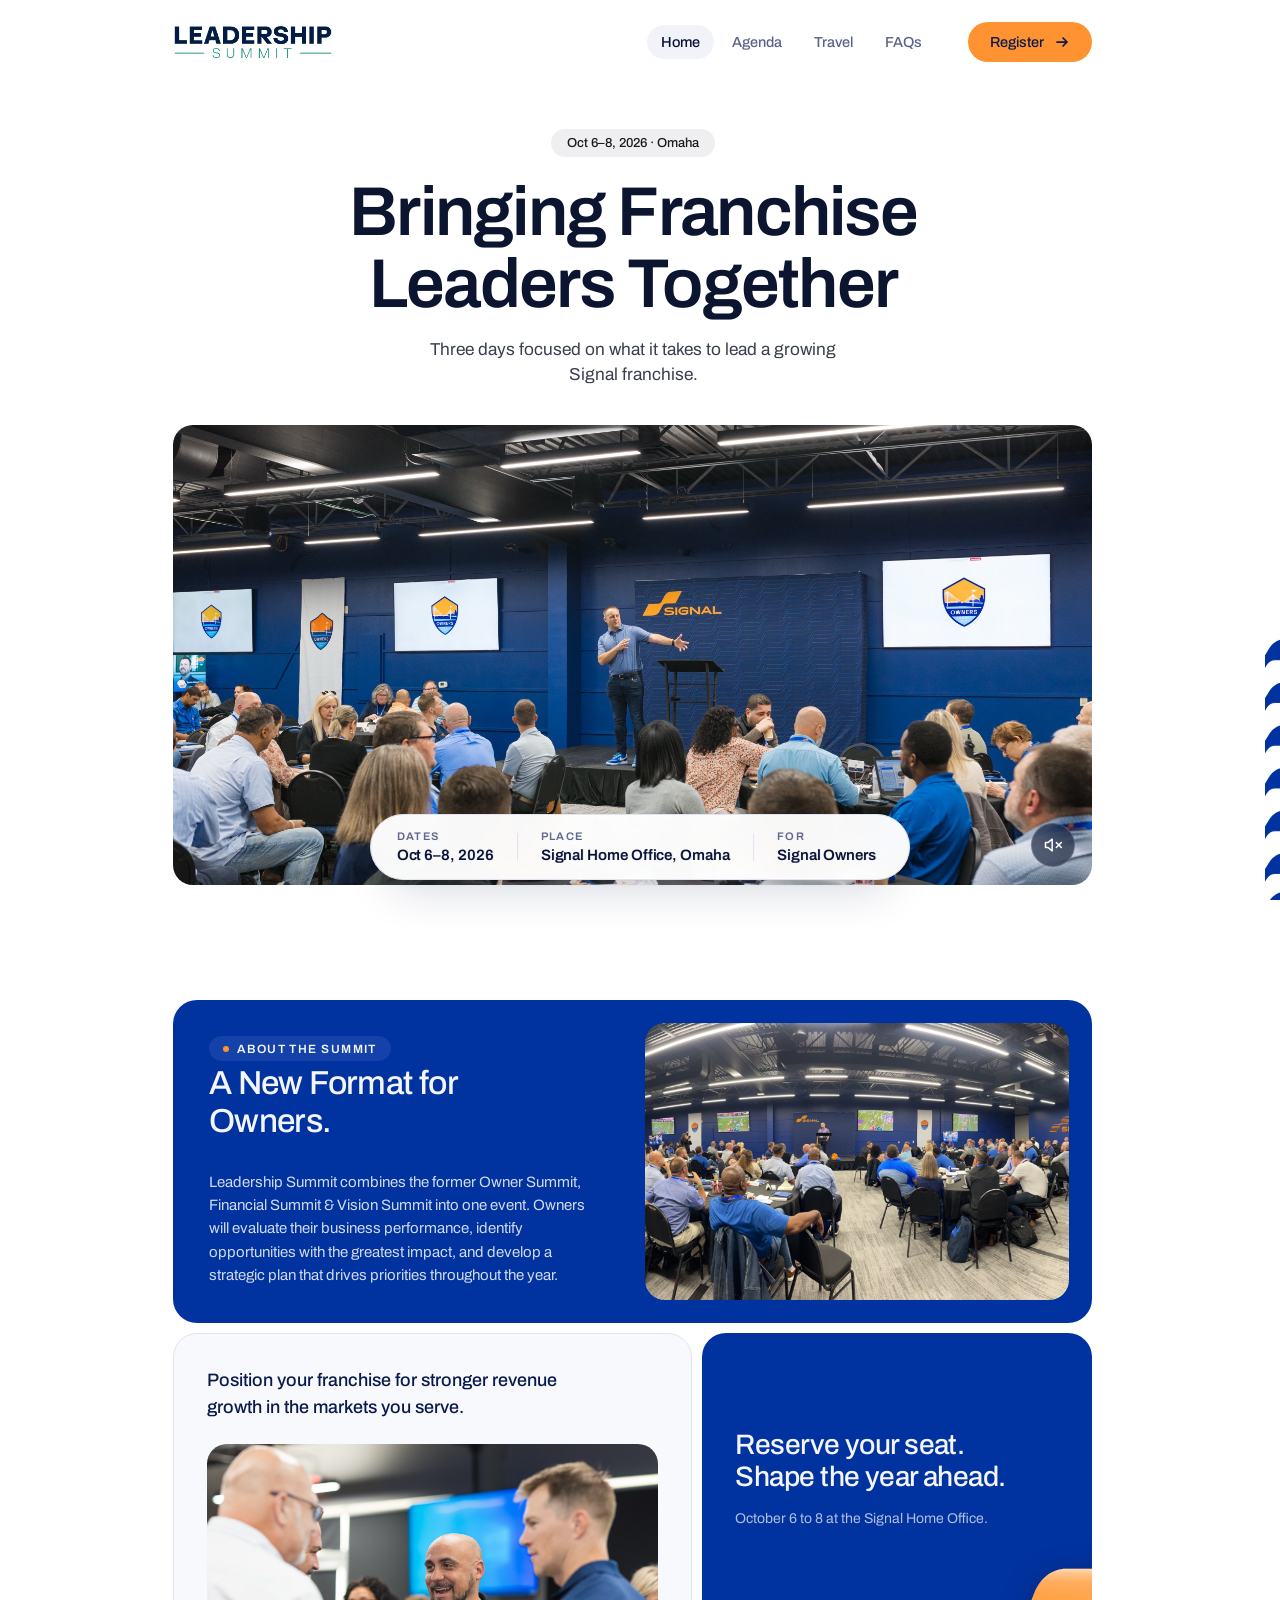
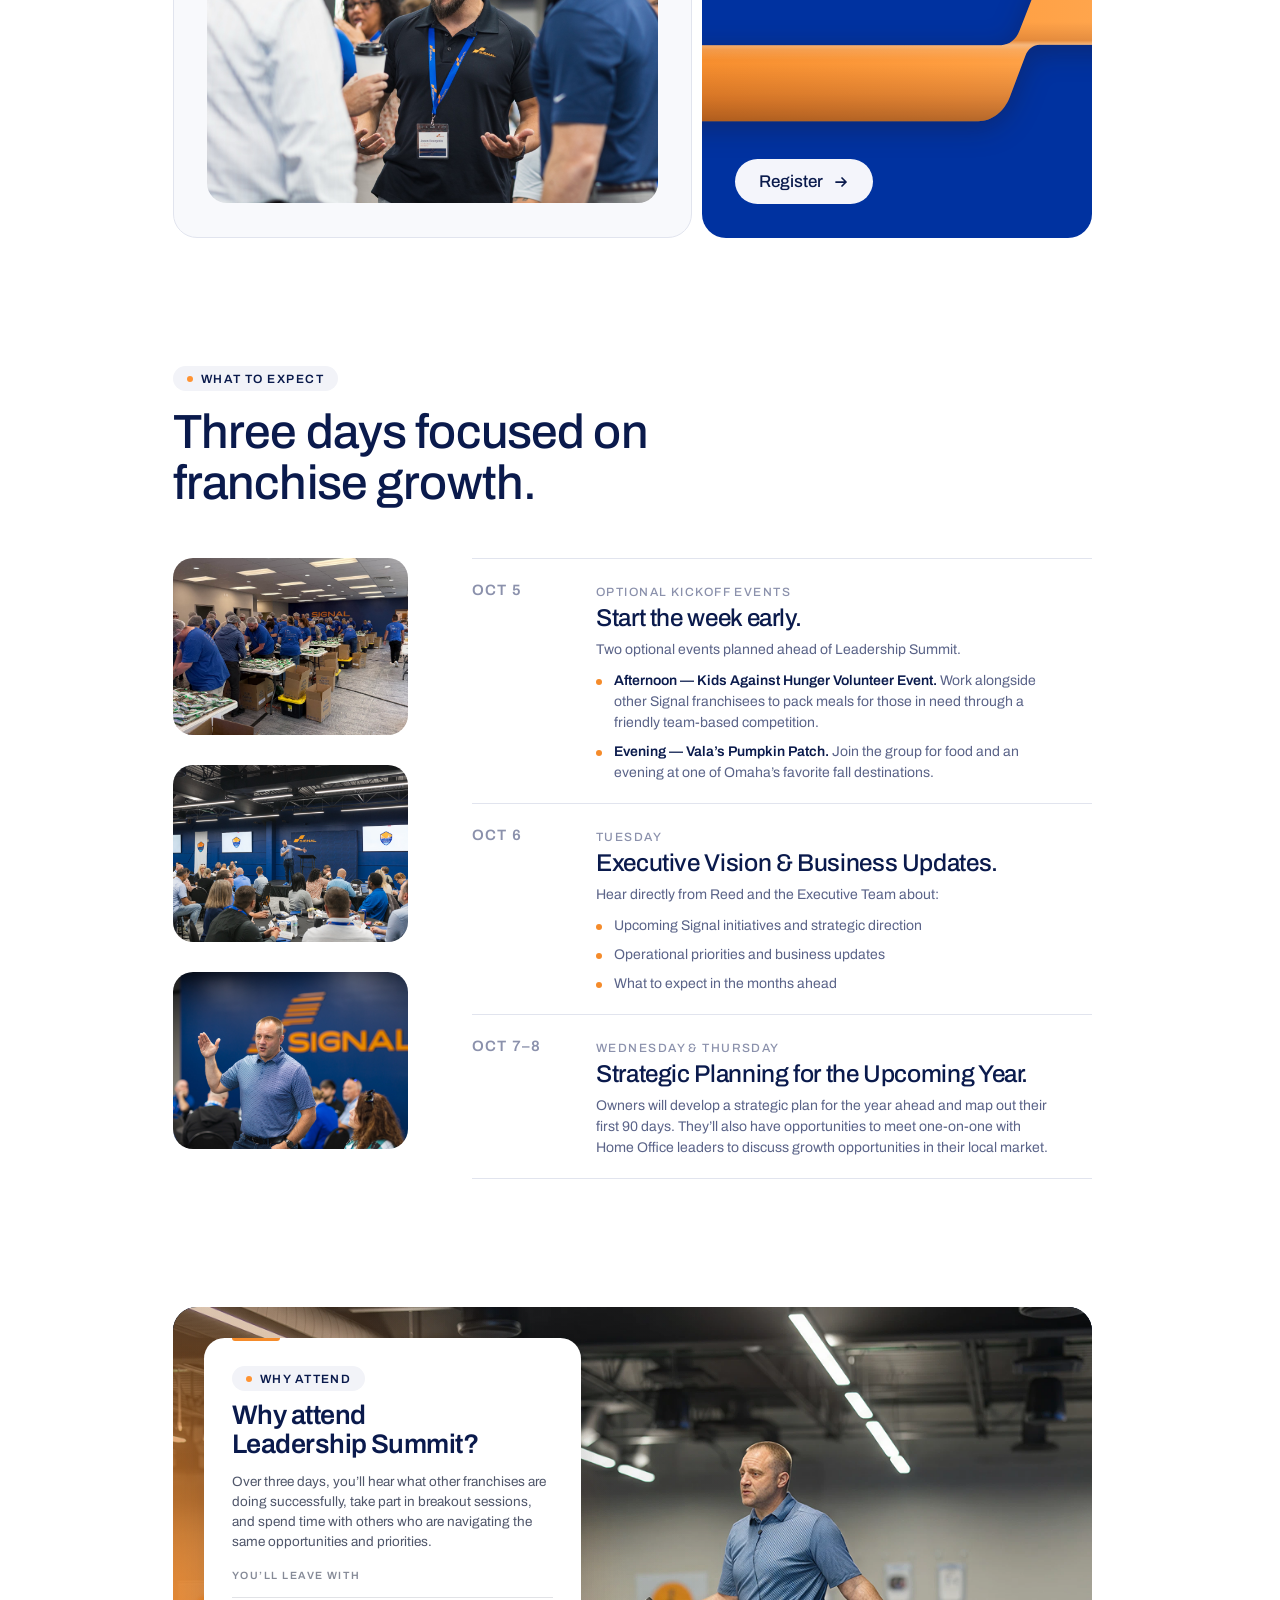
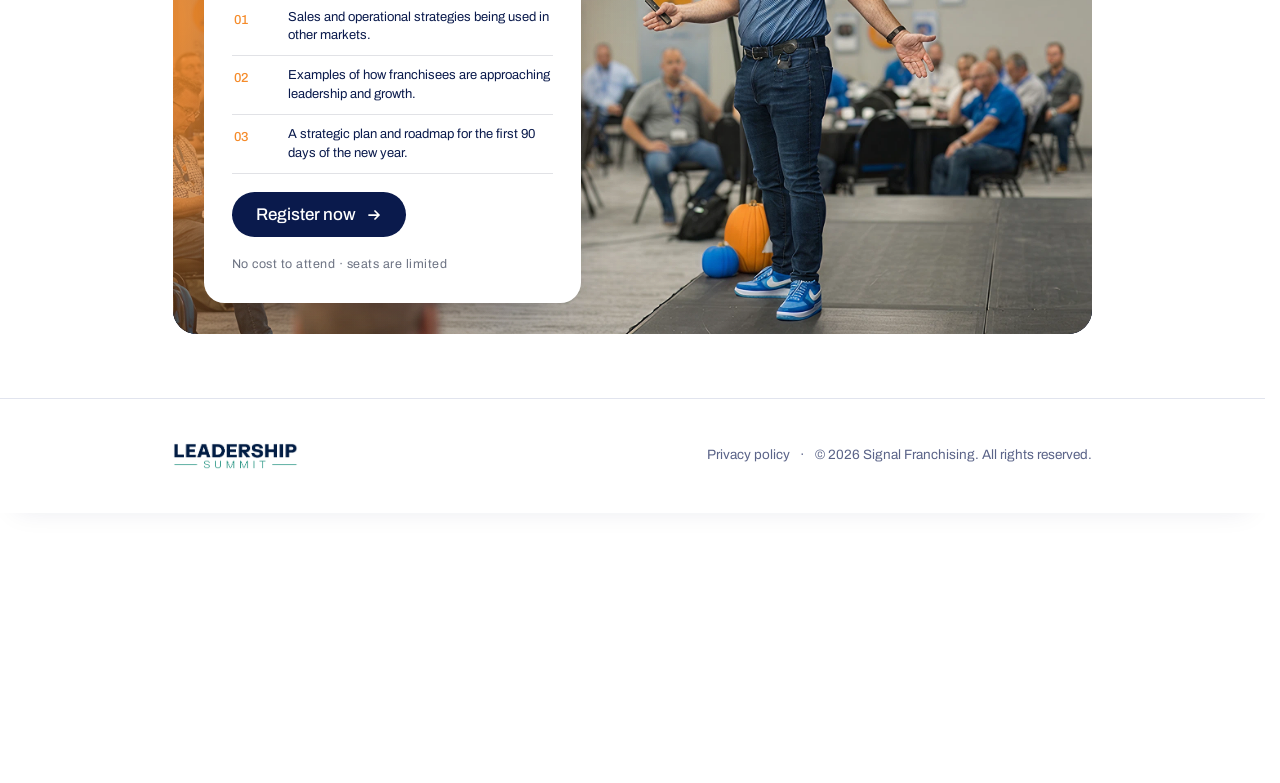
<file: index.html>
<!doctype html>
<html lang="en" class="v5">
  <head>
    <meta charset="utf-8" />
    <meta name="viewport" content="width=device-width, initial-scale=1" />
    <title>Leadership Summit 2026. The whole network, in one room.</title>
    <meta
      name="description"
      content="Three days in Omaha for the people running and growing Signal franchises. October 6 to 8, 2026."
    />
    <!-- Preload the hero video poster so the LCP image starts decoding before CSS finishes parsing. -->
    <link rel="preload" as="image" href="assets/photos/SignalOwnerSummit2024-7062.jpg" fetchpriority="high" />
    <link rel="icon" type="image/svg+xml" href="assets/favicon.svg" />
    <link rel="stylesheet" href="css/shared.css" />
    <link rel="stylesheet" href="css/variation-5.css?v=206-footer-revert" />
  </head>
  <body class="v5">
    <!-- ============ NAV ============ -->
    <header class="v5__nav">
      <div class="v5__nav-inner">
        <a class="v5__brand" href="index.html" aria-label="Leadership Summit 2026">
          <img class="v5__brand-mark" src="assets/Logo Coloured.png" alt="Leadership Summit" />
        </a>
        <nav>
          <ul class="v5__nav-links">
            <li><a class="v5__nav-link" href="index.html" aria-current="page">Home</a></li>
            <li><a class="v5__nav-link" href="v5-agenda.html">Agenda</a></li>
            <li><a class="v5__nav-link" href="v5-travel.html">Travel</a></li>
            <li><a class="v5__nav-link" href="v5-faqs.html">FAQs</a></li>
          </ul>
        </nav>
        <a class="v5__btn v5__btn--primary v5__nav-cta" href="https://apps.theframebrand.com/events/event_attendee_registration.php?event_id=event-1119566627-1172477814" target="_blank" rel="noopener">
          Register
          <svg class="v5__btn-arrow" viewBox="0 0 16 16" fill="none" stroke="currentColor" stroke-width="1.75" stroke-linecap="round" stroke-linejoin="round" aria-hidden="true">
            <path d="M3 8h10M9 4l4 4-4 4" />
          </svg>
        </a>
        <button class="v5__nav-toggle" type="button" aria-label="Open menu" aria-expanded="false" aria-controls="v5MobileMenu">
          <span class="v5__nav-toggle-bar"></span>
          <span class="v5__nav-toggle-bar"></span>
        </button>
      </div>
    </header>
    <div class="v5__mobile-menu" id="v5MobileMenu" hidden aria-hidden="true">
      <div class="v5__mobile-menu-inner">
        <nav class="v5__mobile-nav" aria-label="Primary">
          <a class="v5__mobile-link" href="index.html" aria-current="page">Home</a>
          <a class="v5__mobile-link" href="v5-agenda.html">Agenda</a>
          <a class="v5__mobile-link" href="v5-travel.html">Travel</a>
          <a class="v5__mobile-link" href="v5-faqs.html">FAQs</a>
        </nav>
        <a class="v5__btn v5__btn--primary v5__mobile-cta" href="https://apps.theframebrand.com/events/event_attendee_registration.php?event_id=event-1119566627-1172477814" target="_blank" rel="noopener">
          Register
          <svg class="v5__btn-arrow" viewBox="0 0 16 16" fill="none" stroke="currentColor" stroke-width="1.75" stroke-linecap="round" stroke-linejoin="round" aria-hidden="true">
            <path d="M3 8h10M9 4l4 4-4 4" />
          </svg>
        </a>
        <div class="v5__mobile-meta">
          <span class="v5__mobile-meta-label">Oct 6–8, 2026</span>
          <span class="v5__mobile-meta-sep">·</span>
          <span class="v5__mobile-meta-label">Omaha, NE</span>
        </div>
      </div>
    </div>

    <main>
      <!-- ============ HERO ============ -->
      <section class="v5__hero v5__hero--centered">
        <div class="v5__wrap">
          <div class="v5__hero-stack">
            <span class="v5__eyebrow v5__hero-eyebrow" data-reveal data-reveal-delay="1">Oct 6&ndash;8, 2026 &middot; Omaha</span>
            <h1 class="v5__hero-headline" data-reveal data-reveal-delay="2">Bringing Franchise Leaders Together</h1>
            <p class="v5__hero-subhead" data-reveal data-reveal-delay="2">Three days focused on what it takes to lead a growing Signal franchise.</p>
            <div class="v5__hero-media v5__hero-media--video is-playing" data-reveal="fade" data-reveal-delay="3">
              <video class="v5__hero-video" id="v5HeroVideo"
                preload="auto"
                autoplay
                muted
                loop
                playsinline
                poster="assets/photos/SignalOwnerSummit2024-7062.jpg"
                src="https://h1sy8gdvspahitem.private.blob.vercel-storage.com/hero_video.mp4?vercel-blob-delegation=[base64].PtAmXbWXco87khxQmZAfD7xPWo6w8dkjGWpKI3MCw9k&amp;vercel-blob-signature=_eUt73vXTlgK1vC-mkyhjNAz-nxa8_A-KPFf32S_a4U"></video>
              <button class="v5__hero-mute" type="button" aria-pressed="true" aria-controls="v5HeroVideo" aria-label="Unmute video">
                <svg class="v5__hero-mute-icon v5__hero-mute-icon--off" viewBox="0 0 24 24" fill="none" stroke="currentColor" stroke-width="1.8" stroke-linecap="round" stroke-linejoin="round" aria-hidden="true">
                  <path d="M11 5 6 9H3v6h3l5 4z" />
                  <path d="M22 9l-6 6" />
                  <path d="M16 9l6 6" />
                </svg>
                <svg class="v5__hero-mute-icon v5__hero-mute-icon--on" viewBox="0 0 24 24" fill="none" stroke="currentColor" stroke-width="1.8" stroke-linecap="round" stroke-linejoin="round" aria-hidden="true">
                  <path d="M11 5 6 9H3v6h3l5 4z" />
                  <path d="M15.5 8.5a5 5 0 0 1 0 7" />
                  <path d="M18.5 5.5a9 9 0 0 1 0 13" />
                </svg>
              </button>
            </div>
          </div>
        </div>
      </section>

      <!-- ============ COMPOSITE SECTION ============ -->
      <section class="v5__section">
        <div class="v5__wrap">
          <div class="v5__composite" data-reveal="fade">

            <!-- Row 1: Single dark card containing both copy and image -->
            <div class="v5__composite-row v5__composite-row--top">
              <div class="v5__composite-main">
                <div class="v5__composite-main-body">
                  <span class="v5__eyebrow v5__eyebrow--on-dark">About the summit</span>
                  <h2>
                    A New Format for Owners.
                  </h2>
                  <p class="v5__composite-main-lede">
                    Leadership Summit combines the former Owner Summit, Financial
                    Summit &amp; Vision Summit into one event. Owners will evaluate
                    their business performance, identify opportunities with the
                    greatest impact, and develop a strategic plan that drives
                    priorities throughout the year.
                  </p>
                </div>
                <div class="v5__composite-main-image">
                  <img loading="lazy" decoding="async" src="assets/photos/1.jpg" alt="Signal franchise owners gathered in working sessions at Leadership Summit" />
                </div>
              </div>
            </div>

            <!-- Row 2: Dark mission card + accent CTA card -->
            <div class="v5__composite-row v5__composite-row--bottom">
              <div class="v5__composite-mission">
                <p class="v5__composite-mission-body">
                  Position your franchise for stronger revenue growth in the markets you serve.
                </p>
                <div class="v5__composite-mission-photo">
                  <img loading="lazy" decoding="async" src="assets/photos/SignalOwnerSummit2024-1065.jpg" alt="Owners in a working session" />
                  <span class="v5__tag v5__tag--a"><svg viewBox="0 0 16 16" aria-hidden="true"><circle cx="6" cy="5.5" r="2"/><circle cx="11" cy="5.5" r="2"/><path d="M2 13c0-2 1.8-3.5 4-3.5s4 1.5 4 3.5"/><path d="M9 13c0-2 1.8-3.5 4-3.5"/></svg>Leadership</span>
                  <span class="v5__tag v5__tag--b"><svg viewBox="0 0 16 16" aria-hidden="true"><circle cx="8" cy="8" r="2.5"/><path d="M8 1.5v2M8 12.5v2M1.5 8h2M12.5 8h2M3.4 3.4l1.4 1.4M11.2 11.2l1.4 1.4M3.4 12.6l1.4-1.4M11.2 4.8l1.4-1.4"/></svg>Operations</span>
                  <span class="v5__tag v5__tag--c"><svg viewBox="0 0 16 16" aria-hidden="true"><path d="M2 12l4-4 3 3 5-6"/><path d="M10 5h4v4"/></svg>Sales</span>
                </div>
              </div>

              <div class="v5__composite-cta">
                <div>
                  <h3>Reserve your seat.<br />Shape the year ahead.</h3>
                  <p>
                    October 6 to 8 at the Signal Home Office.
                  </p>
                </div>
                <div id="cta-ribbon" class="v5__composite-cta-swoosh" aria-hidden="true">
                  <svg class="v5__signal-ribbon" viewBox="0 0 2743 270" preserveAspectRatio="none" xmlns="http://www.w3.org/2000/svg">
                    <defs>
                      <!-- HERO gradient — premium tonal range: terracotta anchor → brand-orange peak →
                           refined peach. Each stop shifts in hue + chroma + L, not just L. -->
                      <linearGradient id="v5sr-hero" x1="0" y1="0" x2="2743" y2="270" gradientUnits="userSpaceOnUse">
                        <stop offset="0%"   stop-color="#C75A1A"/>  <!-- deep terracotta anchor -->
                        <stop offset="12%"  stop-color="#E16E1F"/>  <!-- fired orange -->
                        <stop offset="30%"  stop-color="#F58B2A"/>  <!-- Signal-orange -->
                        <stop offset="55%"  stop-color="#FF9E40"/>  <!-- peak warmth -->
                        <stop offset="78%"  stop-color="#FFAE5C"/>  <!-- sunlit -->
                        <stop offset="100%" stop-color="#FFC07A"/>  <!-- refined peach (still saturated) -->
                      </linearGradient>
                      <!-- DEPTH — burnt sienna shadow on the bottom edge of both bands.
                           Cooler red undertone, not muddy brown. -->
                      <linearGradient id="v5sr-depth" x1="0" y1="0" x2="0" y2="270" gradientUnits="userSpaceOnUse">
                        <stop offset="0%"   stop-color="#5C1E08" stop-opacity="0.00"/>
                        <stop offset="35%"  stop-color="#5C1E08" stop-opacity="0.00"/>
                        <stop offset="47%"  stop-color="#5C1E08" stop-opacity="0.16"/>
                        <stop offset="52%"  stop-color="#5C1E08" stop-opacity="0.04"/>
                        <stop offset="62%"  stop-color="#5C1E08" stop-opacity="0.00"/>
                        <stop offset="82%"  stop-color="#5C1E08" stop-opacity="0.18"/>
                        <stop offset="100%" stop-color="#3A1206" stop-opacity="0.38"/>
                      </linearGradient>
                      <!-- SPECULAR — tighter, sharper catch-light at the top edge of both bands.
                           Falloff happens fast for that "polished metal" precision. -->
                      <linearGradient id="v5sr-specular" x1="0" y1="0" x2="0" y2="270" gradientUnits="userSpaceOnUse">
                        <stop offset="0%"  stop-color="#FFFFFF" stop-opacity="0.58"/>
                        <stop offset="3%"  stop-color="#FFFFFF" stop-opacity="0.36"/>
                        <stop offset="9%"  stop-color="#FFFFFF" stop-opacity="0.10"/>
                        <stop offset="18%" stop-color="#FFFFFF" stop-opacity="0.00"/>
                        <stop offset="47%" stop-color="#FFFFFF" stop-opacity="0.00"/>
                        <stop offset="50%" stop-color="#FFFFFF" stop-opacity="0.32"/>
                        <stop offset="53%" stop-color="#FFFFFF" stop-opacity="0.14"/>
                        <stop offset="60%" stop-color="#FFFFFF" stop-opacity="0.00"/>
                        <stop offset="100%" stop-color="#FFFFFF" stop-opacity="0.00"/>
                      </linearGradient>
                      <!-- SHIMMER — warm cream-tinted sweep, reads as light not pixels. -->
                      <linearGradient id="v5sr-shimmer" x1="0" y1="135" x2="1070" y2="135" gradientUnits="userSpaceOnUse">
                        <stop offset="0%"   stop-color="#FFFFFF" stop-opacity="0"/>
                        <stop offset="28%"  stop-color="#FFF6E8" stop-opacity="0.16"/>
                        <stop offset="50%"  stop-color="#FFFAF0" stop-opacity="0.50"/>
                        <stop offset="72%"  stop-color="#FFF6E8" stop-opacity="0.16"/>
                        <stop offset="100%" stop-color="#FFFFFF" stop-opacity="0"/>
                      </linearGradient>
                      <clipPath id="v5sr-clip">
                        <path d="M0 269.838V135.306H1594.94C1611.44 135.306 1626.46 125.793 1633.51 110.877L1665.72 42.7502C1678.06 16.6477 1704.34 0 1733.21 0H2742.11V136.079L1676.77 134.563C1663.8 134.544 1652.01 142.11 1646.63 153.911L1613.71 226.147C1601.57 252.76 1575.02 269.838 1545.77 269.838H0Z"/>
                      </clipPath>
                    </defs>
                    <!-- HERO gradient (the band's base color). No outer halo, no blurs.
                         Crisp edge against the blue card is the premium move. -->
                    <path d="M0 269.838V135.306H1594.94C1611.44 135.306 1626.46 125.793 1633.51 110.877L1665.72 42.7502C1678.06 16.6477 1704.34 0 1733.21 0H2742.11V136.079L1676.77 134.563C1663.8 134.544 1652.01 142.11 1646.63 153.911L1613.71 226.147C1601.57 252.76 1575.02 269.838 1545.77 269.838H0Z" fill="url(#v5sr-hero)"/>
                    <!-- DEPTH — burnt sienna shadow at the bottom edge of each band (multiply). -->
                    <path d="M0 269.838V135.306H1594.94C1611.44 135.306 1626.46 125.793 1633.51 110.877L1665.72 42.7502C1678.06 16.6477 1704.34 0 1733.21 0H2742.11V136.079L1676.77 134.563C1663.8 134.544 1652.01 142.11 1646.63 153.911L1613.71 226.147C1601.57 252.76 1575.02 269.838 1545.77 269.838H0Z" fill="url(#v5sr-depth)" style="mix-blend-mode:multiply"/>
                    <!-- SPECULAR — sharp catch-light at the top edge of each band (screen). -->
                    <path d="M0 269.838V135.306H1594.94C1611.44 135.306 1626.46 125.793 1633.51 110.877L1665.72 42.7502C1678.06 16.6477 1704.34 0 1733.21 0H2742.11V136.079L1676.77 134.563C1663.8 134.544 1652.01 142.11 1646.63 153.911L1613.71 226.147C1601.57 252.76 1575.02 269.838 1545.77 269.838H0Z" fill="url(#v5sr-specular)" style="mix-blend-mode:screen"/>
                    <!-- SHIMMER — animated sweep (clipped to silhouette). -->
                    <g clip-path="url(#v5sr-clip)" style="mix-blend-mode:screen">
                      <rect class="v5__signal-ribbon__shimmer" x="0" y="0" width="1070" height="270" fill="url(#v5sr-shimmer)"/>
                    </g>
                  </svg>
                </div>
                <div class="v5__composite-cta-foot">
                  <a class="v5__btn v5__btn--primary" href="https://apps.theframebrand.com/events/event_attendee_registration.php?event_id=event-1119566627-1172477814" target="_blank" rel="noopener">
                    Register
                    <svg class="v5__btn-arrow" viewBox="0 0 16 16" fill="none" stroke="currentColor" stroke-width="1.75" stroke-linecap="round" stroke-linejoin="round" aria-hidden="true"><path d="M3 8h10M9 4l4 4-4 4" /></svg>
                  </a>
                </div>
              </div>
            </div>

          </div>
        </div>
      </section>

      <!-- ============ THE THREE DAYS ============ -->
      <section class="v5__section">
        <div class="v5__wrap">
          <div class="v5__section-head">
            <span class="v5__eyebrow">What to expect</span>
            <h2 class="v5__section-h">Three days focused on<br />franchise growth.</h2>
          </div>

          <div class="v5__days">
            <div class="v5__days-images">
              <figure class="v5__days-img">
                <img loading="lazy" decoding="async" src="assets/photos/2.jpg" alt="Signal franchisees packing meals at the Kids Against Hunger volunteer event" />
              </figure>
              <figure class="v5__days-img">
                <img loading="lazy" decoding="async" src="assets/photos/SignalOwnerSummit2024-7062.jpg" alt="Leadership session" />
              </figure>
              <figure class="v5__days-img">
                <img loading="lazy" decoding="async" src="assets/photos/SignalOwnerSummit2024-1281.jpg" alt="Breakout discussion" />
              </figure>
            </div>

            <ol class="v5__days-list">
              <li class="v5__day v5__day--optional" data-reveal data-reveal-delay="1">
                <span class="v5__day-num">Oct 5</span>
                <div>
                  <span class="v5__day-date">Optional Kickoff Events</span>
                  <h3 class="v5__day-title">Start the week early.</h3>
                  <p class="v5__day-body">
                    Two optional events planned ahead of Leadership Summit.
                  </p>
                  <ul class="v5__day-sub">
                    <li>
                      <strong>Afternoon &mdash; Kids Against Hunger Volunteer Event.</strong>
                      Work alongside other Signal franchisees to pack meals for those
                      in need through a friendly team-based competition.
                    </li>
                    <li>
                      <strong>Evening &mdash; Vala&rsquo;s Pumpkin Patch.</strong>
                      Join the group for food and an evening at one of Omaha&rsquo;s
                      favorite fall destinations.
                    </li>
                  </ul>
                </div>
              </li>
              <li class="v5__day" data-reveal data-reveal-delay="2">
                <span class="v5__day-num">Oct 6</span>
                <div>
                  <span class="v5__day-date">Tuesday</span>
                  <h3 class="v5__day-title">Executive Vision &amp; Business Updates.</h3>
                  <p class="v5__day-body">
                    Hear directly from Reed and the Executive Team about:
                  </p>
                  <ul class="v5__day-sub">
                    <li>Upcoming Signal initiatives and strategic direction</li>
                    <li>Operational priorities and business updates</li>
                    <li>What to expect in the months ahead</li>
                  </ul>
                </div>
              </li>
              <li class="v5__day" data-reveal data-reveal-delay="3">
                <span class="v5__day-num">Oct 7&ndash;8</span>
                <div>
                  <span class="v5__day-date">Wednesday &amp; Thursday</span>
                  <h3 class="v5__day-title">Strategic Planning for the Upcoming Year.</h3>
                  <p class="v5__day-body">
                    Owners will develop a strategic plan for the year ahead and map
                    out their first 90 days. They&rsquo;ll also have opportunities
                    to meet one-on-one with Home Office leaders to discuss growth
                    opportunities in their local market.
                  </p>
                </div>
              </li>
            </ol>
          </div>
        </div>
      </section>

      <!-- ============ WHY ATTEND ============ -->
      <section class="v5__section v5__section--why">
        <div class="v5__wrap">
          <div class="v5__why" data-reveal="fade">

            <!-- Media column: clean anchor photo -->
            <figure class="v5__why-media">
              <img
                class="v5__why-photo"
                loading="lazy"
                decoding="async"
                src="assets/photos/why-attend.png"
                alt="Signal franchise owner presenting to a roomful of owners at Leadership Summit" />
            </figure>

            <!-- Content column: dark card -->
            <article class="v5__why-card">
              <header class="v5__why-card-head">
                <span class="v5__eyebrow">Why attend</span>
                <h2 class="v5__why-h">Why attend<br />Leadership&nbsp;Summit?</h2>
              </header>

              <p class="v5__why-lede">
                Over three days, you&rsquo;ll hear what other franchises are doing
                successfully, take part in breakout sessions, and spend time with
                others who are navigating the same opportunities and priorities.
              </p>

              <p class="v5__why-leave">You&rsquo;ll leave with</p>
              <ol class="v5__why-list">
                <li>
                  <span class="v5__why-list-num">01</span>
                  <span class="v5__why-list-text">Sales and operational strategies being used in other markets.</span>
                </li>
                <li>
                  <span class="v5__why-list-num">02</span>
                  <span class="v5__why-list-text">Examples of how franchisees are approaching leadership and growth.</span>
                </li>
                <li>
                  <span class="v5__why-list-num">03</span>
                  <span class="v5__why-list-text">A strategic plan and roadmap for the first 90 days of the new year.</span>
                </li>
              </ol>

              <div class="v5__why-cta">
                <a class="v5__btn v5__btn--primary" href="https://apps.theframebrand.com/events/event_attendee_registration.php?event_id=event-1119566627-1172477814" target="_blank" rel="noopener">
                  Register now
                  <svg class="v5__btn-arrow" viewBox="0 0 16 16" fill="none" stroke="currentColor" stroke-width="1.75" stroke-linecap="round" stroke-linejoin="round" aria-hidden="true"><path d="M3 8h10M9 4l4 4-4 4"/></svg>
                </a>
                <span class="v5__why-cta-note">No cost to attend &middot; seats are limited</span>
              </div>
            </article>

          </div>
        </div>
      </section>


    </main>

    <!-- ============ FOOTER ============ -->
    <footer class="v5__footer-min">
      <div class="v5__wrap">
        <div class="v5__footer-min-row">
          <a class="v5__footer-min-brand" href="index.html" aria-label="Leadership Summit 2026">
            <img src="assets/Logo Coloured.png" alt="Leadership Summit" />
          </a>
          <div class="v5__footer-min-legal">
          <a class="v5__footer-min-link" href="#">Privacy policy</a>
            <span class="v5__footer-min-sep" aria-hidden="true">&middot;</span>
            <span>&copy; 2026 Signal Franchising. All rights reserved.</span>
          </div>
        </div>
      </div>
    </footer>

    <!-- ============ PAGE PATTERN BED (fixed, revealed under footer) ============ -->
    <div class="v5__page-pattern" aria-hidden="true"></div>

    <!-- ============ FLOATING INFO DOCK ============ -->
    <aside class="v5__dock" aria-label="Summit details and register">
      <div class="v5__dock-item">
        <span class="v5__dock-label">Dates</span>
        <span class="v5__dock-value">Oct 6&ndash;8, 2026</span>
      </div>
      <span class="v5__dock-rule" aria-hidden="true"></span>
      <div class="v5__dock-item">
        <span class="v5__dock-label">Place</span>
        <span class="v5__dock-value">Signal Home Office, Omaha</span>
      </div>
      <span class="v5__dock-rule" aria-hidden="true"></span>
      <div class="v5__dock-item">
        <span class="v5__dock-label">For</span>
        <span class="v5__dock-value">Signal Owners</span>
      </div>
      <a class="v5__dock-cta" href="https://apps.theframebrand.com/events/event_attendee_registration.php?event_id=event-1119566627-1172477814" target="_blank" rel="noopener">
        Register
        <svg viewBox="0 0 16 16" fill="none" stroke="currentColor" stroke-width="1.75" stroke-linecap="round" stroke-linejoin="round" aria-hidden="true"><path d="M3 8h10M9 4l4 4-4 4"/></svg>
      </a>
    </aside>
    <script>
      requestAnimationFrame(() => {
        const dock = document.querySelector('.v5__dock');
        if (!dock) return;
        dock.classList.add('is-ready');

        const cta = dock.querySelector('.v5__dock-cta');
        if (!cta) return;
        const hero = document.querySelector('.v5__hero');
        if (!hero || !('IntersectionObserver' in window)) {
          // Sub-page (no main hero) or no IO support: surface the CTA right away.
          cta.classList.add('is-visible');
          return;
        }
        const io = new IntersectionObserver((entries) => {
          entries.forEach((entry) => {
            cta.classList.toggle('is-visible', !entry.isIntersecting);
          });
        }, { threshold: 0 });
        io.observe(hero);
      });
    </script>
    <script src="js/v5-motion.js?v=9-no-hover"></script>

    <!-- Hero video mute/unmute toggle. Hides itself if the video has no audio track. -->
    <script>
      (() => {
        const video = document.getElementById('v5HeroVideo');
        const btn = document.querySelector('.v5__hero-mute');
        if (!video || !btn) return;

        const sync = () => {
          const muted = video.muted;
          btn.classList.toggle('is-on', !muted);
          btn.setAttribute('aria-pressed', String(muted));
          btn.setAttribute('aria-label', muted ? 'Unmute video' : 'Mute video');
        };

        // Only hide on a definitive "no audio" signal. webkitAudioDecodedByteCount
        // starts at 0 even on videos with audio (nothing decoded yet) — so we treat
        // a non-zero count as "has audio" and never use 0 as proof of "no audio".
        const checkAudio = () => {
          if (typeof video.mozHasAudio === 'boolean') {
            btn.hidden = !video.mozHasAudio;
          } else if (video.audioTracks && video.audioTracks.length === 0) {
            btn.hidden = true;
          }
        };

        btn.addEventListener('click', () => {
          video.muted = !video.muted;
          if (!video.muted && video.paused) video.play().catch(() => {});
          sync();
        });

        video.addEventListener('loadedmetadata', checkAudio);
        if (video.readyState >= 1) checkAudio();
        sync();
      })();
    </script>

  </body>
</html>
</file>
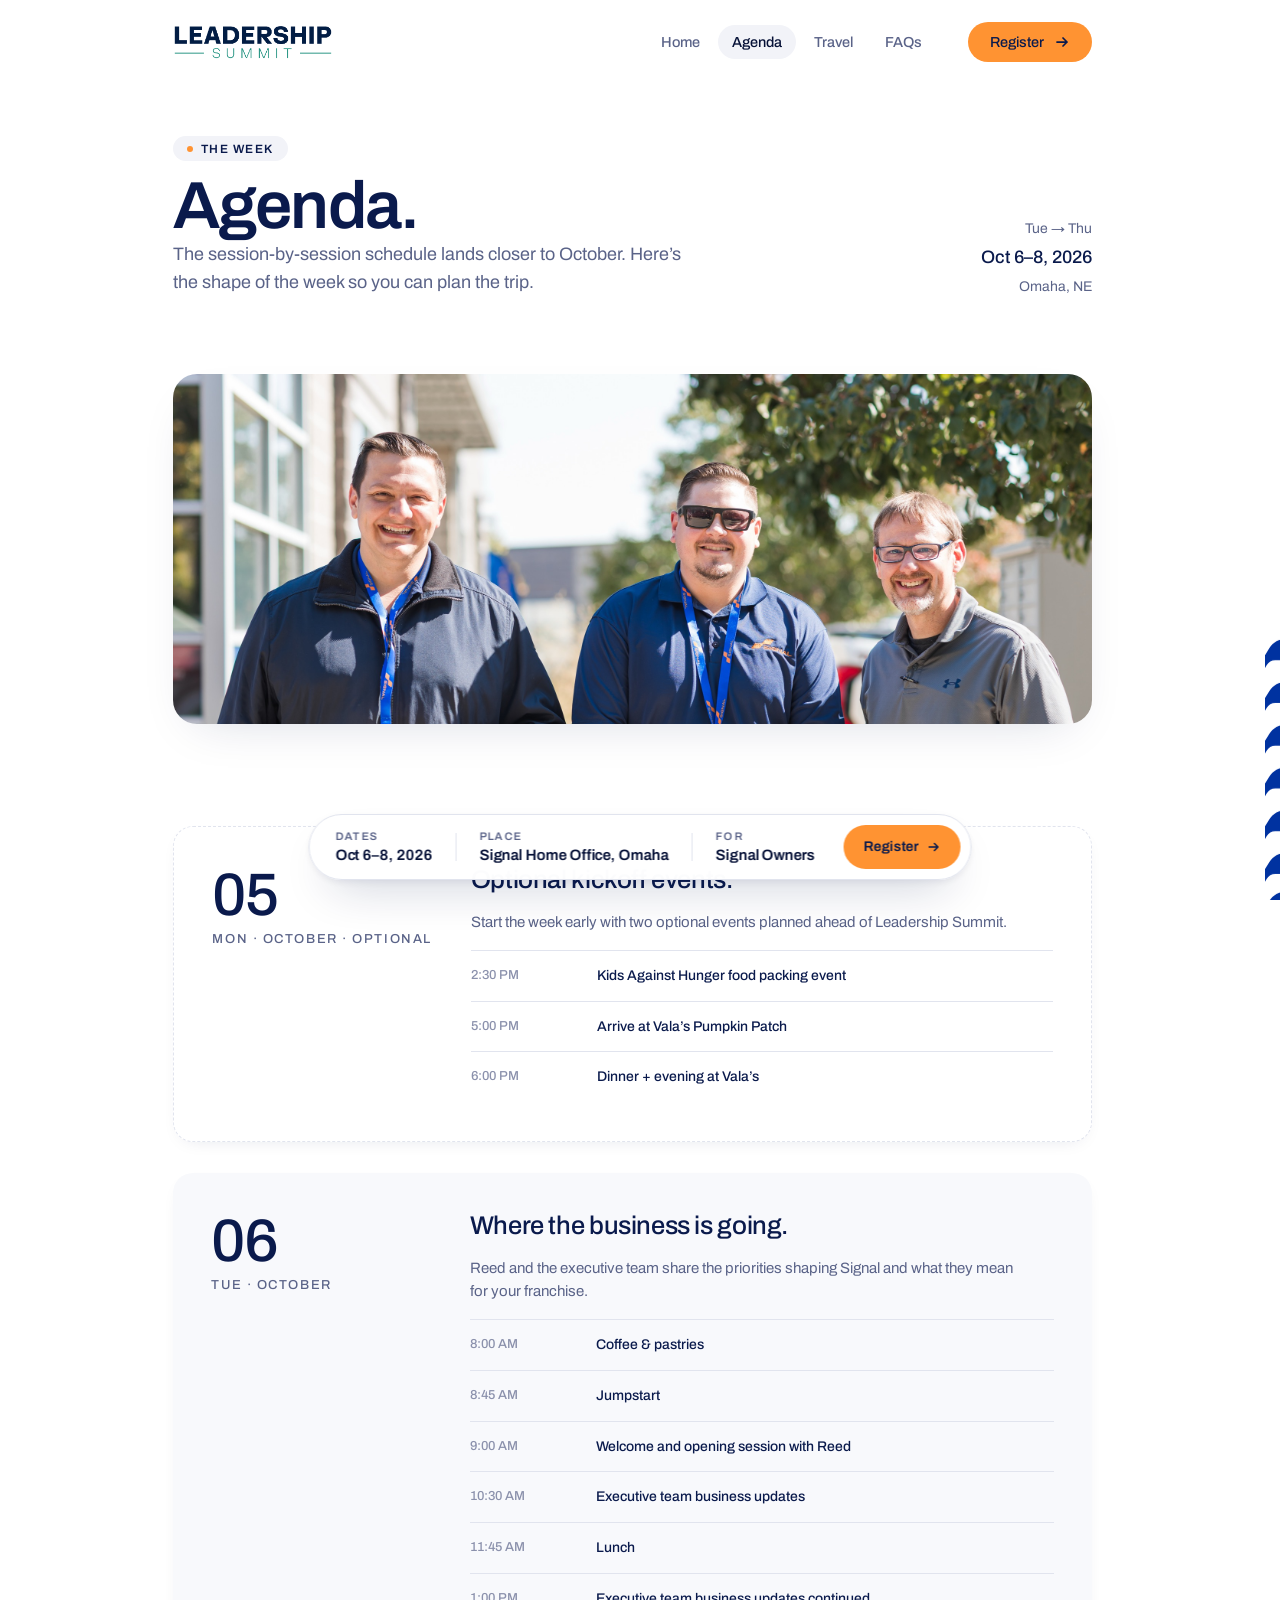
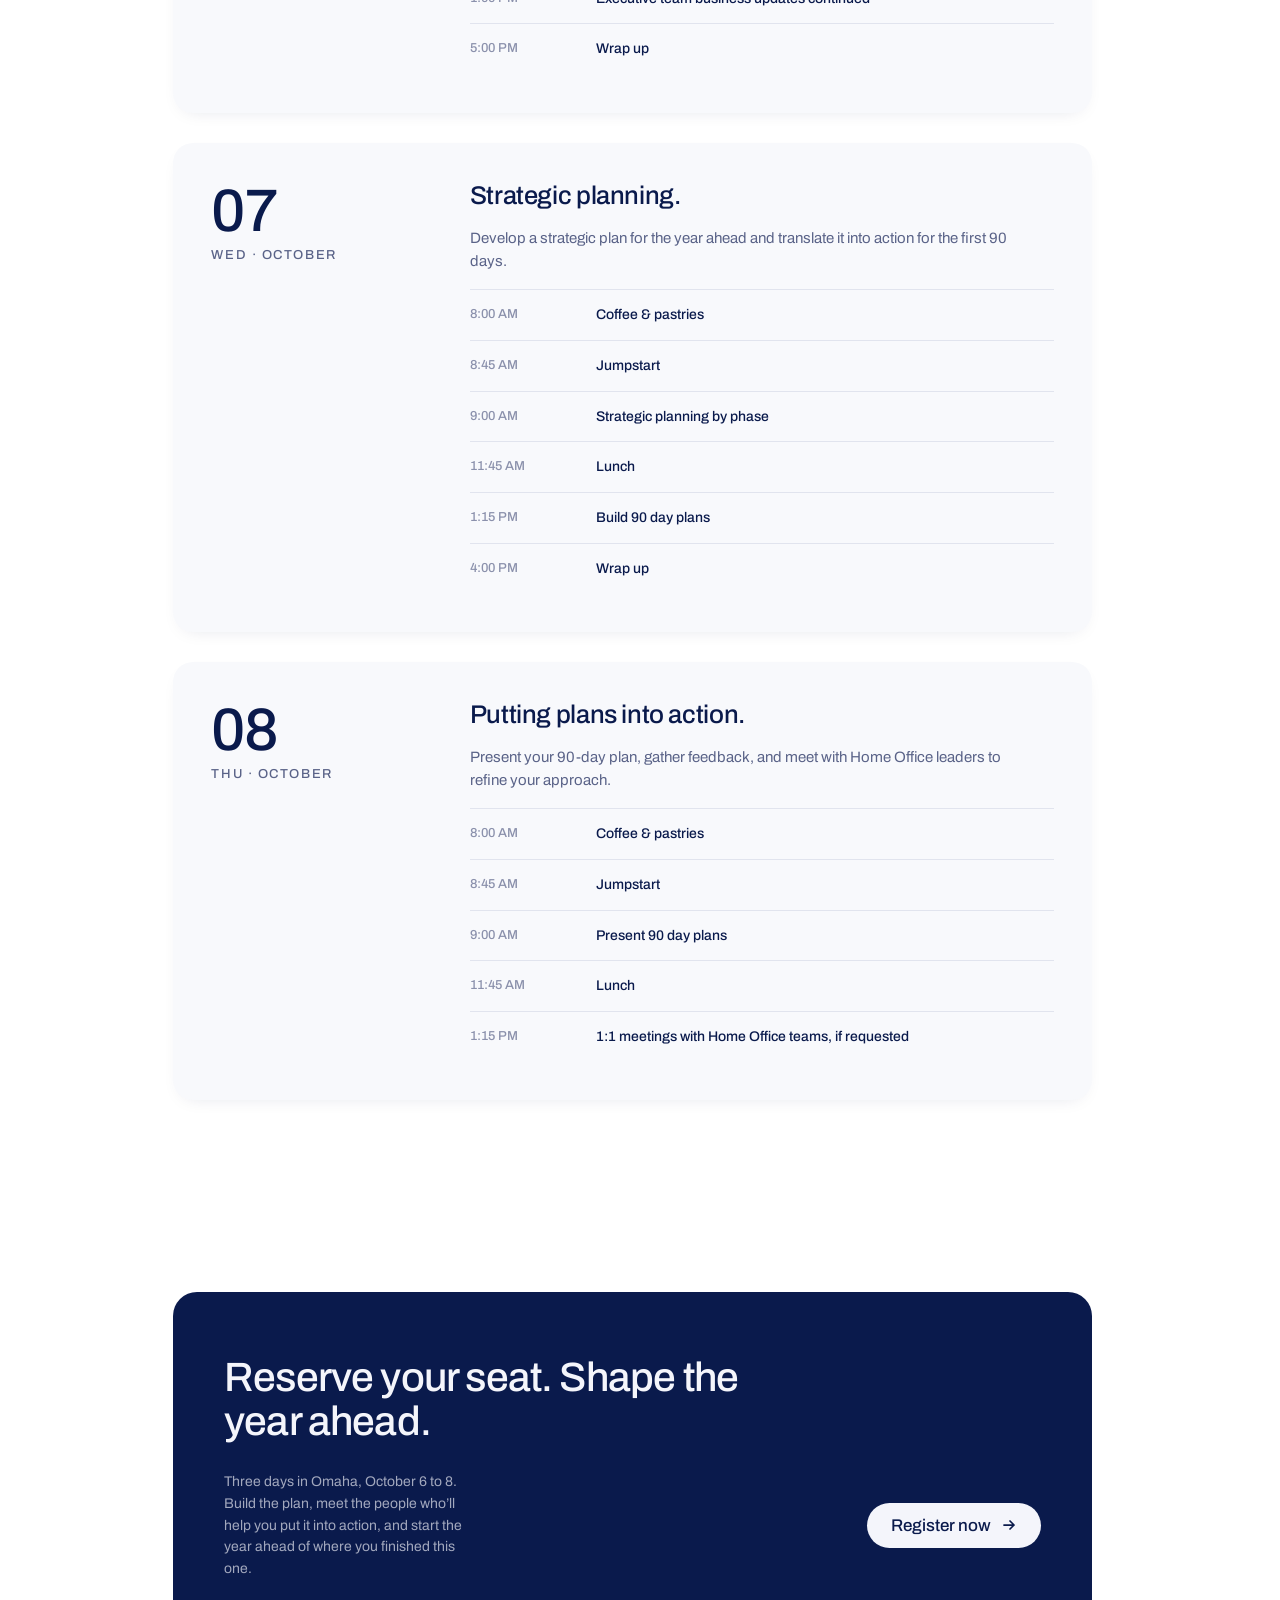
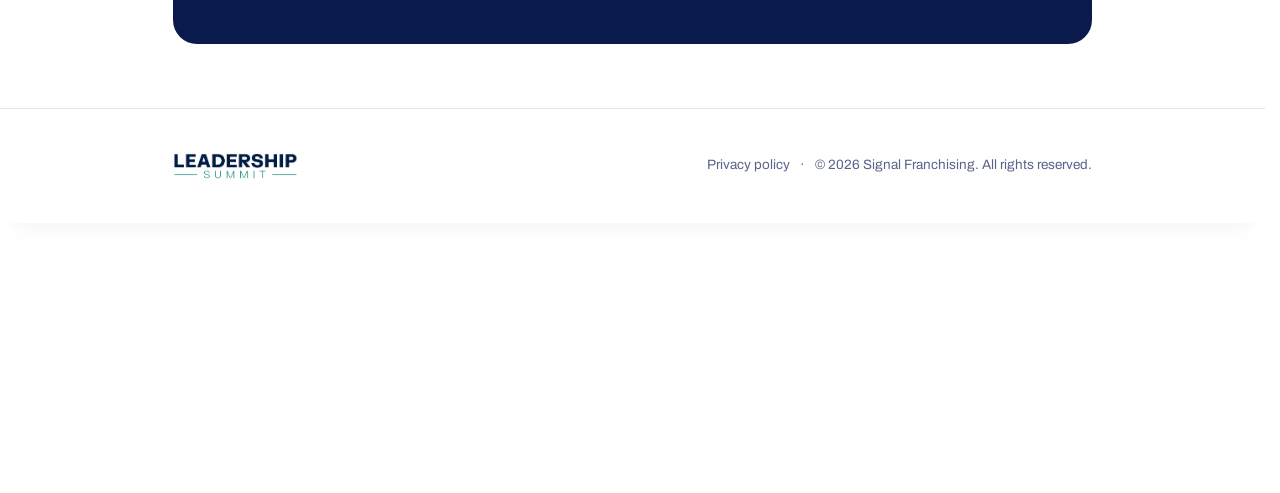
<file: v5-agenda.html>
<!doctype html>
<html lang="en" class="v5">
  <head>
    <meta charset="utf-8" />
    <meta name="viewport" content="width=device-width, initial-scale=1" />
    <title>Agenda. Leadership Summit 2026.</title>
    <meta name="description" content="The shape of three days at Leadership Summit 2026 in Omaha." />
    <link rel="icon" type="image/svg+xml" href="assets/favicon.svg" />
    <link rel="stylesheet" href="css/shared.css" />
    <link rel="stylesheet" href="css/variation-5.css?v=206-footer-revert" />
  </head>
  <body class="v5">
    <header class="v5__nav">
      <div class="v5__nav-inner">
        <a class="v5__brand" href="index.html" aria-label="Leadership Summit 2026">
          <img class="v5__brand-mark" src="assets/Logo Coloured.png" alt="Leadership Summit" />
        </a>
        <nav>
          <ul class="v5__nav-links">
            <li><a class="v5__nav-link" href="index.html">Home</a></li>
            <li><a class="v5__nav-link" href="v5-agenda.html" aria-current="page">Agenda</a></li>
            <li><a class="v5__nav-link" href="v5-travel.html">Travel</a></li>
            <li><a class="v5__nav-link" href="v5-faqs.html">FAQs</a></li>
          </ul>
        </nav>
        <a class="v5__btn v5__btn--primary v5__nav-cta" href="https://apps.theframebrand.com/events/event_attendee_registration.php?event_id=event-1119566627-1172477814" target="_blank" rel="noopener">
          Register
          <svg class="v5__btn-arrow" viewBox="0 0 16 16" fill="none" stroke="currentColor" stroke-width="1.75" stroke-linecap="round" stroke-linejoin="round" aria-hidden="true">
            <path d="M3 8h10M9 4l4 4-4 4" />
          </svg>
        </a>
        <button class="v5__nav-toggle" type="button" aria-label="Open menu" aria-expanded="false" aria-controls="v5MobileMenu">
          <span class="v5__nav-toggle-bar"></span>
          <span class="v5__nav-toggle-bar"></span>
        </button>
      </div>
    </header>
    <div class="v5__mobile-menu" id="v5MobileMenu" hidden aria-hidden="true">
      <div class="v5__mobile-menu-inner">
        <nav class="v5__mobile-nav" aria-label="Primary">
          <a class="v5__mobile-link" href="index.html">Home</a>
          <a class="v5__mobile-link" href="v5-agenda.html" aria-current="page">Agenda</a>
          <a class="v5__mobile-link" href="v5-travel.html">Travel</a>
          <a class="v5__mobile-link" href="v5-faqs.html">FAQs</a>
        </nav>
        <a class="v5__btn v5__btn--primary v5__mobile-cta" href="https://apps.theframebrand.com/events/event_attendee_registration.php?event_id=event-1119566627-1172477814" target="_blank" rel="noopener">
          Register
          <svg class="v5__btn-arrow" viewBox="0 0 16 16" fill="none" stroke="currentColor" stroke-width="1.75" stroke-linecap="round" stroke-linejoin="round" aria-hidden="true">
            <path d="M3 8h10M9 4l4 4-4 4" />
          </svg>
        </a>
        <div class="v5__mobile-meta">
          <span class="v5__mobile-meta-label">Oct 6–8, 2026</span>
          <span class="v5__mobile-meta-sep">·</span>
          <span class="v5__mobile-meta-label">Omaha, NE</span>
        </div>
      </div>
    </div>

    <main>
      <section class="v5__page-hero">
        <div class="v5__wrap">
          <div class="v5__page-hero-inner">
            <div data-reveal data-reveal-delay="1">
              <span class="v5__eyebrow">The week</span>
              <h1 class="v5__page-hero-title">Agenda.</h1>
              <p class="v5__lede v5__page-hero-lede">
                The session-by-session schedule lands closer to October. Here&rsquo;s
                the shape of the week so you can plan the trip.
              </p>
            </div>
            <div class="v5__page-hero-meta" data-reveal data-reveal-delay="2">
              <span>Tue &rarr; Thu</span>
              <strong>Oct 6&ndash;8, 2026</strong>
              <span>Omaha, NE</span>
            </div>
          </div>
        </div>
      </section>

      <section class="v5__section v5__section--bridge">
        <div class="v5__wrap">
          <figure class="v5__page-bridge" data-reveal="fade">
            <img loading="lazy" decoding="async" src="assets/photos/SignalOwnerSummit2024-1497.jpg" alt="Owners during a previous Signal summit session" />
          </figure>
        </div>
      </section>

      <section class="v5__section">
        <div class="v5__wrap">
          <div class="v5__schedule">

            <article class="v5__sched-day v5__sched-day--optional" data-reveal data-reveal-delay="1">
              <header class="v5__sched-date">
                <span class="v5__sched-date-num">05</span>
                <span class="v5__sched-date-day">Mon · October · Optional</span>
              </header>
              <div class="v5__sched-body">
                <h3>Optional kickoff events.</h3>
                <p>
                  Start the week early with two optional events planned ahead of
                  Leadership Summit.
                </p>
                <ul class="v5__sched-blocks">
                  <li class="v5__sched-block">
                    <span class="v5__sched-block-time">2:30 PM</span>
                    <span class="v5__sched-block-name">Kids Against Hunger food packing event</span>
                  </li>
                  <li class="v5__sched-block">
                    <span class="v5__sched-block-time">5:00 PM</span>
                    <span class="v5__sched-block-name">Arrive at Vala&rsquo;s Pumpkin Patch</span>
                  </li>
                  <li class="v5__sched-block">
                    <span class="v5__sched-block-time">6:00 PM</span>
                    <span class="v5__sched-block-name">Dinner + evening at Vala&rsquo;s</span>
                  </li>
                </ul>
              </div>
            </article>

            <article class="v5__sched-day" data-reveal data-reveal-delay="2">
              <header class="v5__sched-date">
                <span class="v5__sched-date-num">06</span>
                <span class="v5__sched-date-day">Tue · October</span>
              </header>
              <div class="v5__sched-body">
                <h3>Where the business is going.</h3>
                <p>
                  Reed and the executive team share the priorities shaping Signal
                  and what they mean for your franchise.
                </p>
                <ul class="v5__sched-blocks">
                  <li class="v5__sched-block">
                    <span class="v5__sched-block-time">8:00 AM</span>
                    <span class="v5__sched-block-name">Coffee &amp; pastries</span>
                  </li>
                  <li class="v5__sched-block">
                    <span class="v5__sched-block-time">8:45 AM</span>
                    <span class="v5__sched-block-name">Jumpstart</span>
                  </li>
                  <li class="v5__sched-block">
                    <span class="v5__sched-block-time">9:00 AM</span>
                    <span class="v5__sched-block-name">Welcome and opening session with Reed</span>
                  </li>
                  <li class="v5__sched-block">
                    <span class="v5__sched-block-time">10:30 AM</span>
                    <span class="v5__sched-block-name">Executive team business updates</span>
                  </li>
                  <li class="v5__sched-block">
                    <span class="v5__sched-block-time">11:45 AM</span>
                    <span class="v5__sched-block-name">Lunch</span>
                  </li>
                  <li class="v5__sched-block">
                    <span class="v5__sched-block-time">1:00 PM</span>
                    <span class="v5__sched-block-name">Executive team business updates continued</span>
                  </li>
                  <li class="v5__sched-block">
                    <span class="v5__sched-block-time">5:00 PM</span>
                    <span class="v5__sched-block-name">Wrap up</span>
                  </li>
                </ul>
              </div>
            </article>

            <article class="v5__sched-day" data-reveal data-reveal-delay="3">
              <header class="v5__sched-date">
                <span class="v5__sched-date-num">07</span>
                <span class="v5__sched-date-day">Wed · October</span>
              </header>
              <div class="v5__sched-body">
                <h3>Strategic planning.</h3>
                <p>
                  Develop a strategic plan for the year ahead and translate it into
                  action for the first 90 days.
                </p>
                <ul class="v5__sched-blocks">
                  <li class="v5__sched-block">
                    <span class="v5__sched-block-time">8:00 AM</span>
                    <span class="v5__sched-block-name">Coffee &amp; pastries</span>
                  </li>
                  <li class="v5__sched-block">
                    <span class="v5__sched-block-time">8:45 AM</span>
                    <span class="v5__sched-block-name">Jumpstart</span>
                  </li>
                  <li class="v5__sched-block">
                    <span class="v5__sched-block-time">9:00 AM</span>
                    <span class="v5__sched-block-name">Strategic planning by phase</span>
                  </li>
                  <li class="v5__sched-block">
                    <span class="v5__sched-block-time">11:45 AM</span>
                    <span class="v5__sched-block-name">Lunch</span>
                  </li>
                  <li class="v5__sched-block">
                    <span class="v5__sched-block-time">1:15 PM</span>
                    <span class="v5__sched-block-name">Build 90 day plans</span>
                  </li>
                  <li class="v5__sched-block">
                    <span class="v5__sched-block-time">4:00 PM</span>
                    <span class="v5__sched-block-name">Wrap up</span>
                  </li>
                </ul>
              </div>
            </article>

            <article class="v5__sched-day" data-reveal data-reveal-delay="4">
              <header class="v5__sched-date">
                <span class="v5__sched-date-num">08</span>
                <span class="v5__sched-date-day">Thu · October</span>
              </header>
              <div class="v5__sched-body">
                <h3>Putting plans into action.</h3>
                <p>
                  Present your 90-day plan, gather feedback, and meet with Home
                  Office leaders to refine your approach.
                </p>
                <ul class="v5__sched-blocks">
                  <li class="v5__sched-block">
                    <span class="v5__sched-block-time">8:00 AM</span>
                    <span class="v5__sched-block-name">Coffee &amp; pastries</span>
                  </li>
                  <li class="v5__sched-block">
                    <span class="v5__sched-block-time">8:45 AM</span>
                    <span class="v5__sched-block-name">Jumpstart</span>
                  </li>
                  <li class="v5__sched-block">
                    <span class="v5__sched-block-time">9:00 AM</span>
                    <span class="v5__sched-block-name">Present 90 day plans</span>
                  </li>
                  <li class="v5__sched-block">
                    <span class="v5__sched-block-time">11:45 AM</span>
                    <span class="v5__sched-block-name">Lunch</span>
                  </li>
                  <li class="v5__sched-block">
                    <span class="v5__sched-block-time">1:15 PM</span>
                    <span class="v5__sched-block-name">1:1 meetings with Home Office teams, if requested</span>
                  </li>
                </ul>
              </div>
            </article>

          </div>
        </div>
      </section>

      <section class="v5__section v5__section--flush-top">
        <div class="v5__wrap">
          <div class="v5__close v5__close--solo">
            <div class="v5__close-card v5__close-card--solo">
              <div class="v5__close-main">
                <h2 class="v5__close-title">Reserve your seat. Shape the year ahead.</h2>
                <div class="v5__close-foot">
                  <p class="v5__close-note">
                    Three days in Omaha, October 6 to 8. Build the plan, meet the
                    people who&rsquo;ll help you put it into action, and start the
                    year ahead of where you finished this one.
                  </p>
                  <a class="v5__btn v5__btn--primary" href="https://apps.theframebrand.com/events/event_attendee_registration.php?event_id=event-1119566627-1172477814" target="_blank" rel="noopener">
                    Register now
                    <svg class="v5__btn-arrow" viewBox="0 0 16 16" fill="none" stroke="currentColor" stroke-width="1.75" stroke-linecap="round" stroke-linejoin="round"><path d="M3 8h10M9 4l4 4-4 4" /></svg>
                  </a>
                </div>
              </div>
            </div>
          </div>
        </div>
      </section>
    </main>

    <footer class="v5__footer-min">
      <div class="v5__wrap">
        <div class="v5__footer-min-row">
          <a class="v5__footer-min-brand" href="index.html" aria-label="Leadership Summit 2026">
            <img src="assets/Logo Coloured.png" alt="Leadership Summit" />
          </a>
          <div class="v5__footer-min-legal">
          <a class="v5__footer-min-link" href="#">Privacy policy</a>
            <span class="v5__footer-min-sep" aria-hidden="true">&middot;</span>
            <span>&copy; 2026 Signal Franchising. All rights reserved.</span>
          </div>
        </div>
      </div>
    </footer>

    <!-- ============ PAGE PATTERN BED (fixed, revealed under footer) ============ -->
    <div class="v5__page-pattern" aria-hidden="true"></div>

    <!-- ============ FLOATING INFO DOCK ============ -->
    <aside class="v5__dock" aria-label="Summit details and register">
      <div class="v5__dock-item">
        <span class="v5__dock-label">Dates</span>
        <span class="v5__dock-value">Oct 6&ndash;8, 2026</span>
      </div>
      <span class="v5__dock-rule" aria-hidden="true"></span>
      <div class="v5__dock-item">
        <span class="v5__dock-label">Place</span>
        <span class="v5__dock-value">Signal Home Office, Omaha</span>
      </div>
      <span class="v5__dock-rule" aria-hidden="true"></span>
      <div class="v5__dock-item">
        <span class="v5__dock-label">For</span>
        <span class="v5__dock-value">Signal Owners</span>
      </div>
      <a class="v5__dock-cta" href="https://apps.theframebrand.com/events/event_attendee_registration.php?event_id=event-1119566627-1172477814" target="_blank" rel="noopener">
        Register
        <svg viewBox="0 0 16 16" fill="none" stroke="currentColor" stroke-width="1.75" stroke-linecap="round" stroke-linejoin="round" aria-hidden="true"><path d="M3 8h10M9 4l4 4-4 4"/></svg>
      </a>
    </aside>
    <script>
      requestAnimationFrame(() => {
        const dock = document.querySelector('.v5__dock');
        if (!dock) return;
        dock.classList.add('is-ready');

        const cta = dock.querySelector('.v5__dock-cta');
        if (!cta) return;
        const hero = document.querySelector('.v5__hero');
        if (!hero || !('IntersectionObserver' in window)) {
          // Sub-page (no main hero) or no IO support: surface the CTA right away.
          cta.classList.add('is-visible');
          return;
        }
        const io = new IntersectionObserver((entries) => {
          entries.forEach((entry) => {
            cta.classList.toggle('is-visible', !entry.isIntersecting);
          });
        }, { threshold: 0 });
        io.observe(hero);
      });
    </script>
    <script src="js/v5-motion.js?v=2"></script>
  </body>
</html>
</file>
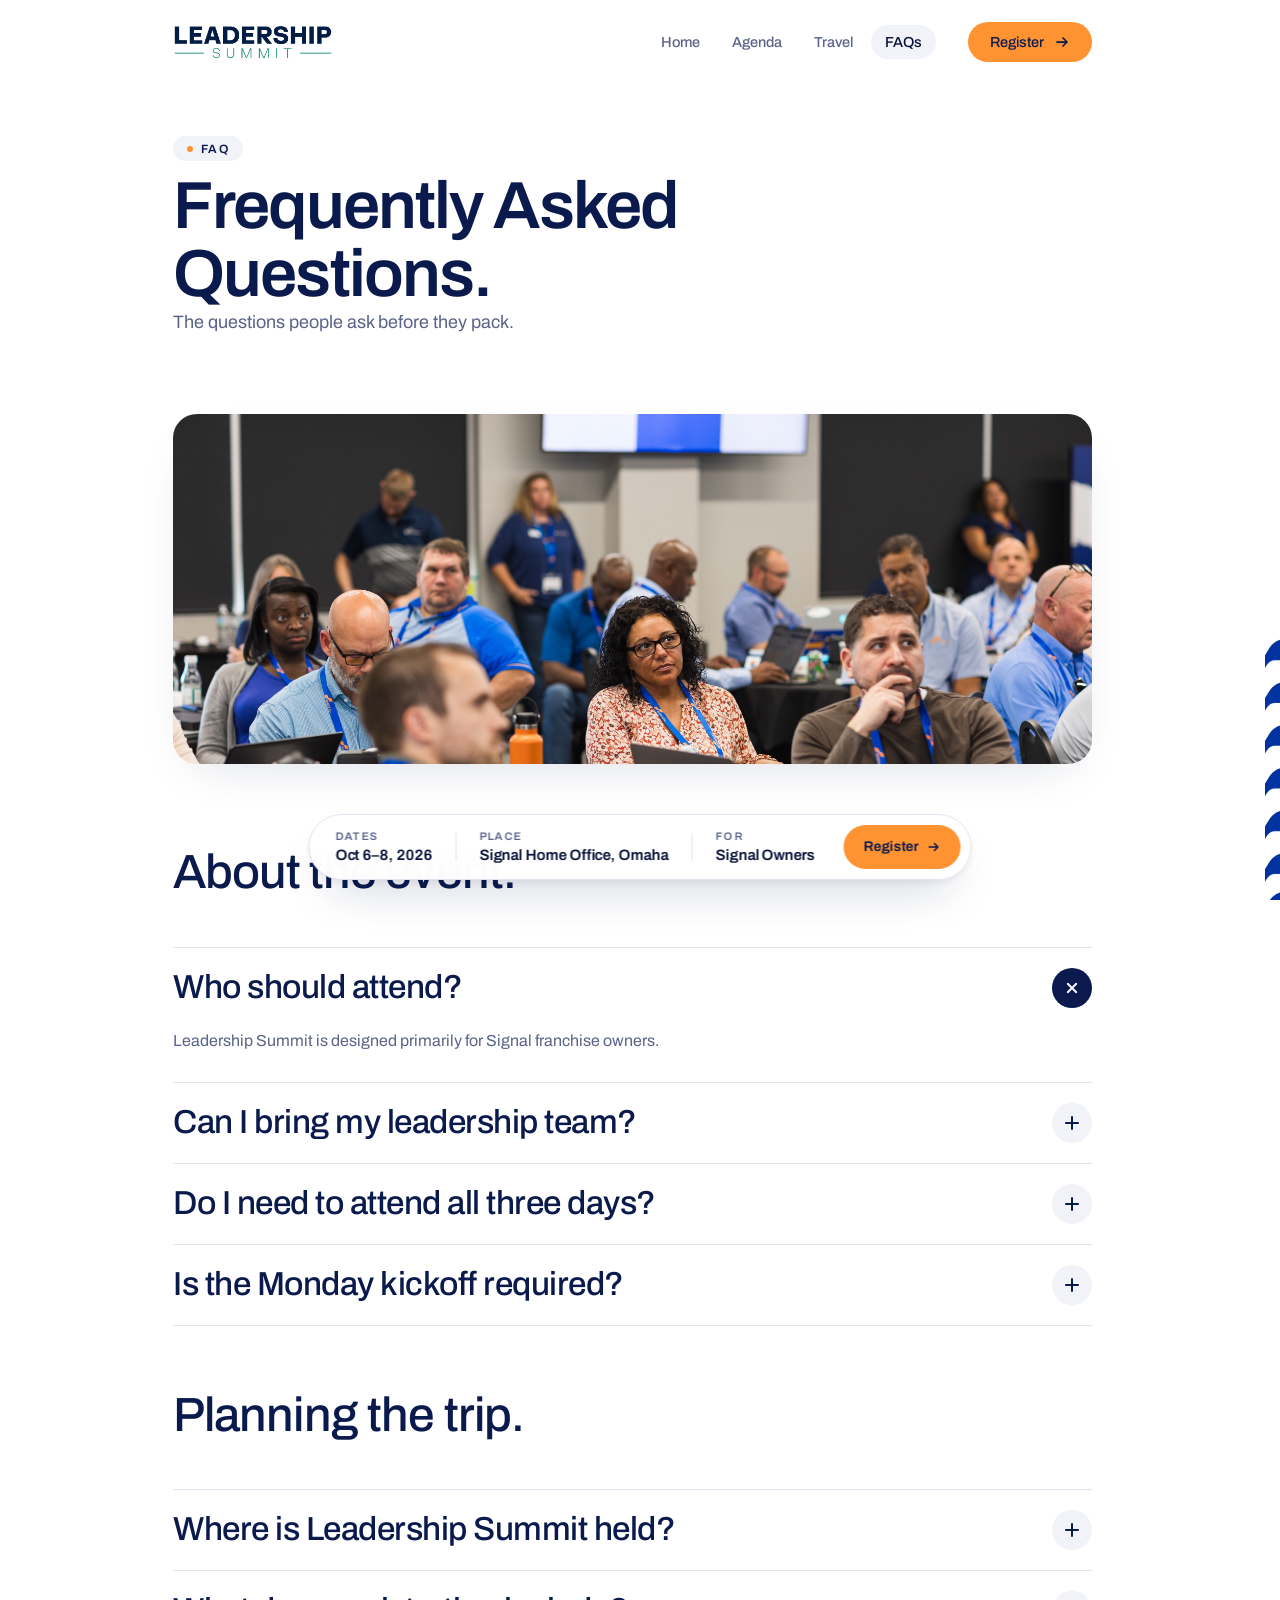
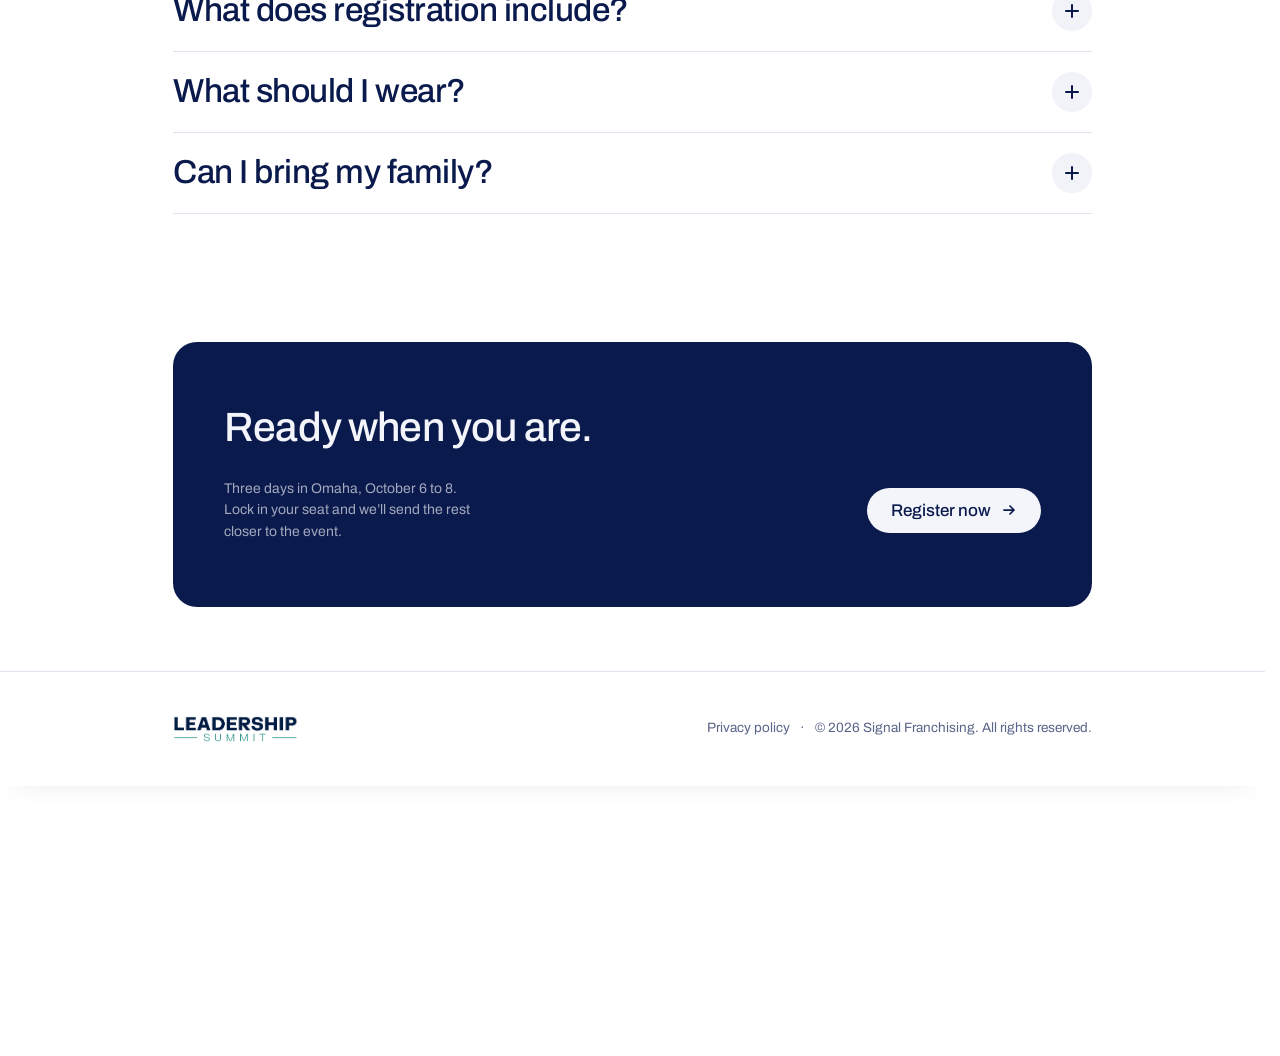
<file: v5-faqs.html>
<!doctype html>
<html lang="en" class="v5">
  <head>
    <meta charset="utf-8" />
    <meta name="viewport" content="width=device-width, initial-scale=1" />
    <title>FAQs. Leadership Summit 2026.</title>
    <meta name="description" content="Common questions about Leadership Summit 2026." />
    <link rel="icon" type="image/svg+xml" href="assets/favicon.svg" />
    <link rel="stylesheet" href="css/shared.css" />
    <link rel="stylesheet" href="css/variation-5.css?v=206-footer-revert" />
  </head>
  <body class="v5">
    <header class="v5__nav">
      <div class="v5__nav-inner">
        <a class="v5__brand" href="index.html"><img class="v5__brand-mark" src="assets/Logo Coloured.png" alt="Leadership Summit" /></a>
        <nav>
          <ul class="v5__nav-links">
            <li><a class="v5__nav-link" href="index.html">Home</a></li>
            <li><a class="v5__nav-link" href="v5-agenda.html">Agenda</a></li>
            <li><a class="v5__nav-link" href="v5-travel.html">Travel</a></li>
            <li><a class="v5__nav-link" href="v5-faqs.html" aria-current="page">FAQs</a></li>
          </ul>
        </nav>
        <a class="v5__btn v5__btn--primary v5__nav-cta" href="https://apps.theframebrand.com/events/event_attendee_registration.php?event_id=event-1119566627-1172477814" target="_blank" rel="noopener">
          Register
          <svg class="v5__btn-arrow" viewBox="0 0 16 16" fill="none" stroke="currentColor" stroke-width="1.75" stroke-linecap="round" stroke-linejoin="round" aria-hidden="true">
            <path d="M3 8h10M9 4l4 4-4 4" />
          </svg>
        </a>
        <button class="v5__nav-toggle" type="button" aria-label="Open menu" aria-expanded="false" aria-controls="v5MobileMenu">
          <span class="v5__nav-toggle-bar"></span>
          <span class="v5__nav-toggle-bar"></span>
        </button>
      </div>
    </header>
    <div class="v5__mobile-menu" id="v5MobileMenu" hidden aria-hidden="true">
      <div class="v5__mobile-menu-inner">
        <nav class="v5__mobile-nav" aria-label="Primary">
          <a class="v5__mobile-link" href="index.html">Home</a>
          <a class="v5__mobile-link" href="v5-agenda.html">Agenda</a>
          <a class="v5__mobile-link" href="v5-travel.html">Travel</a>
          <a class="v5__mobile-link" href="v5-faqs.html" aria-current="page">FAQs</a>
        </nav>
        <a class="v5__btn v5__btn--primary v5__mobile-cta" href="https://apps.theframebrand.com/events/event_attendee_registration.php?event_id=event-1119566627-1172477814" target="_blank" rel="noopener">
          Register
          <svg class="v5__btn-arrow" viewBox="0 0 16 16" fill="none" stroke="currentColor" stroke-width="1.75" stroke-linecap="round" stroke-linejoin="round" aria-hidden="true">
            <path d="M3 8h10M9 4l4 4-4 4" />
          </svg>
        </a>
        <div class="v5__mobile-meta">
          <span class="v5__mobile-meta-label">Oct 6–8, 2026</span>
          <span class="v5__mobile-meta-sep">·</span>
          <span class="v5__mobile-meta-label">Omaha, NE</span>
        </div>
      </div>
    </div>

    <main>
      <section class="v5__page-hero">
        <div class="v5__wrap">
          <div class="v5__page-hero-inner">
            <div data-reveal data-reveal-delay="1">
              <span class="v5__eyebrow">FAQ</span>
              <h1 class="v5__page-hero-title">Frequently Asked<br />Questions.</h1>
              <p class="v5__lede v5__page-hero-lede">
                The questions people ask before they pack.
              </p>
            </div>
          </div>
        </div>
      </section>

      <section class="v5__section v5__section--bridge">
        <div class="v5__wrap">
          <figure class="v5__page-bridge" data-reveal="fade">
            <img loading="lazy" decoding="async" src="assets/photos/SignalOwnerSummit2024-1611.jpg" alt="Owners at a previous Signal summit" />
          </figure>
        </div>
      </section>

      <section class="v5__section v5__section--tight-top">
        <div class="v5__wrap">

          <div class="v5__section-head" data-reveal>
            <h2 class="v5__section-h">About the event.</h2>
          </div>
          <div class="v5__faq-list v5__faq-list--group">
            <details class="v5__faq-item" open data-reveal data-reveal-delay="1">
              <summary class="v5__faq-summary">
                <span class="v5__faq-q">Who should attend?</span>
                <span class="v5__faq-icon"><svg viewBox="0 0 14 14" fill="none" stroke="currentColor" stroke-width="2" stroke-linecap="round"><path d="M7 1v12M1 7h12" /></svg></span>
              </summary>
              <p class="v5__faq-a">
                Leadership Summit is designed primarily for Signal franchise owners.
              </p>
            </details>
            <details class="v5__faq-item" data-reveal>
              <summary class="v5__faq-summary">
                <span class="v5__faq-q">Can I bring my leadership team?</span>
                <span class="v5__faq-icon"><svg viewBox="0 0 14 14" fill="none" stroke="currentColor" stroke-width="2" stroke-linecap="round"><path d="M7 1v12M1 7h12" /></svg></span>
              </summary>
              <p class="v5__faq-a">
                If you&rsquo;d like to bring your leadership team, reach out to
                <a href="mailto:cwudtke@teamsignal.com">Signal Home Office</a>.
              </p>
            </details>
            <details class="v5__faq-item" data-reveal>
              <summary class="v5__faq-summary">
                <span class="v5__faq-q">Do I need to attend all three days?</span>
                <span class="v5__faq-icon"><svg viewBox="0 0 14 14" fill="none" stroke="currentColor" stroke-width="2" stroke-linecap="round"><path d="M7 1v12M1 7h12" /></svg></span>
              </summary>
              <p class="v5__faq-a">
                We strongly recommend participating in the full Summit to take part
                in the complete schedule of events.
              </p>
            </details>
            <details class="v5__faq-item" data-reveal>
              <summary class="v5__faq-summary">
                <span class="v5__faq-q">Is the Monday kickoff required?</span>
                <span class="v5__faq-icon"><svg viewBox="0 0 14 14" fill="none" stroke="currentColor" stroke-width="2" stroke-linecap="round"><path d="M7 1v12M1 7h12" /></svg></span>
              </summary>
              <p class="v5__faq-a">
                No, but arriving by 2:00 p.m. on October 5 allows you to participate
                in the Kids Against Hunger event and evening at Vala&rsquo;s Pumpkin
                Patch.
              </p>
            </details>
          </div>

          <div class="v5__section-head">
            <h2 class="v5__section-h">Planning the trip.</h2>
          </div>
          <div class="v5__faq-list v5__faq-list--group">
            <details class="v5__faq-item" data-reveal>
              <summary class="v5__faq-summary">
                <span class="v5__faq-q">Where is Leadership Summit held?</span>
                <span class="v5__faq-icon"><svg viewBox="0 0 14 14" fill="none" stroke="currentColor" stroke-width="2" stroke-linecap="round"><path d="M7 1v12M1 7h12" /></svg></span>
              </summary>
              <p class="v5__faq-a">
                Signal Home Office Elevation Room in Omaha, Nebraska. 3730 S. 149th St.
              </p>
            </details>
            <details class="v5__faq-item" data-reveal>
              <summary class="v5__faq-summary">
                <span class="v5__faq-q">What does registration include?</span>
                <span class="v5__faq-icon"><svg viewBox="0 0 14 14" fill="none" stroke="currentColor" stroke-width="2" stroke-linecap="round"><path d="M7 1v12M1 7h12" /></svg></span>
              </summary>
              <p class="v5__faq-a">
                Access to every session, lunches and refreshments throughout the
                week, and the optional Monday kickoff (Kids Against Hunger and
                Vala&rsquo;s Pumpkin Patch). Hotel and travel are not included.
              </p>
            </details>
            <details class="v5__faq-item" data-reveal>
              <summary class="v5__faq-summary">
                <span class="v5__faq-q">What should I wear?</span>
                <span class="v5__faq-icon"><svg viewBox="0 0 14 14" fill="none" stroke="currentColor" stroke-width="2" stroke-linecap="round"><path d="M7 1v12M1 7h12" /></svg></span>
              </summary>
              <p class="v5__faq-a">
                Business casual for sessions. Bring layers (the rooms run cold).
                Closed-toe shoes for the Monday volunteer event.
              </p>
            </details>
            <details class="v5__faq-item" data-reveal>
              <summary class="v5__faq-summary">
                <span class="v5__faq-q">Can I bring my family?</span>
                <span class="v5__faq-icon"><svg viewBox="0 0 14 14" fill="none" stroke="currentColor" stroke-width="2" stroke-linecap="round"><path d="M7 1v12M1 7h12" /></svg></span>
              </summary>
              <p class="v5__faq-a">
                Family is welcome in Omaha; sessions are for registered attendees only.
                If you&rsquo;re bringing partners or kids along for the trip, the home
                office team is happy to share recommendations.
              </p>
            </details>
          </div>

        </div>
      </section>

      <section class="v5__section v5__section--flush-top">
        <div class="v5__wrap">
          <div class="v5__close v5__close--solo">
            <div class="v5__close-card v5__close-card--solo">
              <div class="v5__close-main">
                <h2 class="v5__close-title">Ready when you are.</h2>
                <div class="v5__close-foot">
                  <p class="v5__close-note">
                    Three days in Omaha, October 6 to 8. Lock in your seat and
                    we&rsquo;ll send the rest closer to the event.
                  </p>
                  <a class="v5__btn v5__btn--primary" href="https://apps.theframebrand.com/events/event_attendee_registration.php?event_id=event-1119566627-1172477814" target="_blank" rel="noopener">
                    Register now
                    <svg class="v5__btn-arrow" viewBox="0 0 16 16" fill="none" stroke="currentColor" stroke-width="1.75" stroke-linecap="round" stroke-linejoin="round"><path d="M3 8h10M9 4l4 4-4 4" /></svg>
                  </a>
                </div>
              </div>
            </div>
          </div>
        </div>
      </section>
    </main>

    <footer class="v5__footer-min">
      <div class="v5__wrap">
        <div class="v5__footer-min-row">
          <a class="v5__footer-min-brand" href="index.html" aria-label="Leadership Summit 2026">
            <img src="assets/Logo Coloured.png" alt="Leadership Summit" />
          </a>
          <div class="v5__footer-min-legal">
          <a class="v5__footer-min-link" href="#">Privacy policy</a>
            <span class="v5__footer-min-sep" aria-hidden="true">&middot;</span>
            <span>&copy; 2026 Signal Franchising. All rights reserved.</span>
          </div>
        </div>
      </div>
    </footer>

    <!-- ============ PAGE PATTERN BED (fixed, revealed under footer) ============ -->
    <div class="v5__page-pattern" aria-hidden="true"></div>

    <!-- ============ FLOATING INFO DOCK ============ -->
    <aside class="v5__dock" aria-label="Summit details and register">
      <div class="v5__dock-item">
        <span class="v5__dock-label">Dates</span>
        <span class="v5__dock-value">Oct 6&ndash;8, 2026</span>
      </div>
      <span class="v5__dock-rule" aria-hidden="true"></span>
      <div class="v5__dock-item">
        <span class="v5__dock-label">Place</span>
        <span class="v5__dock-value">Signal Home Office, Omaha</span>
      </div>
      <span class="v5__dock-rule" aria-hidden="true"></span>
      <div class="v5__dock-item">
        <span class="v5__dock-label">For</span>
        <span class="v5__dock-value">Signal Owners</span>
      </div>
      <a class="v5__dock-cta" href="https://apps.theframebrand.com/events/event_attendee_registration.php?event_id=event-1119566627-1172477814" target="_blank" rel="noopener">
        Register
        <svg viewBox="0 0 16 16" fill="none" stroke="currentColor" stroke-width="1.75" stroke-linecap="round" stroke-linejoin="round" aria-hidden="true"><path d="M3 8h10M9 4l4 4-4 4"/></svg>
      </a>
    </aside>
    <script>
      requestAnimationFrame(() => {
        const dock = document.querySelector('.v5__dock');
        if (!dock) return;
        dock.classList.add('is-ready');

        const cta = dock.querySelector('.v5__dock-cta');
        if (!cta) return;
        const hero = document.querySelector('.v5__hero');
        if (!hero || !('IntersectionObserver' in window)) {
          // Sub-page (no main hero) or no IO support: surface the CTA right away.
          cta.classList.add('is-visible');
          return;
        }
        const io = new IntersectionObserver((entries) => {
          entries.forEach((entry) => {
            cta.classList.toggle('is-visible', !entry.isIntersecting);
          });
        }, { threshold: 0 });
        io.observe(hero);
      });
    </script>
    <script src="js/v5-motion.js?v=2"></script>
  </body>
</html>
</file>
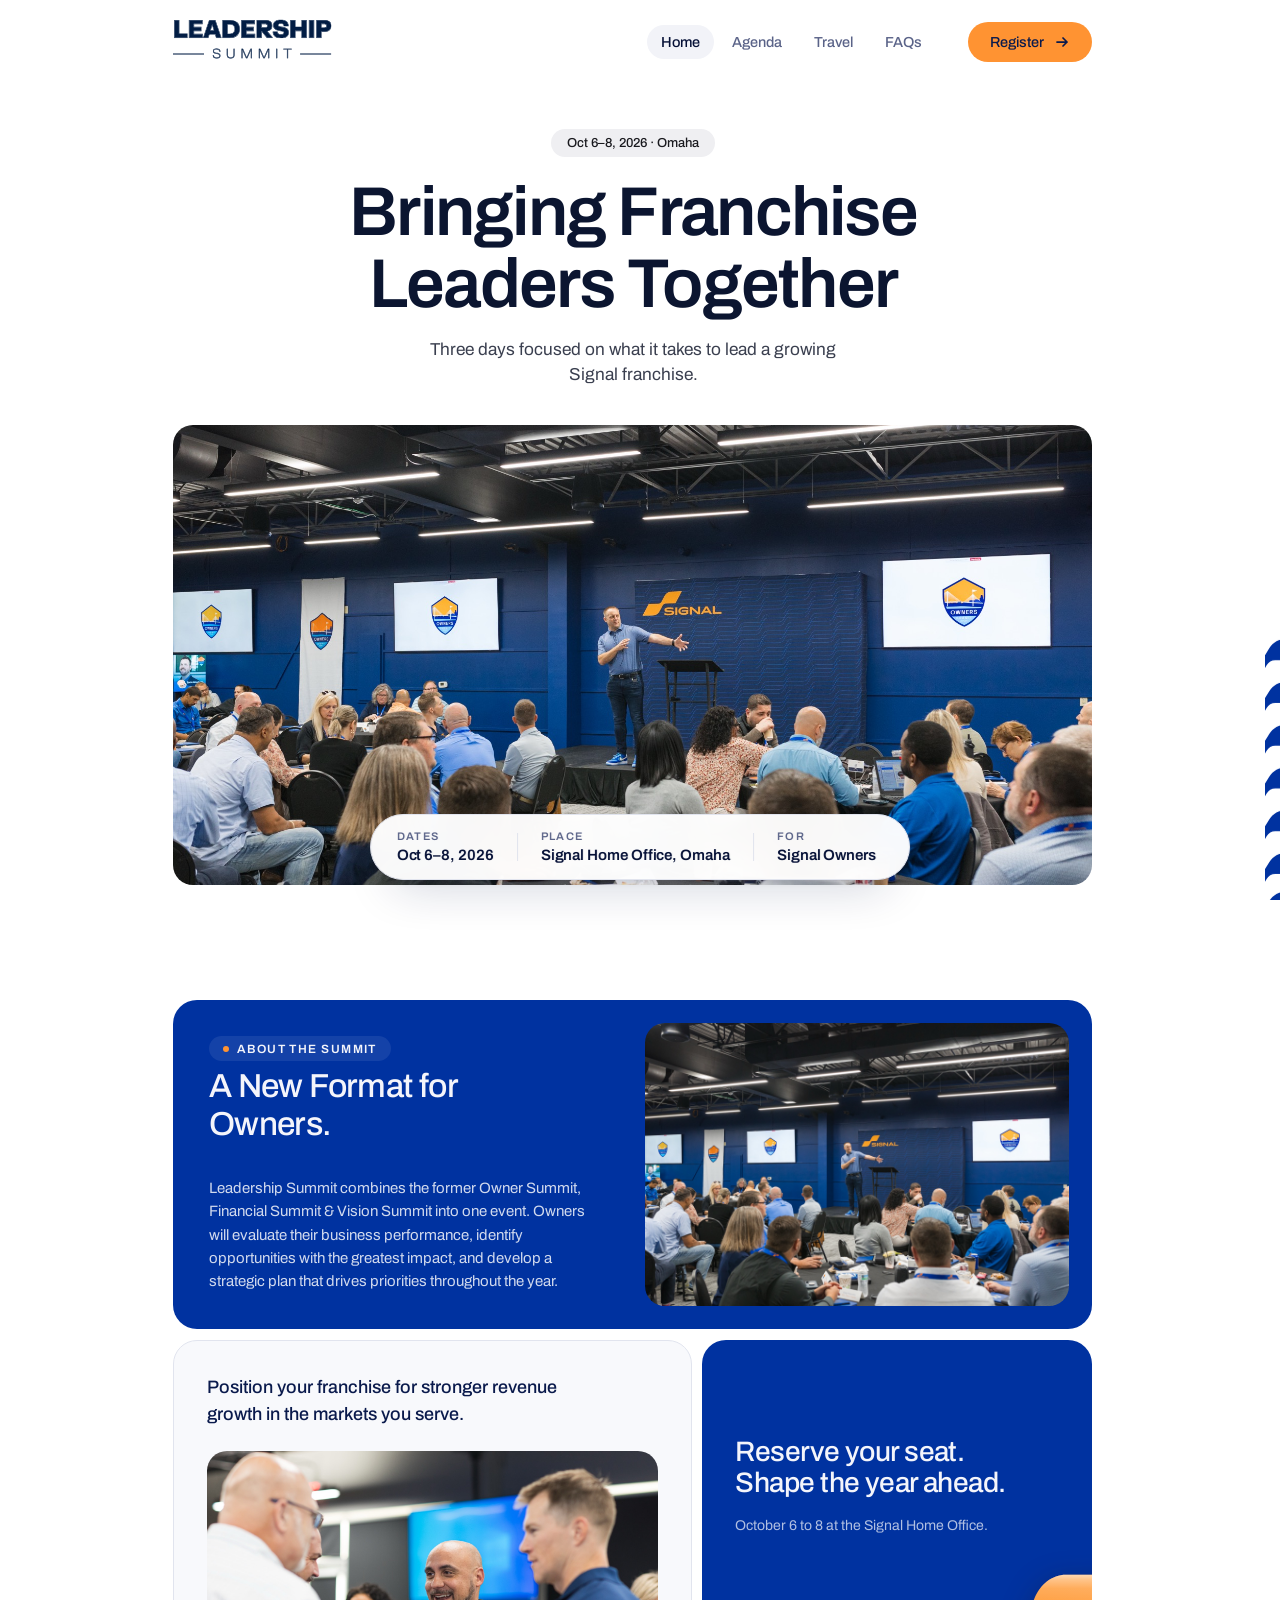
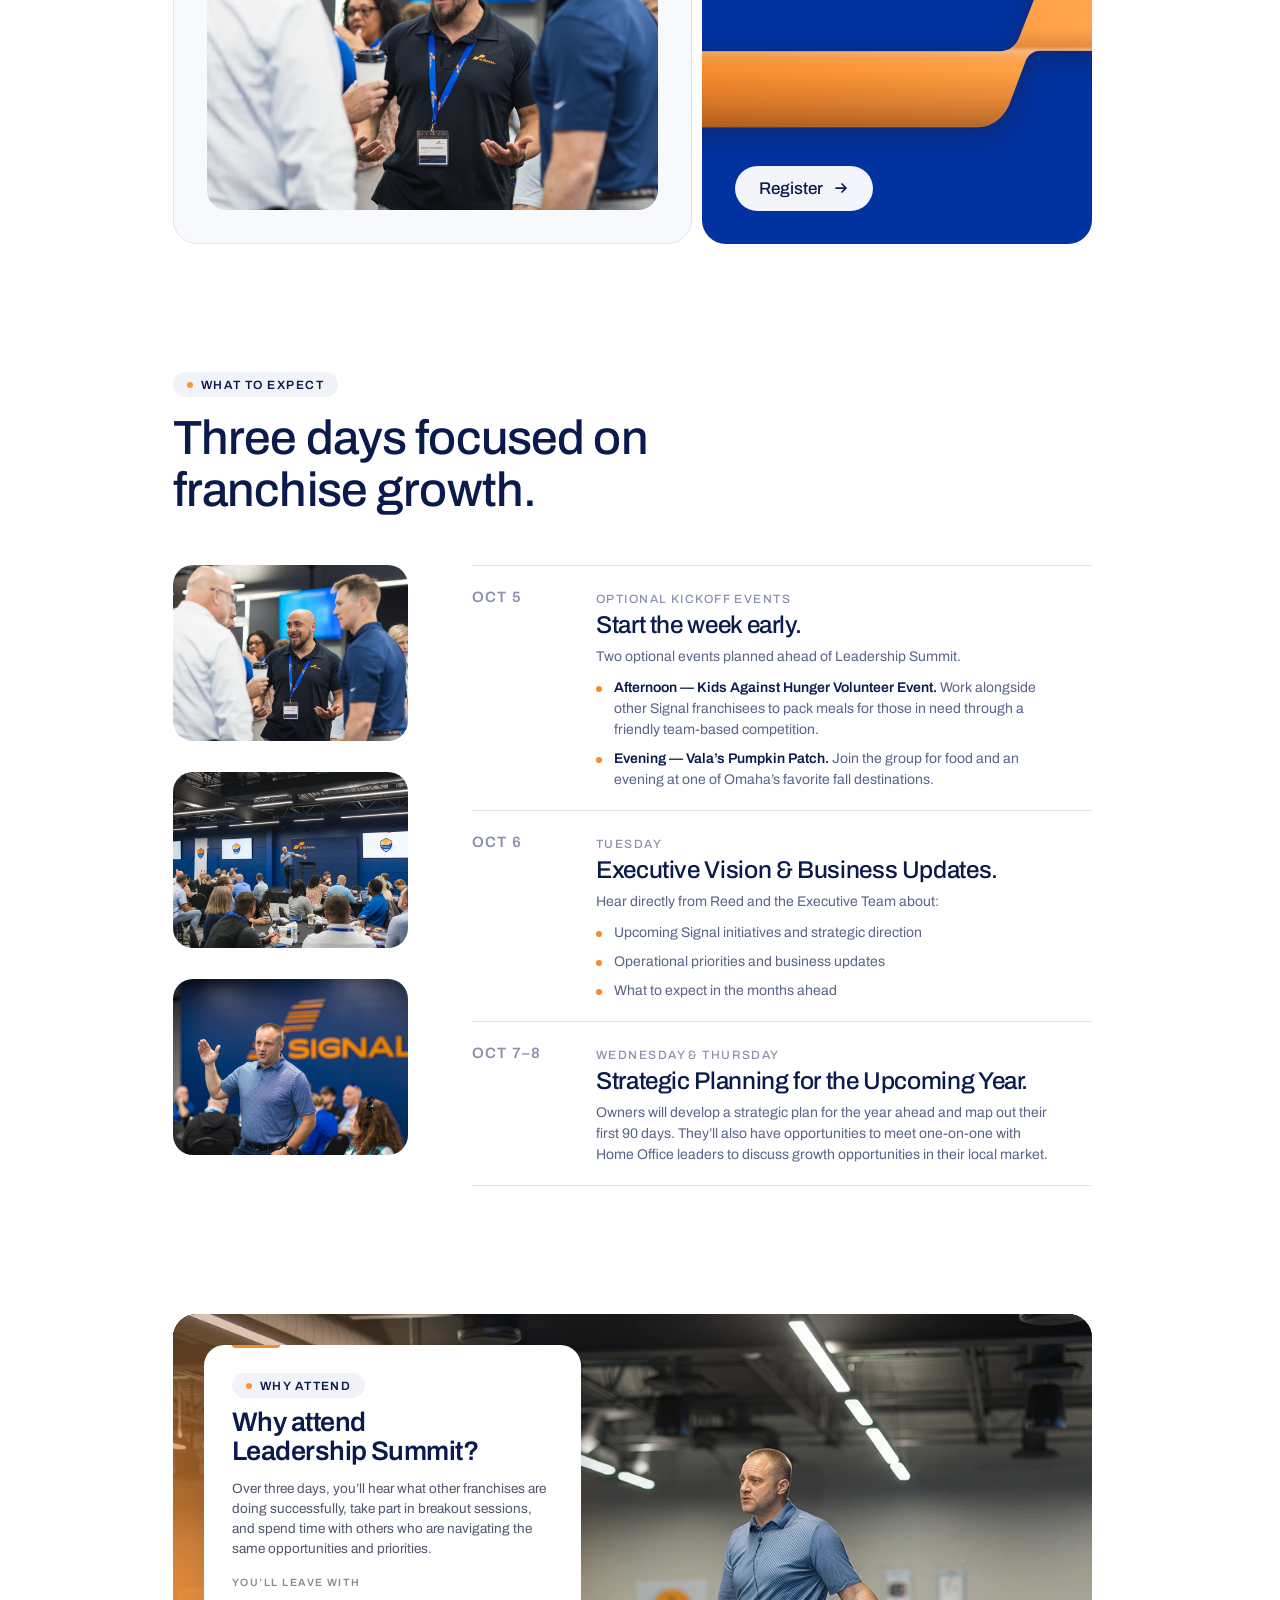
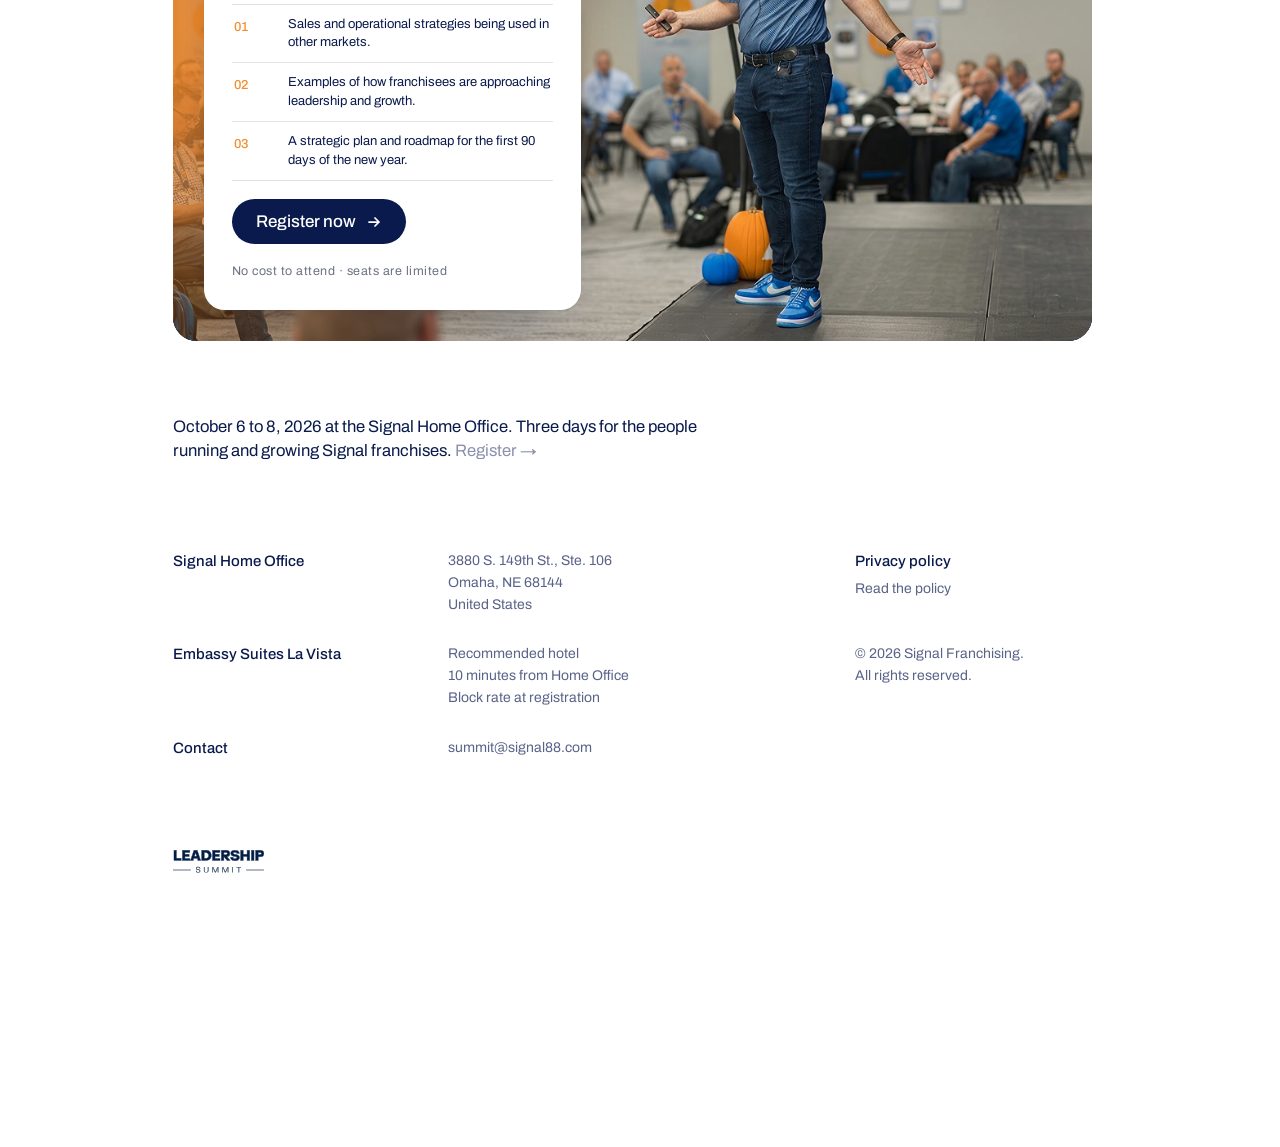
<file: variation-5.html>
<!doctype html>
<html lang="en" class="v5">
  <head>
    <meta charset="utf-8" />
    <meta name="viewport" content="width=device-width, initial-scale=1" />
    <title>Leadership Summit 2026. The whole network, in one room.</title>
    <meta
      name="description"
      content="Three days in Omaha for the people running and growing Signal franchises. October 6 to 8, 2026."
    />
    <link rel="stylesheet" href="css/shared.css" />
    <link rel="stylesheet" href="css/variation-5.css?v=116-register-external" />
  </head>
  <body class="v5">
    <!-- ============ NAV ============ -->
    <header class="v5__nav">
      <div class="v5__nav-inner">
        <a class="v5__brand" href="variation-5.html" aria-label="Leadership Summit 2026">
          <img class="v5__brand-mark" src="assets/Logo Blue 2.svg" alt="Leadership Summit" />
        </a>
        <nav>
          <ul class="v5__nav-links">
            <li><a class="v5__nav-link" href="variation-5.html" aria-current="page">Home</a></li>
            <li><a class="v5__nav-link" href="v5-agenda.html">Agenda</a></li>
            <li><a class="v5__nav-link" href="v5-travel.html">Travel</a></li>
            <li><a class="v5__nav-link" href="v5-faqs.html">FAQs</a></li>
          </ul>
        </nav>
        <a class="v5__btn v5__btn--primary v5__nav-cta" href="https://apps.theframebrand.com/events/event_attendee_registration.php?event_id=event-1119566627-1172477814" target="_blank" rel="noopener">
          Register
          <svg class="v5__btn-arrow" viewBox="0 0 16 16" fill="none" stroke="currentColor" stroke-width="1.75" stroke-linecap="round" stroke-linejoin="round" aria-hidden="true">
            <path d="M3 8h10M9 4l4 4-4 4" />
          </svg>
        </a>
        <button class="v5__nav-toggle" type="button" aria-label="Open menu" aria-expanded="false" aria-controls="v5MobileMenu">
          <span class="v5__nav-toggle-bar"></span>
          <span class="v5__nav-toggle-bar"></span>
        </button>
      </div>
    </header>
    <div class="v5__mobile-menu" id="v5MobileMenu" hidden aria-hidden="true">
      <div class="v5__mobile-menu-inner">
        <nav class="v5__mobile-nav" aria-label="Primary">
          <a class="v5__mobile-link" href="variation-5.html" aria-current="page">Home</a>
          <a class="v5__mobile-link" href="v5-agenda.html">Agenda</a>
          <a class="v5__mobile-link" href="v5-travel.html">Travel</a>
          <a class="v5__mobile-link" href="v5-faqs.html">FAQs</a>
        </nav>
        <a class="v5__btn v5__btn--primary v5__mobile-cta" href="https://apps.theframebrand.com/events/event_attendee_registration.php?event_id=event-1119566627-1172477814" target="_blank" rel="noopener">
          Register
          <svg class="v5__btn-arrow" viewBox="0 0 16 16" fill="none" stroke="currentColor" stroke-width="1.75" stroke-linecap="round" stroke-linejoin="round" aria-hidden="true">
            <path d="M3 8h10M9 4l4 4-4 4" />
          </svg>
        </a>
        <div class="v5__mobile-meta">
          <span class="v5__mobile-meta-label">Oct 6–8, 2026</span>
          <span class="v5__mobile-meta-sep">·</span>
          <span class="v5__mobile-meta-label">Omaha, NE</span>
        </div>
      </div>
    </div>

    <main>
      <!-- ============ HERO ============ -->
      <section class="v5__hero v5__hero--centered">
        <div class="v5__wrap">
          <div class="v5__hero-stack">
            <span class="v5__eyebrow v5__hero-eyebrow" data-reveal data-reveal-delay="1">Oct 6&ndash;8, 2026 &middot; Omaha</span>
            <h1 class="v5__hero-headline" data-reveal data-reveal-delay="2">Bringing Franchise Leaders Together</h1>
            <p class="v5__hero-subhead" data-reveal data-reveal-delay="2">Three days focused on what it takes to lead a growing Signal franchise.</p>
            <div class="v5__hero-media v5__hero-media--video is-playing" data-reveal="fade" data-reveal-delay="3">
              <video class="v5__hero-video"
                preload="auto"
                autoplay
                muted
                loop
                playsinline
                poster="assets/photos/SignalOwnerSummit2024-7062.jpg"
                src="assets/section-video.mp4"></video>
            </div>
          </div>
        </div>
      </section>

      <!-- ============ COMPOSITE SECTION ============ -->
      <section class="v5__section">
        <div class="v5__wrap">
          <div class="v5__composite" data-reveal="fade">

            <!-- Row 1: Single dark card containing both copy and image -->
            <div class="v5__composite-row v5__composite-row--top">
              <div class="v5__composite-main">
                <div class="v5__composite-main-body">
                  <span class="v5__eyebrow v5__eyebrow--on-dark">About the summit</span>
                  <h2>
                    A New Format for Owners.
                  </h2>
                  <p class="v5__composite-main-lede">
                    Leadership Summit combines the former Owner Summit, Financial
                    Summit &amp; Vision Summit into one event. Owners will evaluate
                    their business performance, identify opportunities with the
                    greatest impact, and develop a strategic plan that drives
                    priorities throughout the year.
                  </p>
                </div>
                <div class="v5__composite-main-image">
                  <img src="assets/photos/SignalOwnerSummit2024-7062.jpg" alt="Conference session at a previous Signal summit" />
                </div>
              </div>
            </div>

            <!-- Row 2: Dark mission card + accent CTA card -->
            <div class="v5__composite-row v5__composite-row--bottom">
              <div class="v5__composite-mission">
                <p class="v5__composite-mission-body">
                  Position your franchise for stronger revenue growth in the markets you serve.
                </p>
                <div class="v5__composite-mission-photo">
                  <img src="assets/photos/SignalOwnerSummit2024-1065.jpg" alt="Owners in a working session" />
                  <span class="v5__tag v5__tag--a"><svg viewBox="0 0 16 16" aria-hidden="true"><circle cx="6" cy="5.5" r="2"/><circle cx="11" cy="5.5" r="2"/><path d="M2 13c0-2 1.8-3.5 4-3.5s4 1.5 4 3.5"/><path d="M9 13c0-2 1.8-3.5 4-3.5"/></svg>Leadership</span>
                  <span class="v5__tag v5__tag--b"><svg viewBox="0 0 16 16" aria-hidden="true"><circle cx="8" cy="8" r="2.5"/><path d="M8 1.5v2M8 12.5v2M1.5 8h2M12.5 8h2M3.4 3.4l1.4 1.4M11.2 11.2l1.4 1.4M3.4 12.6l1.4-1.4M11.2 4.8l1.4-1.4"/></svg>Operations</span>
                  <span class="v5__tag v5__tag--c"><svg viewBox="0 0 16 16" aria-hidden="true"><path d="M2 12l4-4 3 3 5-6"/><path d="M10 5h4v4"/></svg>Sales</span>
                </div>
              </div>

              <div class="v5__composite-cta">
                <div>
                  <h3>Reserve your seat.<br />Shape the year ahead.</h3>
                  <p>
                    October 6 to 8 at the Signal Home Office.
                  </p>
                </div>
                <div id="cta-ribbon" class="v5__composite-cta-swoosh" aria-hidden="true">
                  <svg class="v5__signal-ribbon" viewBox="0 0 2743 270" preserveAspectRatio="none" xmlns="http://www.w3.org/2000/svg">
                    <defs>
                      <!-- HERO gradient — premium tonal range: terracotta anchor → brand-orange peak →
                           refined peach. Each stop shifts in hue + chroma + L, not just L. -->
                      <linearGradient id="v5sr-hero" x1="0" y1="0" x2="2743" y2="270" gradientUnits="userSpaceOnUse">
                        <stop offset="0%"   stop-color="#C75A1A"/>  <!-- deep terracotta anchor -->
                        <stop offset="12%"  stop-color="#E16E1F"/>  <!-- fired orange -->
                        <stop offset="30%"  stop-color="#F58B2A"/>  <!-- Signal-orange -->
                        <stop offset="55%"  stop-color="#FF9E40"/>  <!-- peak warmth -->
                        <stop offset="78%"  stop-color="#FFAE5C"/>  <!-- sunlit -->
                        <stop offset="100%" stop-color="#FFC07A"/>  <!-- refined peach (still saturated) -->
                      </linearGradient>
                      <!-- DEPTH — burnt sienna shadow on the bottom edge of both bands.
                           Cooler red undertone, not muddy brown. -->
                      <linearGradient id="v5sr-depth" x1="0" y1="0" x2="0" y2="270" gradientUnits="userSpaceOnUse">
                        <stop offset="0%"   stop-color="#5C1E08" stop-opacity="0.00"/>
                        <stop offset="35%"  stop-color="#5C1E08" stop-opacity="0.00"/>
                        <stop offset="47%"  stop-color="#5C1E08" stop-opacity="0.16"/>
                        <stop offset="52%"  stop-color="#5C1E08" stop-opacity="0.04"/>
                        <stop offset="62%"  stop-color="#5C1E08" stop-opacity="0.00"/>
                        <stop offset="82%"  stop-color="#5C1E08" stop-opacity="0.18"/>
                        <stop offset="100%" stop-color="#3A1206" stop-opacity="0.38"/>
                      </linearGradient>
                      <!-- SPECULAR — tighter, sharper catch-light at the top edge of both bands.
                           Falloff happens fast for that "polished metal" precision. -->
                      <linearGradient id="v5sr-specular" x1="0" y1="0" x2="0" y2="270" gradientUnits="userSpaceOnUse">
                        <stop offset="0%"  stop-color="#FFFFFF" stop-opacity="0.58"/>
                        <stop offset="3%"  stop-color="#FFFFFF" stop-opacity="0.36"/>
                        <stop offset="9%"  stop-color="#FFFFFF" stop-opacity="0.10"/>
                        <stop offset="18%" stop-color="#FFFFFF" stop-opacity="0.00"/>
                        <stop offset="47%" stop-color="#FFFFFF" stop-opacity="0.00"/>
                        <stop offset="50%" stop-color="#FFFFFF" stop-opacity="0.32"/>
                        <stop offset="53%" stop-color="#FFFFFF" stop-opacity="0.14"/>
                        <stop offset="60%" stop-color="#FFFFFF" stop-opacity="0.00"/>
                        <stop offset="100%" stop-color="#FFFFFF" stop-opacity="0.00"/>
                      </linearGradient>
                      <!-- SHIMMER — warm cream-tinted sweep, reads as light not pixels. -->
                      <linearGradient id="v5sr-shimmer" x1="0" y1="135" x2="1070" y2="135" gradientUnits="userSpaceOnUse">
                        <stop offset="0%"   stop-color="#FFFFFF" stop-opacity="0"/>
                        <stop offset="28%"  stop-color="#FFF6E8" stop-opacity="0.16"/>
                        <stop offset="50%"  stop-color="#FFFAF0" stop-opacity="0.50"/>
                        <stop offset="72%"  stop-color="#FFF6E8" stop-opacity="0.16"/>
                        <stop offset="100%" stop-color="#FFFFFF" stop-opacity="0"/>
                      </linearGradient>
                      <clipPath id="v5sr-clip">
                        <path d="M0 269.838V135.306H1594.94C1611.44 135.306 1626.46 125.793 1633.51 110.877L1665.72 42.7502C1678.06 16.6477 1704.34 0 1733.21 0H2742.11V136.079L1676.77 134.563C1663.8 134.544 1652.01 142.11 1646.63 153.911L1613.71 226.147C1601.57 252.76 1575.02 269.838 1545.77 269.838H0Z"/>
                      </clipPath>
                    </defs>
                    <!-- HERO gradient (the band's base color). No outer halo, no blurs.
                         Crisp edge against the blue card is the premium move. -->
                    <path d="M0 269.838V135.306H1594.94C1611.44 135.306 1626.46 125.793 1633.51 110.877L1665.72 42.7502C1678.06 16.6477 1704.34 0 1733.21 0H2742.11V136.079L1676.77 134.563C1663.8 134.544 1652.01 142.11 1646.63 153.911L1613.71 226.147C1601.57 252.76 1575.02 269.838 1545.77 269.838H0Z" fill="url(#v5sr-hero)"/>
                    <!-- DEPTH — burnt sienna shadow at the bottom edge of each band (multiply). -->
                    <path d="M0 269.838V135.306H1594.94C1611.44 135.306 1626.46 125.793 1633.51 110.877L1665.72 42.7502C1678.06 16.6477 1704.34 0 1733.21 0H2742.11V136.079L1676.77 134.563C1663.8 134.544 1652.01 142.11 1646.63 153.911L1613.71 226.147C1601.57 252.76 1575.02 269.838 1545.77 269.838H0Z" fill="url(#v5sr-depth)" style="mix-blend-mode:multiply"/>
                    <!-- SPECULAR — sharp catch-light at the top edge of each band (screen). -->
                    <path d="M0 269.838V135.306H1594.94C1611.44 135.306 1626.46 125.793 1633.51 110.877L1665.72 42.7502C1678.06 16.6477 1704.34 0 1733.21 0H2742.11V136.079L1676.77 134.563C1663.8 134.544 1652.01 142.11 1646.63 153.911L1613.71 226.147C1601.57 252.76 1575.02 269.838 1545.77 269.838H0Z" fill="url(#v5sr-specular)" style="mix-blend-mode:screen"/>
                    <!-- SHIMMER — animated sweep (clipped to silhouette). -->
                    <g clip-path="url(#v5sr-clip)" style="mix-blend-mode:screen">
                      <rect class="v5__signal-ribbon__shimmer" x="0" y="0" width="1070" height="270" fill="url(#v5sr-shimmer)"/>
                    </g>
                  </svg>
                </div>
                <div class="v5__composite-cta-foot">
                  <a class="v5__btn v5__btn--primary" href="https://apps.theframebrand.com/events/event_attendee_registration.php?event_id=event-1119566627-1172477814" target="_blank" rel="noopener">
                    Register
                    <svg class="v5__btn-arrow" viewBox="0 0 16 16" fill="none" stroke="currentColor" stroke-width="1.75" stroke-linecap="round" stroke-linejoin="round" aria-hidden="true"><path d="M3 8h10M9 4l4 4-4 4" /></svg>
                  </a>
                </div>
              </div>
            </div>

          </div>
        </div>
      </section>

      <!-- ============ THE THREE DAYS ============ -->
      <section class="v5__section">
        <div class="v5__wrap">
          <div class="v5__section-head">
            <span class="v5__eyebrow">What to expect</span>
            <h2 class="v5__section-h">Three days focused on<br />franchise growth.</h2>
          </div>

          <div class="v5__days">
            <div class="v5__days-images">
              <figure class="v5__days-img">
                <img src="assets/photos/SignalOwnerSummit2024-1065.jpg" alt="Owners in a working session" />
              </figure>
              <figure class="v5__days-img">
                <img src="assets/photos/SignalOwnerSummit2024-7062.jpg" alt="Leadership session" />
              </figure>
              <figure class="v5__days-img">
                <img src="assets/photos/SignalOwnerSummit2024-1281.jpg" alt="Breakout discussion" />
              </figure>
            </div>

            <ol class="v5__days-list">
              <li class="v5__day v5__day--optional" data-reveal data-reveal-delay="1">
                <span class="v5__day-num">Oct 5</span>
                <div>
                  <span class="v5__day-date">Optional Kickoff Events</span>
                  <h3 class="v5__day-title">Start the week early.</h3>
                  <p class="v5__day-body">
                    Two optional events planned ahead of Leadership Summit.
                  </p>
                  <ul class="v5__day-sub">
                    <li>
                      <strong>Afternoon &mdash; Kids Against Hunger Volunteer Event.</strong>
                      Work alongside other Signal franchisees to pack meals for those
                      in need through a friendly team-based competition.
                    </li>
                    <li>
                      <strong>Evening &mdash; Vala&rsquo;s Pumpkin Patch.</strong>
                      Join the group for food and an evening at one of Omaha&rsquo;s
                      favorite fall destinations.
                    </li>
                  </ul>
                </div>
              </li>
              <li class="v5__day" data-reveal data-reveal-delay="2">
                <span class="v5__day-num">Oct 6</span>
                <div>
                  <span class="v5__day-date">Tuesday</span>
                  <h3 class="v5__day-title">Executive Vision &amp; Business Updates.</h3>
                  <p class="v5__day-body">
                    Hear directly from Reed and the Executive Team about:
                  </p>
                  <ul class="v5__day-sub">
                    <li>Upcoming Signal initiatives and strategic direction</li>
                    <li>Operational priorities and business updates</li>
                    <li>What to expect in the months ahead</li>
                  </ul>
                </div>
              </li>
              <li class="v5__day" data-reveal data-reveal-delay="3">
                <span class="v5__day-num">Oct 7&ndash;8</span>
                <div>
                  <span class="v5__day-date">Wednesday &amp; Thursday</span>
                  <h3 class="v5__day-title">Strategic Planning for the Upcoming Year.</h3>
                  <p class="v5__day-body">
                    Owners will develop a strategic plan for the year ahead and map
                    out their first 90 days. They&rsquo;ll also have opportunities
                    to meet one-on-one with Home Office leaders to discuss growth
                    opportunities in their local market.
                  </p>
                </div>
              </li>
            </ol>
          </div>
        </div>
      </section>

      <!-- ============ WHY ATTEND ============ -->
      <section class="v5__section v5__section--why">
        <div class="v5__wrap">
          <div class="v5__why" data-reveal="fade">

            <!-- Media column: clean anchor photo -->
            <figure class="v5__why-media">
              <img
                class="v5__why-photo"
                src="assets/photos/why-attend.png"
                alt="Signal franchise owner presenting to a roomful of owners at Leadership Summit" />
            </figure>

            <!-- Content column: dark card -->
            <article class="v5__why-card">
              <header class="v5__why-card-head">
                <span class="v5__eyebrow">Why attend</span>
                <h2 class="v5__why-h">Why attend<br />Leadership&nbsp;Summit?</h2>
              </header>

              <p class="v5__why-lede">
                Over three days, you&rsquo;ll hear what other franchises are doing
                successfully, take part in breakout sessions, and spend time with
                others who are navigating the same opportunities and priorities.
              </p>

              <p class="v5__why-leave">You&rsquo;ll leave with</p>
              <ol class="v5__why-list">
                <li>
                  <span class="v5__why-list-num">01</span>
                  <span class="v5__why-list-text">Sales and operational strategies being used in other markets.</span>
                </li>
                <li>
                  <span class="v5__why-list-num">02</span>
                  <span class="v5__why-list-text">Examples of how franchisees are approaching leadership and growth.</span>
                </li>
                <li>
                  <span class="v5__why-list-num">03</span>
                  <span class="v5__why-list-text">A strategic plan and roadmap for the first 90 days of the new year.</span>
                </li>
              </ol>

              <div class="v5__why-cta">
                <a class="v5__btn v5__btn--primary" href="https://apps.theframebrand.com/events/event_attendee_registration.php?event_id=event-1119566627-1172477814" target="_blank" rel="noopener">
                  Register now
                  <svg class="v5__btn-arrow" viewBox="0 0 16 16" fill="none" stroke="currentColor" stroke-width="1.75" stroke-linecap="round" stroke-linejoin="round" aria-hidden="true"><path d="M3 8h10M9 4l4 4-4 4"/></svg>
                </a>
                <span class="v5__why-cta-note">No cost to attend &middot; seats are limited</span>
              </div>
            </article>

          </div>
        </div>
      </section>


    </main>

    <!-- ============ FOOTER ============ -->
    <footer class="v5__footer-big">
      <div class="v5__wrap">
        <div class="v5__footer-big-grid">
          <div class="v5__footer-meta">
            <p class="v5__footer-tagline">
              October 6 to 8, 2026 at the Signal Home Office. Three days for
              the people running and growing Signal franchises.
              <a href="https://apps.theframebrand.com/events/event_attendee_registration.php?event_id=event-1119566627-1172477814" target="_blank" rel="noopener">Register&nbsp;&rarr;</a>
            </p>

            <div class="v5__footer-rows">
              <div class="v5__footer-row-h">Signal Home Office</div>
              <div class="v5__footer-row-body">
                3880 S. 149th St., Ste. 106<br>
                Omaha, NE 68144<br>
                United States
              </div>
              <div class="v5__footer-legal-cell">
                <span class="v5__footer-legal-h">Privacy policy</span>
                <a href="#">Read the policy</a>
              </div>

              <div class="v5__footer-row-h">Embassy Suites La Vista</div>
              <div class="v5__footer-row-body">
                Recommended hotel<br>
                10 minutes from Home Office<br>
                Block rate at registration
              </div>
              <div class="v5__footer-legal-cell">
                &copy; 2026 Signal Franchising.<br>
                All rights reserved.
              </div>

              <div class="v5__footer-row-h">Contact</div>
              <div class="v5__footer-row-body">
                <a href="mailto:summit@signal88.com">summit@signal88.com</a>
              </div>
              <div class="v5__footer-legal-cell"></div>
            </div>
          </div>
        </div>
        <div class="v5__footer-bottom">
          <img src="assets/Logo Blue 2.svg" alt="Leadership Summit" />
        </div>
      </div>
    </footer>

    <!-- ============ PAGE PATTERN BED (fixed, revealed under footer) ============ -->
    <div class="v5__page-pattern" aria-hidden="true"></div>

    <!-- ============ FLOATING INFO DOCK ============ -->
    <aside class="v5__dock" aria-label="Summit details and register">
      <div class="v5__dock-item">
        <span class="v5__dock-label">Dates</span>
        <span class="v5__dock-value">Oct 6&ndash;8, 2026</span>
      </div>
      <span class="v5__dock-rule" aria-hidden="true"></span>
      <div class="v5__dock-item">
        <span class="v5__dock-label">Place</span>
        <span class="v5__dock-value">Signal Home Office, Omaha</span>
      </div>
      <span class="v5__dock-rule" aria-hidden="true"></span>
      <div class="v5__dock-item">
        <span class="v5__dock-label">For</span>
        <span class="v5__dock-value">Signal Owners</span>
      </div>
      <a class="v5__dock-cta" href="https://apps.theframebrand.com/events/event_attendee_registration.php?event_id=event-1119566627-1172477814" target="_blank" rel="noopener">
        Register
        <svg viewBox="0 0 16 16" fill="none" stroke="currentColor" stroke-width="1.75" stroke-linecap="round" stroke-linejoin="round" aria-hidden="true"><path d="M3 8h10M9 4l4 4-4 4"/></svg>
      </a>
    </aside>
    <script>
      requestAnimationFrame(() => {
        const dock = document.querySelector('.v5__dock');
        if (!dock) return;
        dock.classList.add('is-ready');

        const cta = dock.querySelector('.v5__dock-cta');
        if (!cta) return;
        const hero = document.querySelector('.v5__hero');
        if (!hero || !('IntersectionObserver' in window)) {
          // Sub-page (no main hero) or no IO support: surface the CTA right away.
          cta.classList.add('is-visible');
          return;
        }
        const io = new IntersectionObserver((entries) => {
          entries.forEach((entry) => {
            cta.classList.toggle('is-visible', !entry.isIntersecting);
          });
        }, { threshold: 0 });
        io.observe(hero);
      });
    </script>
    <script src="js/v5-motion.js?v=9-no-hover"></script>
  </body>
</html>
</file>
<file: css/shared.css>
/* Cross-page reset shared by every V5 page. All other tokens and styling
   live in variation-5.css. */

*,
*::before,
*::after {
  box-sizing: border-box;
}

html,
body {
  margin: 0;
  padding: 0;
}

body {
  min-height: 100vh;
  font-size: 16px;
  line-height: 1.4;
  -webkit-font-smoothing: antialiased;
  -moz-osx-font-smoothing: grayscale;
  text-rendering: optimizeLegibility;
}

img {
  display: block;
  max-width: 100%;
}

a {
  color: inherit;
  text-decoration: none;
}

button {
  font: inherit;
  color: inherit;
  background: none;
  border: 0;
  cursor: pointer;
}
</file>
<file: css/variation-5.css>
/* ===========================================================
   Variation 5 — Leadership Summit 2026
   Design system + page styles. Based on VISUAL.md.
   =========================================================== */

@import url('https://fonts.googleapis.com/css2?family=Archivo:wght@400;500;600;700;800&family=Archivo+Black&display=swap');

/* -----------------------------------------------------------
   Tokens
   ----------------------------------------------------------- */
.v5,
.v5 *,
.v5 *::before,
.v5 *::after {
  box-sizing: border-box;
}

/* Reserve scrollbar space always — prevents the ~15px viewport shift
   when navigating between short pages (no scrollbar) and tall pages
   (scrollbar present). That shift was causing the nav-bar "jerk". */
html.v5 { scrollbar-gutter: stable; }

.v5 {
  /* Type — one family, restrained weights only */
  --v5-display: 'Archivo', system-ui, sans-serif;
  --v5-sans: 'Archivo', system-ui, sans-serif;
  font-size: 15px;

  /* Palette — restrained navy/white surface, Signal Orange ≤10% punctuation */
  --v5-bg: #ffffff;
  --v5-ink: #0a1a4c;               /* deep navy text — high contrast on white */
  --v5-ink-strong: #051036;        /* deeper navy for emphasis */
  --v5-ink-muted: #5a6388;
  --v5-ink-soft: #8b91ac;
  --v5-accent: #FF9332;            /* Signal Orange — primary CTA on light surfaces */
  --v5-accent-deep: #E67711;       /* darker orange for hover */
  --v5-accent-soft: #f2f3f8;
  --v5-surface-dark: #0032A0;       /* Signal Brand Blue — primary dark surface */
  --v5-surface-soft: #f2f3f8;
  --v5-surface-softer: #f8f9fc;
  --v5-rule: #e1e4ee;
  --v5-rule-soft: #ecedf3;
  --v5-on-dark: #f4f5fb;
  --v5-on-accent: #0a1a4c;         /* deep navy text on orange */

  /* Layout — calibrated to Cyclix reference at 1512px viewport */
  --v5-container: 1600px;
  --v5-pad-x: clamp(24px, 13.5vw, 220px);          /* ~204px @ 1512 */
  --v5-section-y: clamp(48px, 5vw, 76px);          /* ~76px @ 1512 — sections fit viewport */
  --v5-section-y-tight: clamp(32px, 3.5vw, 52px);

  /* Radii */
  --v5-r-thumb: 16px;
  --v5-r-card: 20px;
  --v5-r-hero: 24px;
  --v5-r-img: 32px;                                /* hero/feature image radius */
  --v5-r-pill: 999px;

  /* Motion (cycle 5 adds reveals) */
  --v5-ease: cubic-bezier(0.22, 1, 0.36, 1);
  --v5-fast: 200ms;
  --v5-mid: 400ms;
  --v5-slow: 600ms;

  background: var(--v5-bg);
  color: var(--v5-ink);
  font-family: var(--v5-sans);
  font-size: 16px;
  font-weight: 400;
  line-height: 1.55;
  -webkit-font-smoothing: antialiased;
}

.v5 ::selection {
  background: var(--v5-accent);
  color: var(--v5-on-accent);
}

.v5 img {
  display: block;
  max-width: 100%;
  height: auto;
}

:where(.v5 a) {
  color: inherit;
  text-decoration: none;
}

:where(.v5 button) {
  font: inherit;
  color: inherit;
  background: none;
  border: 0;
  cursor: pointer;
}

:where(.v5 dl, .v5 dd, .v5 dt, .v5 figure, .v5 ol, .v5 ul, .v5 p) {
  margin: 0;
  padding: 0;
}

.v5 details > summary {
  cursor: pointer;
  -webkit-tap-highlight-color: transparent;
}

.v5 :focus-visible {
  outline: 2px solid var(--v5-accent);
  outline-offset: 3px;
  border-radius: 4px;
}

.v5__btn:focus-visible {
  outline-offset: 4px;
}

@media (prefers-reduced-motion: reduce) {
  .v5 *,
  .v5 *::before,
  .v5 *::after {
    animation-duration: 0.01ms !important;
    animation-iteration-count: 1 !important;
    transition-duration: 0.01ms !important;
    scroll-behavior: auto !important;
  }
}

/* -----------------------------------------------------------
   Cycle 5 — Scroll reveals
   ----------------------------------------------------------- */
.v5--motion-ready [data-reveal] {
  opacity: 0;
  transform: translateY(14px);
  transition:
    opacity var(--v5-slow) var(--v5-ease),
    transform var(--v5-slow) var(--v5-ease);
  will-change: opacity, transform;
}

.v5--motion-ready [data-reveal].is-in {
  opacity: 1;
  transform: none;
}

/* Staggered delays — only the first ~6 because the eye does not register more. */
.v5--motion-ready [data-reveal][data-reveal-delay='1'] { transition-delay: 80ms; }
.v5--motion-ready [data-reveal][data-reveal-delay='2'] { transition-delay: 160ms; }
.v5--motion-ready [data-reveal][data-reveal-delay='3'] { transition-delay: 240ms; }
.v5--motion-ready [data-reveal][data-reveal-delay='4'] { transition-delay: 320ms; }
.v5--motion-ready [data-reveal][data-reveal-delay='5'] { transition-delay: 400ms; }
.v5--motion-ready [data-reveal][data-reveal-delay='6'] { transition-delay: 480ms; }

/* Soften reveal variant: just opacity, no translate, for big surfaces */
.v5--motion-ready [data-reveal='fade'] {
  transform: none;
  transition: opacity var(--v5-slow) var(--v5-ease);
}

/* Card-stack reveal — slightly larger Y lift and softer scale for cards that
   should feel like they "settle" into place rather than just fade up. Used
   on travel cards and FAQ items (schedule days use sticky-stack instead). */
.v5--motion-ready .v5__travel-card[data-reveal],
.v5--motion-ready .v5__faq-item[data-reveal] {
  transform: translateY(22px) scale(0.992);
}
.v5--motion-ready .v5__travel-card[data-reveal].is-in,
.v5--motion-ready .v5__faq-item[data-reveal].is-in {
  transform: none;
}

/* Schedule days override: no reveal transform, they use sticky-stack scroll. */
.v5--motion-ready .v5__sched-day[data-reveal] { opacity: 1; transform: none; }

/* -----------------------------------------------------------
   Page-hero bridge image (agenda + faqs)
   A single landscape photo that sits between the page-hero and the
   main content. Generous radius, soft shadow, no overlay.
   ----------------------------------------------------------- */
.v5__section--bridge {
  padding-block: clamp(24px, 3vw, 48px) !important;
}

.v5__page-bridge {
  margin: 0;
  border-radius: var(--v5-r-hero);
  overflow: hidden;
  aspect-ratio: 21 / 8;
  box-shadow: 0 18px 48px -24px rgba(10, 26, 76, 0.18);
}

.v5__page-bridge img {
  width: 100%;
  height: 100%;
  object-fit: cover;
  /* Anchor crop to the top of the photo so heads aren't cut off when the
     letterbox container is much wider than the source aspect. */
  object-position: center 18%;
  display: block;
}

@media (max-width: 720px) {
  .v5__page-bridge { aspect-ratio: 16 / 10; border-radius: var(--v5-r-card); }
}

/* -----------------------------------------------------------
   Cycle 5 — Marquee edge mask
   ----------------------------------------------------------- */
.v5__marquee {
  -webkit-mask-image: linear-gradient(
    to right,
    transparent 0,
    black 4%,
    black 96%,
    transparent 100%
  );
  mask-image: linear-gradient(
    to right,
    transparent 0,
    black 4%,
    black 96%,
    transparent 100%
  );
}

/* -----------------------------------------------------------
   Cycle 5 — Refined hover states
   ----------------------------------------------------------- */
.v5__btn--primary:hover {
  transform: translateY(-1px);
}

.v5__btn--secondary:hover {
  transform: translateY(-1px);
}

/* Images keep clipping for rounded frames, but no hover scaling — none
   of these images are themselves clickable. */
.v5__hero-media,
.v5__feature-media,
.v5__days-img,
.v5__travel-card-img {
  overflow: hidden;
}


/* FAQ chevron icon already animates; add subtle column shift on hover */
.v5__faq-summary {
  transition:
    color var(--v5-fast) var(--v5-ease),
    padding-left var(--v5-mid) var(--v5-ease);
}

.v5__faq-summary:hover {
  padding-left: 6px;
}

/* -----------------------------------------------------------
   Floating detail strip — persistent summit metadata, bottom-left
   ----------------------------------------------------------- */
.v5__detail-strip {
  position: fixed;
  bottom: 20px;
  left: 20px;
  z-index: 40;
  display: flex;
  align-items: center;
  gap: 18px;
  padding: 12px 20px;
  background: #ffffff;
  color: var(--v5-ink);
  border-radius: var(--v5-r-pill);
  box-shadow:
    0 10px 32px rgba(10, 26, 76, 0.10),
    0 0 0 1px rgba(10, 26, 76, 0.06);
}

.v5__detail-strip-item {
  display: flex;
  flex-direction: column;
  gap: 4px;
}

.v5__detail-strip-label {
  font-size: 10px;
  font-weight: 600;
  letter-spacing: 0.14em;
  text-transform: uppercase;
  color: var(--v5-ink-soft);
  line-height: 1;
}

.v5__detail-strip-value {
  font-size: 13px;
  font-weight: 500;
  color: var(--v5-ink);
  line-height: 1.1;
  white-space: nowrap;
}

.v5__detail-strip-sep {
  width: 1px;
  height: 28px;
  background: var(--v5-rule);
}

@media (max-width: 720px) {
  .v5__detail-strip {
    display: none;            /* don't compete with the switcher on small screens */
  }
}

/* -----------------------------------------------------------
   Container
   ----------------------------------------------------------- */
.v5__wrap {
  width: 100%;
  max-width: var(--v5-container);
  margin-inline: auto;
  padding-inline: var(--v5-pad-x);
}

/* -----------------------------------------------------------
   Typography
   ----------------------------------------------------------- */
/* Heading defaults wrapped in :where() so they contribute 0 specificity
   and any modifier class (.v5__display-xl, .v5__section-h, etc.) wins. */
:where(.v5 h1, .v5 h2, .v5 h3, .v5 h4) {
  margin: 0;
  font-family: var(--v5-sans);
  font-weight: 500;
  color: var(--v5-ink);
  letter-spacing: -0.015em;
}

.v5 p {
  margin: 0;
}

.v5__display-xl {
  font-family: var(--v5-sans);
  font-weight: 700;
  font-size: clamp(40px, 4vw, 56px);
  line-height: 1.02;
  letter-spacing: -0.028em;
  color: var(--v5-ink);
}

.v5__display-l {
  font-family: var(--v5-sans);
  font-weight: 500;
  font-size: clamp(36px, 4.4vw, 56px);
  line-height: 1.05;
  letter-spacing: -0.02em;
  color: var(--v5-ink);
}

.v5__section-h {
  font-size: clamp(32px, 3.8vw, 48px);
  line-height: 1.08;
  letter-spacing: -0.018em;
  color: var(--v5-ink);
  font-weight: 500;
}

.v5__sub-h {
  font-size: clamp(20px, 2vw, 26px);
  line-height: 1.2;
  letter-spacing: -0.01em;
  font-weight: 500;
  color: var(--v5-ink);
}

.v5__lede {
  font-size: 18px;
  line-height: 1.55;
  color: var(--v5-ink-muted);
  font-weight: 400;
  max-width: 56ch;                                  /* two-line ceiling */
}

/* Small pill label above section headings. The orange dot is the only
   spot where the accent gets to live inside neutral chrome. */
.v5__eyebrow {
  display: inline-flex;
  align-items: center;
  gap: 8px;
  padding: 7px 14px 6px;
  border-radius: var(--v5-r-pill);
  background: var(--v5-surface-soft);
  font-size: 12px;
  font-weight: 600;
  letter-spacing: 0.12em;
  text-transform: uppercase;
  color: var(--v5-ink);
  line-height: 1;
  align-self: flex-start;          /* keep from stretching inside flex columns */
  width: fit-content;
}

.v5__eyebrow::before {
  content: "";
  width: 6px;
  height: 6px;
  border-radius: 999px;
  background: var(--v5-accent);
  display: inline-block;
  flex-shrink: 0;
}

.v5__eyebrow--on-dark {
  background: rgba(255, 255, 255, 0.08);
  color: var(--v5-on-dark);
}

/* In containers with a generous flex gap (close-card, composite-main),
   the eyebrow→title pairing needs to read as one block — pull the
   heading up so the gap between them is ~16px regardless of context. */
.v5__close-card .v5__eyebrow + .v5__close-title,
.v5__composite-main .v5__eyebrow + h2 {
  margin-top: -28px;
}

/* Emphasis: weight-only (no italic in the Archivo cuts we load).
   Bumps one grade above the surrounding text wherever it appears. */
.v5 em {
  font-style: normal;
  font-weight: 700;
  color: var(--v5-ink);
}

.v5__display-xl em,
.v5__page-hero-title em,
.v5__section-h em,
.v5__close-title em,
.v5__feature-title em {
  font-weight: 800;
  letter-spacing: -0.03em;
}

/* -----------------------------------------------------------
   Floating tag (image overlay)
   ----------------------------------------------------------- */
/* Floating tag pill — white with an orange icon, dropped over imagery.
   The orange lives inside the icon so the pill itself stays neutral. */
.v5__tag {
  position: absolute;
  display: inline-flex;
  align-items: center;
  background: #ffffff;
  color: var(--v5-ink);
  font-size: 14px;
  font-weight: 600;
  letter-spacing: -0.005em;
  padding: 10px 18px;
  border-radius: var(--v5-r-pill);
  line-height: 1;
  white-space: nowrap;
  box-shadow:
    0 2px 8px rgba(10, 26, 76, 0.10),
    0 0 0 1px rgba(10, 26, 76, 0.04);
}

/* Pills hidden from the design — text-only and now off entirely */
.v5__tag { display: none !important; }

/* -----------------------------------------------------------
   Buttons
   ----------------------------------------------------------- */
.v5__btn {
  display: inline-flex;
  align-items: center;
  justify-content: center;
  gap: 10px;
  padding: 14px 24px;                              /* trimmed for a lighter footprint */
  font-size: 17px;
  font-weight: 500;
  line-height: 1;
  border-radius: var(--v5-r-pill);
  transition: background-color var(--v5-fast) var(--v5-ease),
    color var(--v5-fast) var(--v5-ease),
    transform var(--v5-fast) var(--v5-ease);
  white-space: nowrap;
}

.v5__btn--primary {
  background: var(--v5-accent);
  color: var(--v5-on-accent);
}

.v5__btn--primary:hover {
  background: var(--v5-accent-deep);
}

/* On dark surfaces the primary CTA flips to a white pill with navy ink,
   so orange stays a punctuation color and doesn't compete with the dark field. */
.v5__composite-cta .v5__btn--primary,
.v5__close-card .v5__btn--primary,
.v5__travel-card--early .v5__btn--primary {
  background: var(--v5-on-dark);
  color: var(--v5-ink);
}

.v5__composite-cta .v5__btn--primary:hover,
.v5__close-card .v5__btn--primary:hover,
.v5__travel-card--early .v5__btn--primary:hover {
  background: #ffffff;
}

.v5__btn--secondary {
  background: transparent;
  color: var(--v5-ink);
  border: 1px solid var(--v5-rule);
}

.v5__btn--secondary:hover {
  background: var(--v5-surface-soft);
  border-color: var(--v5-ink);
}

.v5__btn-arrow {
  width: 16px;
  height: 16px;
  flex-shrink: 0;
}

/* -----------------------------------------------------------
   Nav
   ----------------------------------------------------------- */
.v5__nav {
  position: sticky;
  top: 0;
  z-index: 50;
  background: rgba(255, 255, 255, 0.88);
  backdrop-filter: saturate(180%) blur(12px);
  -webkit-backdrop-filter: saturate(180%) blur(12px);
}

/* -----------------------------------------------------------
   Home-page hero: single-logo morph
   The nav's brand element is transformed (JS-driven) to sit big + centered
   in the hero at scrollY=0, then continuously morphs back to its natural
   nav position over the first ~280px of scroll. After the logo arrives,
   the rest of the nav (links + CTA + bg) fades in (--nav-reveal: 0 -> 1).
   ----------------------------------------------------------- */

/* Screen-reader-only utility. */
.v5__sr-only {
  position: absolute;
  width: 1px;
  height: 1px;
  padding: 0;
  margin: -1px;
  overflow: hidden;
  clip: rect(0, 0, 0, 0);
  white-space: nowrap;
  border: 0;
}

/* Empty slot in the hero stack — reserves the vertical space the
   transformed brand occupies so the layout doesn't collapse around it. */
.v5__hero-logo-slot {
  height: clamp(96px, 14vw, 180px);
  pointer-events: none;
}

/* When the home-page hero is present, the brand becomes the morph target.
   We keep it visible (it IS the hero logo at scroll=0), but the JS applies
   its transform inline. transform-origin: center keeps the scale anchored. */
html.v5:has(.v5__hero--logo-morph) .v5__brand {
  z-index: 60;                       /* float above all nav children during morph */
  transform-origin: center center;
  will-change: transform;
}

/* Nav links + CTA + background stay fully visible at all times.
   Only the brand morphs from hero size back into its nav slot.
   (The --nav-reveal variable is still set by JS but no longer wired
   to opacity, so it's a no-op for visibility.) */

.v5__nav-inner {
  display: flex;
  align-items: center;
  justify-content: space-between;
  height: 84px;                                    /* tighter, less heavy header */
  width: 100%;
  max-width: var(--v5-container);
  margin-inline: auto;
  padding-inline: var(--v5-pad-x);
  gap: 32px;
}

/* Push the <nav> all the way to the right so the links sit next to the
   Register button. Brand stays left. */
.v5__nav-inner > nav { margin-left: auto; }

.v5__brand {
  display: inline-flex;
  align-items: center;
  gap: 10px;
  border-radius: 6px;
  transition: opacity var(--v5-fast) var(--v5-ease);
}

.v5__brand:hover { opacity: 0.78; }
.v5__brand:focus-visible {
  outline: 2px solid var(--v5-ink-strong);
  outline-offset: 4px;
}

/* Frame holds the layout box at nav-size; the SVG inside renders at
   near-native resolution and is downscaled via CSS transform. When the
   home-page morph then transforms the parent .v5__brand up to scale 3,
   the cumulative effective scale of the image is ~1, so the embedded
   wordmark raster is painted close to its native pixel resolution
   instead of being upsampled from a 192px-wide rasterisation. */
/* SVG logo — rasterizes natively at every size + DPR, so no transform-scale
   trick is needed. Sized directly via CSS width/height. The home-page
   hero-morph applies its own scale transform to grow this UP for the hero
   state; the SVG re-rasterizes sharp at every step of the morph. */
.v5 .v5__brand-mark {
  display: block;
  width: 160px;                                    /* slightly larger; coloured logo is wider/shorter */
  height: auto;                                    /* preserve the 593:123 aspect of the coloured PNG */
  max-width: none;
}

.v5__nav-links {
  display: flex;
  align-items: center;
  gap: 4px;                                        /* tighter — the pill spacing carries the rhythm */
  list-style: none;
  margin: 0;
  padding: 0;
}

.v5__nav-link {
  font-size: 14.5px;
  font-weight: 500;
  color: var(--v5-ink-muted);
  position: relative;
  padding: 9px 14px;                               /* gives the active pill room */
  border-radius: 999px;                            /* pill */
  transition:
    color var(--v5-fast) var(--v5-ease),
    background-color var(--v5-fast) var(--v5-ease);
}

.v5__nav-link:hover {
  color: var(--v5-ink-strong);
  background: var(--v5-surface-soft);
}

.v5__nav-link[aria-current='page'] {
  color: var(--v5-ink-strong);
  background: var(--v5-surface-soft);
}

.v5__nav-link:focus-visible {
  outline: 2px solid var(--v5-ink-strong);
  outline-offset: 2px;
}

.v5__nav-cta {
  padding: 12px 22px;                              /* sits cleanly next to the nav pills */
  font-size: 14.5px;
}

.v5__nav-cta:focus-visible {
  outline: 2px solid var(--v5-ink-strong);
  outline-offset: 3px;
}

/* -----------------------------------------------------------
   Hero
   ----------------------------------------------------------- */
.v5__hero {
  padding: clamp(64px, 7vw, 112px) 0 clamp(72px, 8vw, 120px);
}

.v5__hero-grid {
  display: grid;
  grid-template-columns: minmax(0, 1fr) minmax(0, 1fr);   /* even 50/50 split */
  gap: clamp(48px, 6vw, 96px);
  align-items: center;                                     /* match reference: vertically centered */
}

/* Centered, stacked hero (eyebrow → headline → wide video) */
.v5__hero--centered {
  padding-top: clamp(32px, 3.5vw, 56px);
  padding-bottom: clamp(40px, 4vw, 64px);
}

.v5__hero-stack {
  display: flex;
  flex-direction: column;
  align-items: center;
  text-align: center;
}

/* Eyebrow — neutral soft pill, sentence-case, no orange dot, to match reference */
.v5__hero-eyebrow {
  align-self: center;
  background: #EFEFF2;
  color: #1A1A1F;
  text-transform: none;
  letter-spacing: 0;
  font-size: 13px;
  font-weight: 500;
  padding: 8px 16px 7px;
}

.v5__hero-eyebrow::before { display: none; }

/* Headline — large, tight, no width constraint (line breaks are explicit) */
.v5__hero-stack .v5__hero-title {
  margin: 16px 0 0;
  font-size: clamp(42px, 5.5vw, 76px);
  line-height: 1.02;
  letter-spacing: -0.028em;
  font-weight: 600;                 /* semi-bold; falls back to medium if 600 not loaded */
  max-width: none;
}

.v5__hero-headline {
  margin: 20px 0 0;
  max-width: 16ch;
  font-size: clamp(40px, 5.4vw, 72px);
  line-height: 1.04;
  letter-spacing: -0.025em;
  font-weight: 600;
  color: #0B1530;
}

.v5 .v5__hero-subhead {
  margin: 16px 0 0;
  max-width: 44ch;
  font-size: clamp(17px, 1.35vw, 20px);
  line-height: 1.45;
  color: #3A3F4F;
  font-weight: 400;
}

@media (max-width: 720px) {
  .v5__hero-headline { font-size: clamp(34px, 9vw, 52px); max-width: none; }
  .v5__hero-subhead { font-size: 16px; }
}

/* Media — wide letterbox, breaks out wider than the headline.
   Chained class to win specificity over the base `.v5__hero-media` rule below. */
.v5__hero-media.v5__hero-media--video {
  position: relative;
  width: 100%;
  max-width: 1120px;
  aspect-ratio: 2 / 1;
  border-radius: clamp(20px, 1.5vw, 28px);
  overflow: hidden;
  margin: clamp(28px, 3vw, 40px) auto 0;
}

.v5__hero-media--video .v5__hero-video {
  width: 100%;
  height: 100%;
  object-fit: cover;
  display: block;
  background: #000;
}

.v5__hero-play {
  position: absolute;
  inset: 0;
  margin: auto;
  width: 72px;
  height: 72px;
  border-radius: 999px;
  border: 0;
  background: #fff;
  color: #1A1A1F;
  display: flex;
  align-items: center;
  justify-content: center;
  cursor: pointer;
  box-shadow: 0 8px 24px rgba(0, 0, 0, 0.12);
  transition: transform 180ms ease;
}

.v5__hero-play:hover { transform: scale(1.05); }
.v5__hero-play svg { width: 26px; height: 26px; margin-left: 2px; }
.v5__hero-media--video.is-playing .v5__hero-play { display: none; }

/* Mute/unmute pill, lower-right corner of the hero video. */
.v5__hero-mute {
  position: absolute;
  right: clamp(12px, 1.4vw, 20px);
  bottom: clamp(12px, 1.4vw, 20px);
  z-index: 4;
  width: 44px;
  height: 44px;
  display: inline-flex;
  align-items: center;
  justify-content: center;
  border-radius: 999px;
  background: rgba(11, 21, 48, 0.62);
  color: #FFFFFF;
  backdrop-filter: blur(8px);
  -webkit-backdrop-filter: blur(8px);
  border: 1px solid rgba(255, 255, 255, 0.18);
  cursor: pointer;
  transition: background-color 180ms ease, transform 180ms ease;
}

.v5__hero-mute:hover { background: rgba(11, 21, 48, 0.82); transform: scale(1.04); }

.v5__hero-mute-icon { width: 20px; height: 20px; }
.v5__hero-mute-icon--on { display: none; }
.v5__hero-mute.is-on .v5__hero-mute-icon--off { display: none; }
.v5__hero-mute.is-on .v5__hero-mute-icon--on { display: block; }

@media (max-width: 720px) {
  .v5__hero-stack .v5__hero-title { font-size: clamp(40px, 11vw, 64px); }
  .v5__hero-media.v5__hero-media--video { aspect-ratio: 16 / 10; min-height: 0; }
  .v5__hero-play { width: 60px; height: 60px; }
  .v5__hero-play svg { width: 22px; height: 22px; }
}

.v5__hero-copy {
  display: flex;
  flex-direction: column;
  gap: 32px;                                        /* generous breathing room */
  max-width: 600px;
}

.v5__hero-title {
  margin: 0;
}

/* Single weight in the hero headline — kill the em weight bump */
.v5__hero-title em {
  font-weight: inherit;
  letter-spacing: inherit;
}

.v5__hero-lede {
  margin: 0;                                        /* spacing handled by parent gap */
  max-width: 52ch;
}

.v5__hero-ctas {
  display: flex;
  gap: 12px;
  margin-top: 4px;                                  /* gap handles the rest */
  flex-wrap: wrap;
}

.v5__hero-meta {
  display: flex;
  gap: 32px;
  margin-top: 16px;
  padding-top: 24px;
  border-top: 1px solid var(--v5-rule);
}

.v5__hero-meta-item dt {
  font-size: 11px;
  font-weight: 500;
  letter-spacing: 0.12em;
  text-transform: uppercase;
  color: var(--v5-ink-soft);
  margin-bottom: 4px;
}

.v5__hero-meta-item dd {
  font-size: 15px;
  font-weight: 500;
  color: var(--v5-ink);
  margin: 0;
  line-height: 1.35;
}

.v5__hero-media {
  position: relative;
  border-radius: var(--v5-r-img);
  overflow: visible;
  aspect-ratio: 4 / 5;                             /* shorter portrait for viewport fit */
}

.v5__hero-media img {
  width: 100%;
  height: 100%;
  object-fit: cover;
  border-radius: var(--v5-r-img);
}

/* Hero pills are larger than the shared default so they read at hero scale */
.v5__hero-media .v5__tag {
  font-size: 16px;
  padding: 14px 22px;
  box-shadow:
    0 6px 16px rgba(10, 26, 76, 0.12),
    0 0 0 1px rgba(10, 26, 76, 0.04);
}

.v5__hero-media .v5__tag--a { top: 32px; left: -16px; }
.v5__hero-media .v5__tag--b { top: 38%; right: -22px; }
.v5__hero-media .v5__tag--c { bottom: 56px; left: 28px; }
.v5__hero-media .v5__tag--d { bottom: -14px; right: 48px; }

/* -----------------------------------------------------------
   Marquee strip (creative layer)
   ----------------------------------------------------------- */
.v5__marquee {
  border-block: 0;
  background: var(--v5-bg);
  overflow: hidden;
  position: relative;
  --marquee-dur: 80s;
}

.v5__marquee-track {
  display: flex;
  width: max-content;
  padding-block: 32px;
  gap: 72px;
  animation: v5-marquee var(--marquee-dur) linear infinite;
  will-change: transform;
}

.v5__marquee-track:hover {
  animation-play-state: paused;
}

.v5__marquee-item {
  font-family: var(--v5-sans);
  font-weight: 500;
  font-size: clamp(16px, 1.6vw, 20px);
  line-height: 1;
  letter-spacing: -0.01em;
  color: var(--v5-ink-soft);
  display: inline-flex;
  align-items: center;
  white-space: nowrap;
  opacity: 0.6;
  transition: opacity var(--v5-fast) var(--v5-ease), color var(--v5-fast) var(--v5-ease);
}

.v5__marquee-item:hover {
  opacity: 1;
  color: var(--v5-ink);
}

.v5__marquee-item::after {
  content: none;
}

@keyframes v5-marquee {
  from { transform: translateX(0); }
  to   { transform: translateX(-50%); }
}

/* -----------------------------------------------------------
   Pull quote
   ----------------------------------------------------------- */
.v5__quote {
  display: block;
  padding-block: clamp(56px, 7vw, 96px);
  text-align: center;
}

.v5__quote-body {
  display: flex;
  flex-direction: column;
  align-items: center;
  gap: 32px;
}

.v5__quote-text {
  font-size: clamp(28px, 3.4vw, 48px);
  line-height: 1.15;
  font-weight: 500;
  letter-spacing: -0.022em;
  color: var(--v5-ink);
  max-width: 36ch;
  margin: 0;
}

.v5__quote-text em {
  font-style: normal;
  font-weight: 500;
  color: var(--v5-ink);
}

.v5__quote-attr {
  display: flex;
  align-items: center;
  justify-content: center;
  gap: 14px;
  font-size: 14px;
  color: var(--v5-ink-muted);
}

.v5__quote-attr-name {
  font-weight: 500;
  color: var(--v5-ink);
}

.v5__quote-attr-line {
  width: 32px;
  height: 1px;
  background: var(--v5-ink-soft);
}

/* -----------------------------------------------------------
   Background numerals for days
   ----------------------------------------------------------- */
.v5__day {
  position: relative;
  overflow: hidden;
}

.v5__day > * {
  position: relative;
  z-index: 1;
}

/* -----------------------------------------------------------
   Section heading pattern
   ----------------------------------------------------------- */
.v5__section {
  padding-block: var(--v5-section-y);
  scroll-margin-top: 88px;
}

/* Section padding modifiers — replace repeated inline overrides. */
.v5__section.v5__section--flush-top { padding-top: 0; }
.v5__section.v5__section--tight-top { padding-top: var(--v5-section-y-tight); }
.v5__section.v5__section--tight-block { padding-block: var(--v5-section-y-tight); }

.v5__section-head {
  display: flex;
  flex-direction: column;
  gap: 16px;
  max-width: 720px;
  margin-bottom: 48px;
}

/* -----------------------------------------------------------
   Composite section (2-row card grid)
   ----------------------------------------------------------- */
.v5__composite {
  display: flex;
  flex-direction: column;
  gap: clamp(8px, 0.8vw, 12px);
}
/* Allow the swoosh inside the CTA card to grow to full viewport width.
   We clip at body level so the bleed never causes horizontal page scroll
   but the swoosh isn't constrained by the composite/card width. */
html.v5, body.v5 { overflow-x: clip; }
@supports not (overflow: clip) {
  html.v5, body.v5 { overflow-x: hidden; }
}

.v5__composite-row {
  display: grid;
  gap: clamp(8px, 0.8vw, 12px);
}

.v5__composite-row--top {
  grid-template-columns: 1fr;             /* single merged card */
}

.v5__composite-row--bottom {
  grid-template-columns: minmax(0, 1.33fr) minmax(0, 1fr);  /* ~57/43 */
}

/* Decorative swoosh inside the navy CTA card — uses the full "Extendede
   Swoosh.svg" (2743×270, 10.16:1 ratio). The image is sized by HEIGHT and
   centered relative to the viewport (via 100vw band) so the full ribbon
   reveals end-to-end across the page in one go, regardless of how narrow
   the card is. Body-level overflow-x:clip prevents horizontal scroll. */
/* Decorative swoosh inside the navy CTA card — uses the full "Extendede
   Swoosh.svg" (2743×270, 10.16:1 ratio). The image is sized by HEIGHT and
   centered relative to the viewport (via 100vw band) so the full ribbon
   reveals end-to-end across the page in one go, regardless of how narrow
   the card is. Body-level overflow-x:clip prevents horizontal scroll. */
.v5__composite-cta-swoosh {
  position: relative;
  /* Break out of the card horizontally — span the whole viewport */
  width: 100vw;
  left: 50%;
  margin-left: -50vw;
  /* Height set so width (= height × 10.16) reaches viewport width.
     At a 1440px viewport, 100vw × 270/2743 ≈ 141.7px tall. */
  height: clamp(73px, 11.92vw, 194px);
  margin-block: clamp(8px, 1.2vw, 20px);
  flex: 0 0 auto;
  overflow: visible;
}
.v5__composite-cta-swoosh img {
  position: absolute;
  top: 50%;
  left: 50%;
  transform: translate(-50%, -50%);
  /* Full viewport width — the swoosh shows end to end. */
  width: 100vw;
  height: auto;
  max-width: none;
  pointer-events: none;
  -webkit-user-drag: none;
  user-select: none;
  filter: drop-shadow(0 10px 24px rgba(255, 140, 0, 0.30));
}

/* Styled inline-SVG variant — same placement as the legacy <img>,
   but rendered with multi-layer gradients + animated shimmer for depth. */
.v5__signal-ribbon {
  position: absolute;
  top: 50%;
  left: 50%;
  transform: translate(-50%, -50%);
  width: 100vw;
  height: 100%;
  display: block;
  max-width: none;
  pointer-events: none;
  overflow: visible;
  isolation: isolate;            /* contain mix-blend-mode layers within the SVG */
  /* Structural drop shadow — replaces the old soft halo. Tight, defined,
     reads as physical depth instead of marketing glow. */
  filter: drop-shadow(0 6px 14px rgba(40, 14, 0, 0.28));
}

.v5__signal-ribbon__shimmer {
  transform: translateX(-1070px);
  animation: v5SignalRibbonShimmer 2.6s ease-in-out infinite;
}

@keyframes v5SignalRibbonShimmer {
  0%   { transform: translateX(-1070px); }
  100% { transform: translateX(2743px); }
}

@media (prefers-reduced-motion: reduce) {
  .v5__signal-ribbon__shimmer { animation: none; }
}

@media (max-width: 480px) {
  .v5__composite-cta-swoosh {
    height: clamp(46px, 11.92vw, 61px);            /* +10% mobile stops again */
    margin-block: 6px;
  }
}

/* Big top card — dark blue body on the left, photo on the right,
   both held inside one rounded surface. */
.v5__composite-main {
  background: var(--v5-surface-dark);
  color: var(--v5-on-dark);
  border-radius: var(--v5-r-hero);
  display: grid;
  grid-template-columns: minmax(0, 1fr) minmax(0, 1.05fr);
  overflow: hidden;
  min-height: clamp(280px, 22vw, 380px);
}

.v5__composite-main-body {
  padding: clamp(24px, 2.8vw, 44px);
  display: flex;
  flex-direction: column;
  justify-content: space-between;
  gap: clamp(20px, 2.4vw, 32px);
}

.v5__composite-main h2 {
  font-family: var(--v5-sans);
  font-weight: 500;
  font-size: clamp(24px, 2.6vw, 36px);
  line-height: 1.15;
  letter-spacing: -0.018em;
  color: var(--v5-on-dark);
  max-width: 22ch;
}

.v5__composite-main .v5__btn--ghost {
  align-self: flex-start;
  background: var(--v5-on-dark);
  color: var(--v5-ink);
}

.v5__composite-main .v5__btn--ghost:hover {
  background: #fff;
}

.v5__composite-main-image {
  position: relative;
  padding: clamp(16px, 1.8vw, 28px);
  min-height: 100%;
}

.v5__composite-main-image img {
  width: 100%;
  height: 100%;
  object-fit: cover;
  display: block;
  border-radius: var(--v5-r-card);
}

/* Bottom-left card — light gray, dark text, with photo + floating chips */
.v5__composite-mission {
  background: var(--v5-surface-softer);
  color: var(--v5-ink);
  padding: clamp(24px, 2.6vw, 40px);
  border-radius: var(--v5-r-hero);
  border: 1px solid var(--v5-rule);
  display: flex;
  flex-direction: column;
  gap: clamp(16px, 1.8vw, 28px);
}

.v5__composite-mission-body {
  font-size: 18px;
  line-height: 1.5;
  font-weight: 500;
  color: var(--v5-ink);
  max-width: 38ch;
}

.v5__composite-mission-photo {
  position: relative;
  border-radius: var(--v5-r-card);
  overflow: hidden;
  flex: 1;
  min-height: 96px;
}

.v5__composite-mission-photo img {
  width: 100%;
  height: 100%;
  object-fit: cover;
}

.v5__composite-mission-photo .v5__tag--a { top: 20px; left: 20px; }
.v5__composite-mission-photo .v5__tag--b { top: 50%; right: 20px; transform: translateY(-50%); }
.v5__composite-mission-photo .v5__tag--c { bottom: 20px; left: 20px; }

/* Bottom-right card — dark blue. The heading text fills the entire card
   and is vertically centered. The swoosh and register button float at the
   bottom (absolutely positioned) so they don't displace the heading. */
/* Bottom-right card — dark blue. Three children: heading group → swoosh
   ribbon (spans 100vw, breaks out horizontally) → register button. Layout
   is flex column with space-between, so the swoosh always sits between
   the heading and the button. Top padding is the largest stop so the
   heading sits roughly at the visual centre of the card. */
.v5__composite-cta {
  position: relative;
  background: var(--v5-surface-dark);
  color: var(--v5-on-dark);
  padding: clamp(72px, 7.5vw, 112px) clamp(24px, 2.6vw, 40px) clamp(24px, 2.6vw, 40px);
  border-radius: var(--v5-r-hero);
  overflow: hidden;
  display: flex;
  flex-direction: column;
  justify-content: space-between;
  gap: clamp(16px, 1.8vw, 32px);
}

.v5__composite-cta h3 {
  font-family: var(--v5-sans);
  font-weight: 500;
  font-size: clamp(22px, 2.2vw, 32px);
  line-height: 1.12;
  letter-spacing: -0.02em;
  color: var(--v5-on-dark);
  max-width: none;
  text-wrap: balance;
}

.v5__composite-cta p {
  font-size: clamp(14px, 1.1vw, 16px);
  line-height: 1.55;
  color: rgba(244, 245, 251, 0.72);
  max-width: 36ch;
  margin-top: 16px;
}

.v5__composite-cta-foot {
  display: flex;
  justify-content: space-between;
  align-items: center;
  gap: 24px;
  flex-wrap: wrap;
}

.v5__composite-cta .v5__btn--primary {
  background: var(--v5-on-dark);
  color: var(--v5-ink);
}

.v5__composite-cta .v5__btn--primary:hover {
  background: #fff;
}


@media (max-width: 960px) {
  .v5__composite-row--bottom {
    grid-template-columns: 1fr;
  }
  .v5__composite-main {
    grid-template-columns: 1fr;
    min-height: 0;
  }
  .v5__composite-main-image {
    aspect-ratio: 4 / 3;
  }
}

/* -----------------------------------------------------------
   Numbered days
   ----------------------------------------------------------- */
.v5__days {
  display: grid;
  grid-template-columns: minmax(0, 0.55fr) minmax(0, 1.45fr);
  gap: clamp(40px, 5vw, 80px);
  align-items: start;
}

/* Image stack pins to the top as the day list on the right scrolls past. */
.v5__days-images {
  display: flex;
  flex-direction: column;
  gap: clamp(20px, 2.4vw, 36px);                /* more breathing room between images */
  position: sticky;
  top: 112px;
  height: fit-content;
  align-self: start;
}

.v5__days-img {
  position: relative;
  border-radius: var(--v5-r-card);
  overflow: hidden;
  aspect-ratio: 4 / 3;
  width: 100%;                                  /* consistent width across all three */
  margin: 0;                                    /* drop the staggered offsets */
}

.v5__days-img img {
  width: 100%;
  height: 100%;
  object-fit: cover;
}

.v5__days-list {
  display: flex;
  flex-direction: column;
}

.v5__day {
  display: grid;
  grid-template-columns: 92px 1fr;
  gap: 32px;
  padding: 20px 0;
  border-top: 1px solid var(--v5-rule);
}

.v5__day:last-child {
  border-bottom: 1px solid var(--v5-rule);
}

.v5__day-num {
  font-family: var(--v5-sans);
  font-size: 15px;
  font-weight: 600;
  letter-spacing: 0.08em;
  text-transform: uppercase;
  color: var(--v5-ink-soft);
  font-variant-numeric: tabular-nums;
  line-height: 1.5;
  white-space: nowrap;
}

.v5__day-date {
  font-size: 12px;
  font-weight: 500;
  letter-spacing: 0.12em;
  text-transform: uppercase;
  color: var(--v5-ink-soft);
  margin-bottom: 6px;
}

.v5__day-title {
  font-size: clamp(22px, 1.9vw, 26px);
  line-height: 1.2;
  margin-bottom: 6px;
}

.v5__day-body {
  font-size: 14px;
  line-height: 1.5;
  color: var(--v5-ink-muted);
  max-width: 58ch;
}

.v5__day-sub {
  list-style: none;
  padding: 0;
  margin: 10px 0 0;
  max-width: 58ch;
  display: flex;
  flex-direction: column;
  gap: 8px;
  font-size: 14px;
  line-height: 1.5;
  color: var(--v5-ink-muted);
}

.v5__day-sub > li {
  padding-left: 18px;
  position: relative;
}

.v5__day-sub > li::before {
  content: "";
  position: absolute;
  left: 0;
  top: 9px;
  width: 6px;
  height: 6px;
  border-radius: 999px;
  background: var(--v5-orange, #F58B2A);
}

.v5__day-sub > li strong {
  color: var(--v5-ink, #0B1530);
  font-weight: 600;
}

.v5__composite-main-lede {
  margin: 16px 0 0;
  font-size: clamp(15px, 1.15vw, 17px);
  line-height: 1.55;
  color: rgba(255, 255, 255, 0.82);
  max-width: 60ch;
}

.v5__day--optional .v5__day-date {
  color: var(--v5-ink-soft);
}

.v5__day-title {
  font-weight: 500;
}

/* -----------------------------------------------------------
   Why Attend — closing CTA section
   ----------------------------------------------------------- */
.v5__section--why {
  padding-block: var(--v5-section-y);
}

/* Outer container: photo is the background, white card overlays on the right,
   warm orange light spills in from the left edge. */
.v5__why {
  position: relative;
  border-radius: var(--v5-r-hero, 28px);
  overflow: hidden;
  isolation: isolate;
  background: #0B1530;
  min-height: clamp(380px, 38vw, 500px);
  padding: clamp(20px, 2.4vw, 36px);
  display: flex;
  align-items: center;
  justify-content: flex-start;          /* card pinned to the left */
}

/* Warm orange light spilling in from the left edge — sits behind and around
   the card so it reads as a halo, then fades into the photo past midpoint. */
.v5__why::before {
  content: "";
  position: absolute;
  inset: 0;
  z-index: 1;
  background:
    radial-gradient(75% 100% at -4% 50%,
      rgba(245, 139, 42, 0.92) 0%,
      rgba(245, 139, 42, 0.62) 24%,
      rgba(245, 139, 42, 0.24) 50%,
      transparent 72%),
    linear-gradient(to right,
      rgba(11, 21, 48, 0.18) 0%,
      rgba(11, 21, 48, 0.04) 45%,
      rgba(11, 21, 48, 0) 65%);
  pointer-events: none;
}

/* --- Photo: full-bleed background of the container ----------------------- */
.v5__why-media {
  position: absolute;
  inset: 0;
  z-index: 0;
  margin: 0;
  border-radius: 0;
  overflow: hidden;
  background: #0B1530;
}

/* Specificity bump — `.v5 img { height: auto }` was beating the bare class.
   Using two classes keeps it ahead without resorting to !important. */
.v5 .v5__why-photo {
  position: absolute;
  inset: 0;
  width: 100%;
  height: 100%;
  max-width: none;
  object-fit: cover;
  /* Bias toward the speaker's upper body / face in the new landscape photo. */
  object-position: 60% 32%;
  display: block;
  transform: scale(1.04);              /* prevents the edge-pixel sliver during reveal */
  transition: transform 1100ms cubic-bezier(.2,.65,.2,1);
}

.v5__why.is-in .v5__why-photo,
[data-reveal].is-in .v5__why-photo { transform: scale(1.0); }

/* --- Content card: white, overlaid on the left --------------------------- */
.v5__why-card {
  position: relative;
  z-index: 2;
  background: #FFFFFF;
  color: var(--v5-ink, #0B1530);
  border-radius: clamp(18px, 1.6vw, 24px);
  padding: clamp(22px, 2.2vw, 32px) clamp(22px, 2.2vw, 32px);
  display: flex;
  flex-direction: column;
  gap: clamp(12px, 1vw, 18px);
  width: clamp(360px, 44%, 480px);
  box-shadow: 0 24px 48px -28px rgba(11, 21, 48, 0.45);
  overflow: hidden;
}

/* Thin orange accent rule above the eyebrow, sitting flush with the top edge. */
.v5__why-card::after {
  content: "";
  position: absolute;
  top: 0;
  left: clamp(22px, 2.2vw, 32px);
  width: 48px;
  height: 3px;
  background: var(--v5-orange, #F58B2A);
  border-radius: 0 0 4px 4px;
  z-index: 1;
}

.v5__why-card-head {
  position: relative;
  z-index: 2;
  display: flex;
  flex-direction: column;
  gap: 10px;
}

.v5__why-h {
  font-family: var(--v5-sans);
  font-weight: 600;
  font-size: clamp(22px, 2.1vw, 30px);
  line-height: 1.08;
  letter-spacing: -0.02em;
  color: var(--v5-ink, #0B1530);
  margin: 0;
  max-width: 16ch;
  text-wrap: balance;
}

.v5__why-card > * { position: relative; z-index: 2; }

.v5 .v5__why-card .v5__why-lede {
  margin: 0;
  font-size: clamp(13.5px, 0.95vw, 15px);
  line-height: 1.5;
  color: rgba(11, 21, 48, 0.72);
  max-width: 52ch;
}

.v5 .v5__why-card .v5__why-leave {
  margin: 2px 0 0;
  font-size: 10.5px;
  font-weight: 600;
  letter-spacing: 0.14em;
  text-transform: uppercase;
  color: rgba(11, 21, 48, 0.5);
}

/* Numbered outcome list — light dividers tuned for the white card. */
.v5__why-list {
  list-style: none;
  margin: 0;
  padding: 0;
  display: flex;
  flex-direction: column;
  gap: 0;
  border-bottom: 1px solid rgba(11, 21, 48, 0.12);
}

.v5__why-list > li {
  display: grid;
  grid-template-columns: 40px 1fr;
  align-items: baseline;
  gap: 14px;
  padding: 10px 2px;
  border-top: 1px solid rgba(11, 21, 48, 0.12);
  transition: padding-left 220ms ease;
}

.v5__why-list-num {
  font-family: var(--v5-sans);
  font-feature-settings: "tnum" 1;     /* tabular numerals so 01/02/03 align */
  font-weight: 500;
  font-size: 13px;
  letter-spacing: 0.04em;
  color: var(--v5-orange, #F58B2A);
  align-self: start;
  padding-top: 2px;                    /* optical line-up with first text line */
}

.v5__why-list-text {
  font-size: clamp(13px, 0.9vw, 14.5px);
  line-height: 1.45;
  color: var(--v5-ink, #0B1530);
  text-wrap: pretty;
}

/* CTA row */
.v5__why-cta {
  margin-top: 6px;
  display: flex;
  flex-wrap: wrap;
  align-items: center;
  gap: 18px;
}

.v5__why-cta-note {
  font-size: 12.5px;
  letter-spacing: 0.04em;
  color: rgba(11, 21, 48, 0.6);
}

/* Dark filled primary CTA — inverse of the surrounding white card. */
.v5__why-card .v5__btn--primary {
  background: var(--v5-ink, #0B1530);
  color: #FFFFFF;
  border-color: var(--v5-ink, #0B1530);
}

.v5__why-card .v5__btn--primary:hover {
  background: #15224a;
  border-color: #15224a;
}

/* --- Responsive ----------------------------------------------------------- */
@media (max-width: 900px) {
  .v5__why {
    min-height: 0;
    padding: clamp(20px, 4vw, 32px);
    align-items: flex-end;             /* card drops to the bottom of the image */
    aspect-ratio: 5 / 6;                /* portrait-ish container at narrow widths */
  }
  .v5__why-card {
    width: 100%;
    padding: clamp(24px, 5vw, 36px) clamp(22px, 4.5vw, 32px);
  }
  .v5__why-h { max-width: none; }
  .v5__why-list > li { grid-template-columns: 44px 1fr; gap: 16px; }
  .v5__why::before {
    background:
      radial-gradient(120% 70% at -10% 0%,
        rgba(245, 139, 42, 0.82) 0%,
        rgba(245, 139, 42, 0.45) 28%,
        rgba(245, 139, 42, 0.15) 55%,
        transparent 78%);
  }
}

@media (max-width: 520px) {
  .v5__why-stat { padding: 12px 14px; gap: 12px; max-width: 86%; }
  .v5__why-stat-num { font-size: 30px; }
  .v5__why-stat-label { font-size: 11.5px; }
  .v5__why-chip { font-size: 11.5px; padding: 7px 12px; }
  .v5__why-list > li { padding: 14px 4px; }
  .v5__why-cta { flex-direction: column; align-items: flex-start; gap: 10px; }
  .v5__why-cta-note { font-size: 12px; }
}

@media (prefers-reduced-motion: reduce) {
  .v5 .v5__why-photo {
    transform: scale(1);
    transition: none;
  }
}

/* -----------------------------------------------------------
   Speakers grid — six cards in one row
   ----------------------------------------------------------- */
.v5__speakers {
  padding-block: var(--v5-section-y);
}

.v5__speakers-head {
  margin-bottom: clamp(40px, 4.5vw, 64px);
  display: flex;
  flex-direction: column;
  gap: 16px;
}

.v5__speakers-head .v5__section-h {
  white-space: nowrap;
}

.v5__speakers-head .v5__lede {
  max-width: 62ch;                       /* two-line ceiling for the typical lede */
}

@media (max-width: 720px) {
  .v5__speakers-head .v5__section-h {
    white-space: normal;                 /* allow wrap below 720px viewport */
  }
}

.v5__speakers-grid {
  display: grid;
  grid-template-columns: repeat(6, minmax(0, 1fr));
  gap: clamp(12px, 1.2vw, 20px);
}

.v5__speaker {
  display: flex;
  flex-direction: column;
  gap: 12px;
  margin: 0;
  min-width: 0;
}

.v5__speaker-img {
  position: relative;
  aspect-ratio: 4 / 5;
  border-radius: var(--v5-r-card);
  overflow: hidden;
  background: var(--v5-surface-soft);
  transition: transform var(--v5-mid) var(--v5-ease);
}

.v5__speaker:hover .v5__speaker-img {
  transform: translateY(-2px);
}

.v5__speaker-img img {
  width: 100%;
  height: 100%;
  object-fit: cover;
  transition: transform var(--v5-mid) var(--v5-ease);
}

.v5__speaker:hover .v5__speaker-img img {
  transform: scale(1.04);
}

.v5__speaker-name {
  display: block;
  font-size: 15px;
  font-weight: 600;
  letter-spacing: -0.005em;
  color: var(--v5-ink);
  line-height: 1.2;
}

.v5__speaker-role {
  display: block;
  font-size: 11px;
  color: var(--v5-ink-muted);
  margin-top: 4px;
  text-transform: uppercase;
  letter-spacing: 0.08em;
  font-weight: 600;
}

@media (max-width: 960px) {
  .v5__speakers-grid {
    grid-template-columns: repeat(3, minmax(0, 1fr));
    row-gap: 28px;
  }
}

@media (max-width: 600px) {
  .v5__speakers-grid {
    grid-template-columns: repeat(2, minmax(0, 1fr));
  }
}

/* -----------------------------------------------------------
   The room — single background image with color bleed from the left
   ----------------------------------------------------------- */
/* "Room" section — type sits directly on the photo, no card surface.
   Modernized via: (1) subtle brand-blue tint on the photo so it feels
   designed, not literal stock; (2) localized radial darkening behind
   the text only — not a global overlay; (3) editorial typography
   anchored bottom-left with generous breathing room. */
.v5__room {
  position: relative;
  isolation: isolate;
  border-radius: var(--v5-r-hero);
  overflow: hidden;
  min-height: clamp(480px, 56vw, 680px);
  padding: clamp(32px, 4.5vw, 72px);
  color: var(--v5-on-dark);
  background: var(--v5-surface-dark);
  display: flex;
  align-items: flex-end;
}

.v5__room-bg {
  position: absolute;
  inset: 0;
  z-index: 0;
}

.v5__room-bg img {
  width: 100%;
  height: 100%;
  object-fit: cover;
  object-position: 70% center;
  display: block;
}

/* Layer 1 — very subtle navy wash over the whole photo. Light multiply
   tint so the photo reads as part of the palette, not literal stock. */
.v5__room::before {
  content: '';
  position: absolute;
  inset: 0;
  z-index: 1;
  pointer-events: none;
  background: rgba(10, 26, 76, 0.08);
  mix-blend-mode: multiply;
}

/* Layer 2 — soft, wide bloom behind the text. Generous radius and
   gradual stops so the fade is imperceptible — no visible edge. */
.v5__room::after {
  content: '';
  position: absolute;
  inset: 0;
  z-index: 2;
  pointer-events: none;
  background:
    radial-gradient(120% 130% at 25% 100%,
      rgba(0, 22, 72, 0.34) 0%,
      rgba(0, 22, 72, 0.22) 25%,
      rgba(0, 22, 72, 0.12) 55%,
      rgba(0, 22, 72, 0.04) 80%,
      rgba(0, 22, 72, 0.00) 100%);
}

/* Text block — no card surface, just type on the photo. */
.v5__room-body {
  position: relative;
  z-index: 3;
  max-width: min(560px, 70%);
  display: flex;
  flex-direction: column;
  gap: 18px;
}

.v5__room-title {
  color: var(--v5-on-dark);
  font-size: clamp(36px, 4.4vw, 64px);
  line-height: 1.04;
  letter-spacing: -0.025em;
  font-weight: 600;
  margin: 0;
  /* Subtle text shadow for legibility — reads as a soft halo,
     not a hard drop shadow. */
  text-shadow: 0 2px 16px rgba(0, 20, 80, 0.4);
}

.v5__room-lede {
  color: rgba(244, 245, 251, 0.94);
  max-width: 48ch;
  margin: 0;
  text-shadow: 0 1px 8px rgba(0, 20, 80, 0.5);
}

/* -----------------------------------------------------------
   THE ROOM — pinned scene transition
   Inside a rounded card centered in white space. Scene A is the
   room photo. Orange sweeps up. Pattern wave rows mask in bottom→top.
   Headline + lede land alongside the upper-middle rows. Driven by
   --p (0..1) set by js/v5-room-pin.js.
   ----------------------------------------------------------- */
.v5-rp {
  --p: 0;
  position: relative;
  background: var(--v5-bg);
}

/* Track defines the scroll distance the pin will hold. Animation is
   scroll-driven (reverses on scroll up) and compressed into a short
   window so the full sequence completes quickly. */
.v5-rp__track {
  position: relative;
  height: 175vh;
}

/* Stage is the pinned 100vh viewport — white surface that frames the card. */
.v5-rp__stage {
  position: sticky;
  top: 0;
  height: 100vh;
  overflow: hidden;
  isolation: isolate;
  background: var(--v5-bg);
  display: grid;
  place-items: center;
  /* Match the site container/gutter used by .v5__wrap so the card
     aligns with every other section's edge. */
  padding-inline: var(--v5-pad-x);
  padding-block: clamp(48px, 10vh, 120px);
}

/* The card — clipped surface that holds every animated layer. Width
   is capped by the site container so it doesn't extend wider than
   the surrounding sections. */
.v5-rp__card {
  position: relative;
  width: 100%;
  max-width: calc(var(--v5-container) - 2 * var(--v5-pad-x));
  aspect-ratio: 16 / 9;
  max-height: 100%;
  border-radius: clamp(20px, 1.8vw, 32px);
  overflow: hidden;
  background: var(--v5-accent);
  isolation: isolate;
  box-shadow: 0 30px 60px -30px rgba(0, 22, 72, 0.18);
}

/* -- Layer 0: Photo (Scene A) -- */
.v5-rp__photo {
  position: absolute;
  inset: 0;
  z-index: 0;
  opacity: clamp(0, calc((0.40 - var(--p)) / 0.10), 1);
}
.v5-rp__photo img {
  width: 100%;
  height: 100%;
  object-fit: cover;
  object-position: 60% center;
  display: block;
}
.v5-rp__photo-vignette {
  position: absolute;
  inset: 0;
  pointer-events: none;
  background:
    radial-gradient(120% 130% at 25% 100%,
      rgba(0, 22, 72, 0.42) 0%,
      rgba(0, 22, 72, 0.26) 30%,
      rgba(0, 22, 72, 0.12) 60%,
      rgba(0, 22, 72, 0.00) 100%);
}

/* Photo-state text — visible only in Scene A, ducks out as orange rises. */
.v5-rp__photo-body {
  position: absolute;
  z-index: 1;
  left: clamp(24px, 5%, 88px);
  right: clamp(24px, 5%, 88px);
  bottom: clamp(28px, 7%, 72px);
  max-width: min(560px, 70%);
  display: flex;
  flex-direction: column;
  gap: 14px;
  color: #ffffff;
  opacity: clamp(0, calc((0.18 - var(--p)) / 0.10), 1);
  transform: translateY(calc(var(--p) * -24px));
}
.v5-rp__photo-title {
  color: #ffffff;
  font-size: clamp(28px, 3.4vw, 52px);
  line-height: 1.02;
  letter-spacing: -0.025em;
  font-weight: 600;
  margin: 0;
  text-shadow: 0 2px 16px rgba(0, 20, 80, 0.45);
}
.v5-rp__photo-lede {
  color: rgba(244, 245, 251, 0.94);
  font-size: clamp(15px, 1.1vw, 17px);
  line-height: 1.45;
  max-width: 44ch;
  margin: 0;
  text-shadow: 0 1px 8px rgba(0, 20, 80, 0.5);
}

/* -- Layer 1: Orange overlay. Fades onto the photo (no sweep). -- */
.v5-rp__orange {
  --orange-a: 0;
  position: absolute;
  inset: 0;
  z-index: 2;
  background: var(--v5-accent);
  opacity: var(--orange-a);
  will-change: opacity;
}

/* -- Layer 2: Pattern rows. Anchored bottom-right of the card. The SVG
      is sized larger than the card so the wave field reads as a swatch
      flowing off the right edge, matching the reference composition. -- */
.v5-rp__pattern {
  position: absolute;
  inset: 0;
  z-index: 3;
  color: #ffffff;
  pointer-events: none;
  overflow: hidden;
}
.v5-rp__pattern svg {
  position: absolute;
  right: 0;
  bottom: 0;
  /* Pattern intrinsic ratio is 1160:679 (~1.71:1). At width 100%
     of the card, the pattern occupies the lower ~55% of the card
     height — leaving clean orange in the upper-left for the
     headline, with the bottom-most wave row spanning the full
     card width (per the reference). */
  width: 100%;
  height: auto;
  display: block;
}
.v5-rp__pattern .v5-rp-row {
  --r: 0;
  opacity: var(--r);
  will-change: opacity;
}

/* -- Layer 3: Final body (headline + lede over the orange + pattern).
      Anchored top-left, title case, no eyebrow — per reference. -- */
.v5-rp__body {
  --body-t: 0;
  position: absolute;
  z-index: 4;
  left: clamp(32px, 7%, 112px);
  right: auto;
  top: clamp(48px, 13%, 144px);
  max-width: min(560px, 56%);
  display: flex;
  flex-direction: column;
  gap: 14px;
  color: #ffffff;
  opacity: var(--body-t);
  transform: translate3d(0, calc((1 - var(--body-t)) * 20px), 0);
  will-change: transform, opacity;
}
.v5-rp__title {
  color: #ffffff;
  font-family: 'Darker Grotesque', system-ui, sans-serif;
  font-size: clamp(44px, 5.6vw, 88px);
  line-height: 0.88;
  letter-spacing: -0.02em;
  font-weight: 600;
  margin: 0;
  text-transform: none;
}
.v5-rp__lede {
  color: rgba(255, 255, 255, 0.95);
  font-size: clamp(15px, 1.05vw, 18px);
  line-height: 1.45;
  max-width: 38ch;
  margin: 0;
  font-weight: 500;
}

/* -- Reduced motion: no pin, no animation, render the final state. -- */
@media (prefers-reduced-motion: reduce) {
  .v5-rp__track { height: auto; }
  .v5-rp__stage {
    position: relative;
    height: auto;
  }
  .v5-rp__photo,
  .v5-rp__photo-body { display: none; }
  .v5-rp__orange { opacity: 1; }
  .v5-rp__pattern .v5-rp-row { --r: 1; }
  .v5-rp__body { opacity: 1; transform: none; }
}

/* -- Narrow screens: tighter pin + card switches to portrait aspect. -- */
@media (max-width: 720px) {
  .v5-rp__track { height: 200vh; }
  .v5-rp__stage { padding: 16px; }
  .v5-rp__card { aspect-ratio: 4 / 5; }
  .v5-rp__title { font-size: clamp(28px, 8vw, 44px); }
  .v5-rp__body {
    top: clamp(28px, 8%, 64px);
    max-width: 78%;
  }
  .v5-rp__pattern svg { width: 110%; right: -8%; }
}

/* -----------------------------------------------------------
   Featured event — full-bleed image with a white card floated on top-left
   ----------------------------------------------------------- */
.v5__feature {
  position: relative;
  border-radius: var(--v5-r-hero);
  overflow: hidden;
  min-height: clamp(420px, 42vw, 600px);
  isolation: isolate;
  background: var(--v5-accent);  /* orange surface that bleeds through the masked image */
}

.v5__feature-media {
  position: absolute;
  inset: 0;
  z-index: 0;
  background: transparent;
}

.v5__feature-media img {
  width: 100%;
  height: 100%;
  object-fit: cover;
  object-position: 70% center;
  display: block;
  /* Image bleeds much further left — fade starts almost immediately,
     image is fully solid by 16% of the container width. */
  -webkit-mask-image: linear-gradient(95deg,
    transparent 0%,
    rgba(0, 0, 0, 0.18) 2%,
    rgba(0, 0, 0, 0.68) 8%,
    #000 16%,
    #000 100%);
  mask-image: linear-gradient(95deg,
    transparent 0%,
    rgba(0, 0, 0, 0.18) 2%,
    rgba(0, 0, 0, 0.68) 8%,
    #000 16%,
    #000 100%);
}

/* Orange glow — high-intensity warm wash. Peak alpha pushed up so the
   orange reads as a strong field, not a tint. */
.v5__feature::before {
  content: '';
  position: absolute;
  inset: 0;
  z-index: 1;
  pointer-events: none;
  background: linear-gradient(95deg,
    rgba(255, 147, 50, 0.0) 0%,
    rgba(255, 147, 50, 0.88) 3%,
    rgba(255, 147, 50, 1.0) 10%,       /* peak hugged to the left */
    rgba(255, 147, 50, 0.78) 22%,
    rgba(255, 147, 50, 0.52) 36%,
    rgba(255, 147, 50, 0.32) 48%,      /* still warm just past the card edge */
    rgba(255, 147, 50, 0.0) 58%);      /* fades out shortly after */
  mix-blend-mode: screen;
}

.v5__feature-card {
  position: relative;
  z-index: 2;
  width: min(440px, 46%);
  margin: clamp(24px, 3vw, 48px);
  background: var(--v5-bg);
  border-radius: var(--v5-r-card);
  padding: clamp(28px, 3vw, 44px);
  display: flex;
  flex-direction: column;
  gap: 18px;
  box-shadow: 0 8px 32px rgba(10, 26, 76, 0.08);
}

.v5__feature-title {
  font-size: clamp(26px, 2.8vw, 36px);
  line-height: 1.08;
  letter-spacing: -0.02em;
  margin-top: 4px;
}

.v5__feature-meta {
  display: flex;
  flex-direction: column;
  gap: 8px;
  margin-top: 4px;
  padding-block: 16px;
  border-top: 1px solid var(--v5-rule);
  border-bottom: 1px solid var(--v5-rule);
}

.v5__feature-meta-row {
  display: flex;
  align-items: center;
  gap: 10px;
  font-size: 14px;
  color: var(--v5-ink-muted);
}

.v5__feature-meta-row svg {
  width: 16px;
  height: 16px;
  color: var(--v5-ink-soft);
  flex-shrink: 0;
}

.v5__feature-body {
  font-size: 14px;
  line-height: 1.55;
  color: var(--v5-ink-muted);
  max-width: 40ch;
}

.v5__feature-cta {
  align-self: flex-start;
  margin-top: 4px;
}

.v5__feature-media .v5__tag--a { top: 28px; right: 28px; }

/* -----------------------------------------------------------
   FAQ accordion
   ----------------------------------------------------------- */
.v5__faq-list {
  border-top: 1px solid var(--v5-rule);
}

/* Separator after a FAQ group when more groups follow on the same page. */
.v5__faq-list--group {
  margin-bottom: 64px;
}

.v5__faq-item {
  border-bottom: 1px solid var(--v5-rule);
}

.v5__faq-summary {
  display: flex;
  align-items: center;
  justify-content: space-between;
  gap: 24px;
  padding: 20px 0;
  cursor: pointer;
  list-style: none;
  transition: color var(--v5-fast) var(--v5-ease);
}

.v5__faq-summary::-webkit-details-marker {
  display: none;
}

.v5__faq-summary:hover {
  color: var(--v5-ink-strong);
}

.v5__faq-q {
  font-size: clamp(24px, 2.6vw, 34px);
  font-weight: 500;
  line-height: 1.2;
  letter-spacing: -0.015em;
  color: inherit;
}

.v5__faq-icon {
  width: 40px;
  height: 40px;
  border-radius: var(--v5-r-pill);
  background: var(--v5-surface-soft);
  display: inline-flex;
  align-items: center;
  justify-content: center;
  color: var(--v5-ink);
  flex-shrink: 0;
  transition: transform var(--v5-mid) var(--v5-ease),
    background var(--v5-fast) var(--v5-ease);
}

.v5__faq-icon svg {
  width: 14px;
  height: 14px;
}

.v5__faq-item[open] .v5__faq-icon {
  transform: rotate(45deg);
  background: var(--v5-ink);
  color: var(--v5-on-dark);
}

.v5__faq-a {
  padding: 0 0 28px;
  font-size: 16px;
  line-height: 1.6;
  color: var(--v5-ink-muted);
  max-width: 64ch;
}

/* Inline links inside FAQ answers — pop with Signal orange + underline so
   they read as actionable, not as body copy. */
.v5__faq-a a {
  color: var(--v5-orange, #F58B2A);
  font-weight: 600;
  text-decoration: underline;
  text-decoration-thickness: 1.5px;
  text-underline-offset: 3px;
  text-decoration-color: rgba(245, 139, 42, 0.45);
  transition: text-decoration-color 180ms ease, color 180ms ease;
}

.v5__faq-a a:hover {
  color: #d8731e;
  text-decoration-color: currentColor;
}

/* -----------------------------------------------------------
   Closing CTA
   ----------------------------------------------------------- */
/* Close section — one outer blue card with the grey "Send it in" panel
   nested inside as an inset right column. Reads as a single composed
   surface, not two standalone cards. */
.v5__close {
  display: block;
}

.v5__close-card {
  background: var(--v5-ink);
  color: var(--v5-on-dark);
  border-radius: var(--v5-r-hero);
  padding: clamp(32px, 4vw, 56px);
  display: grid;
  grid-template-columns: minmax(0, 1.4fr) minmax(0, 1fr);
  gap: clamp(28px, 3vw, 56px);
  align-items: stretch;
  min-height: 216px;
}

.v5__close-card--solo {
  grid-template-columns: minmax(0, 1fr);
}

.v5__close-card--solo .v5__close-title { max-width: 22ch; }

/* -----------------------------------------------------------
   Travel — Recommended hotels list (two-up under step 02)
   ----------------------------------------------------------- */
.v5__travel-hotels {
  list-style: none;
  padding: 0;
  margin: 0 0 20px;
  display: flex;
  flex-direction: column;
  gap: 10px;
}

.v5__travel-hotel {
  padding: 14px 16px;
  background: rgba(11, 21, 48, 0.04);
  border: 1px solid rgba(11, 21, 48, 0.08);
  border-radius: 12px;
}

.v5__travel-hotel-name {
  margin: 0;
  font-size: 16px;
  line-height: 1.35;
  font-weight: 600;
  color: var(--v5-ink, #0B1530);
}

.v5__travel-hotel-name a {
  color: inherit;
  text-decoration: underline;
  text-underline-offset: 3px;
  text-decoration-color: rgba(11, 21, 48, 0.25);
  transition: text-decoration-color 180ms ease;
}

.v5__travel-hotel-name a:hover {
  text-decoration-color: currentColor;
}

.v5__travel-hotel-info {
  margin: 12px 0 0;
  display: grid;
  grid-template-columns: minmax(0, 1fr);
  gap: 6px;
  font-size: 14px;
  color: var(--v5-ink-muted, rgba(11, 21, 48, 0.7));
}

.v5__travel-hotel-info-row {
  display: grid;
  grid-template-columns: 90px 1fr;
  gap: 12px;
  align-items: baseline;
}

.v5__travel-hotel-info dt {
  font-size: 11.5px;
  font-weight: 600;
  letter-spacing: 0.12em;
  text-transform: uppercase;
  color: rgba(11, 21, 48, 0.5);
  margin: 0;
}

.v5__travel-hotel-info dd {
  margin: 0;
  color: var(--v5-ink, #0B1530);
  font-weight: 500;
}

.v5__travel-hotel-info dd a {
  color: inherit;
  text-decoration: underline;
  text-underline-offset: 3px;
  text-decoration-color: rgba(11, 21, 48, 0.25);
}

.v5__travel-hotel-info dd a:hover {
  text-decoration-color: currentColor;
}

.v5__travel-hotel-note {
  margin: 14px 0 0;
  font-size: 13.5px;
  line-height: 1.55;
  color: var(--v5-ink-muted, rgba(11, 21, 48, 0.7));
}

.v5__travel-hotel-note a {
  color: var(--v5-ink, #0B1530);
  font-weight: 500;
  text-decoration: underline;
  text-underline-offset: 3px;
}

/* "Other hotel options coming soon" placeholder — dashed border, no fill. */
.v5__travel-hotel--soon {
  background: transparent;
  border-style: dashed;
  border-color: rgba(11, 21, 48, 0.18);
}

.v5__travel-hotel--soon .v5__travel-hotel-name {
  font-weight: 500;
  color: var(--v5-ink-muted, rgba(11, 21, 48, 0.65));
  font-style: italic;
}

.v5__close-main {
  display: flex;
  flex-direction: column;
  justify-content: space-between;
  gap: 28px;
  padding: clamp(8px, 1vw, 16px) 0;
}

.v5__close-title {
  font-family: var(--v5-sans);
  font-weight: 500;
  font-size: clamp(28px, 3.2vw, 44px);
  line-height: 1.06;
  letter-spacing: -0.02em;
  color: var(--v5-on-dark);
  max-width: 14ch;
  margin: 0;
}

.v5__close-foot {
  display: flex;
  align-items: center;
  justify-content: space-between;
  gap: 24px;
  flex-wrap: wrap;
}

.v5__close-note {
  font-size: 14px;
  color: rgba(244, 245, 251, 0.65);
  max-width: 32ch;
  margin: 0;
}

/* Nested grey panel inside the blue close-card. */
.v5__close-side {
  background: var(--v5-surface-softer);
  color: var(--v5-ink);
  border-radius: var(--v5-r-card);
  padding: clamp(24px, 2.4vw, 36px);
  display: flex;
  flex-direction: column;
  justify-content: space-between;
  gap: 16px;
  min-height: 0;
}

.v5__close-side-h {
  font-size: clamp(20px, 1.8vw, 26px);
  font-weight: 500;
  line-height: 1.18;
  letter-spacing: -0.01em;
  color: var(--v5-ink);
  margin: 0;
}

.v5__close-side p {
  font-size: 14px;
  line-height: 1.55;
  color: rgba(10, 26, 76, 0.72);
  margin: 0;
}

.v5__close-side .v5__btn--secondary {
  align-self: flex-start;
  background: rgba(10, 26, 76, 0.06);
  border-color: transparent;
  color: var(--v5-ink);
}

.v5__close-side .v5__btn--secondary:hover {
  background: rgba(10, 26, 76, 0.10);
}

/* Stack to single column at narrower viewports. */
@media (max-width: 720px) {
  .v5__close-card {
    grid-template-columns: 1fr;
    gap: 20px;
  }
}

/* -----------------------------------------------------------
   Footer (new — big-statement layout, matches reference frame)
   ----------------------------------------------------------- */
/* Minimal footer — just Privacy + © + small logo. */
.v5__footer-min {
  background: var(--v5-bg);
  color: var(--v5-ink-muted, rgba(11, 21, 48, 0.6));
  border-top: 1px solid var(--v5-rule);
  padding: clamp(28px, 3.5vw, 44px) 0;
  font-size: 13.5px;
}

.v5__footer-min-row {
  display: flex;
  align-items: center;
  justify-content: space-between;
  gap: clamp(20px, 3vw, 40px);
  flex-wrap: wrap;
}

.v5__footer-min-brand img {
  display: block;
  height: 26px;
  width: auto;
  max-width: none;
}

.v5__footer-min-legal {
  display: flex;
  align-items: center;
  gap: 10px;
  flex-wrap: wrap;
}

.v5__footer-min-link {
  color: var(--v5-ink-muted, rgba(11, 21, 48, 0.6));
  transition: color var(--v5-fast, 180ms) ease;
}

.v5__footer-min-link:hover {
  color: var(--v5-ink, #0B1530);
  text-decoration: underline;
  text-underline-offset: 3px;
}

.v5__footer-min-sep {
  color: var(--v5-ink-muted, rgba(11, 21, 48, 0.35));
}

@media (max-width: 640px) {
  .v5__footer-min-row { justify-content: center; text-align: center; }
}

/* -----------------------------------------------------------
   Page pattern — a 30vh band fixed to the viewport bottom.
   The website is treated as a layer on top of this. As the user
   scrolls down past the natural end of content, the footer slides
   up over the pattern, progressively revealing it.
     ::before — base layer (light cyan #C5E9FA), drifts on scroll
                (parallax).
     .v5__page-pattern-spot — heavier-blue layer that uses the
                pattern as a mask + an irregular cluster of radial
                gradients centered on the cursor.
   ----------------------------------------------------------- */
.v5__page-pattern {
  position: fixed;
  bottom: 0;
  left: 0;
  right: 0;
  z-index: 0;                                       /* sits beneath every content layer */
  height: 30vh;
  min-height: 220px;
  background-color: #ffffff;
  overflow: hidden;
}

/* Reserve scroll room past the footer so it can slide up over the
   fixed pattern — without this, the footer simply rests at the
   viewport bottom and the pattern never reveals. */
body.v5 { padding-bottom: 30vh; }

/* Lift every real content layer above the pattern AND give them solid
   backgrounds so the pattern is fully covered during normal scroll.
   The pattern only ever reveals in the padding-bottom strip below the
   footer, never through transparent sections in mid-page. */
/* Lift main + footer above the fixed bg pattern. Nav keeps its sticky
   positioning from the .v5__nav rule above — DON'T override it here. */
.v5 main,
.v5__footer-min { position: relative; z-index: 1; }
.v5__nav { z-index: 50; }
.v5 main { background: var(--v5-bg); }              /* opaque white covers the fixed pattern */

/* Faint shadow under the footer — just a hint of separation from the
   pattern layer beneath, nothing more. */
.v5__footer-min {
  box-shadow: 0 12px 28px -16px rgba(10, 26, 76, 0.10);
}
.v5__page-pattern::before {
  content: '';
  position: absolute;
  inset: -10% -2% -10% -2%;
  background: url('../Pattern.svg?v=2-brand-blue') center / cover no-repeat;
  pointer-events: none;
  transform: translate3d(0, var(--v5-pp-py, 0px), 0);
  will-change: transform;
  transition: transform 120ms linear;
}

@media (prefers-reduced-motion: reduce) {
  .v5__page-pattern::before { transform: none; transition: none; }
}

/* Single info column (the big statement was removed). */
.v5__footer-big-grid {
  display: block;
}

.v5__footer-statement {
  font-family: var(--v5-sans);
  font-weight: 500;
  font-size: clamp(48px, 7.6vw, 112px);
  line-height: 0.96;
  letter-spacing: -0.03em;
  color: var(--v5-ink);
}

.v5__footer-statement-line {
  display: block;
}

/* Right column: tagline on top + inner 3-col grid below */
.v5__footer-meta {
  display: flex;
  flex-direction: column;
  gap: clamp(56px, 7vw, 88px);
  padding-top: 10px;
}

.v5__footer-tagline {
  font-size: clamp(16px, 1.3vw, 20px);
  line-height: 1.45;
  color: var(--v5-ink);
  max-width: 56ch;
}

.v5__footer-tagline a {
  color: var(--v5-ink-soft);
  transition: color var(--v5-fast) var(--v5-ease);
  white-space: nowrap;
}

.v5__footer-tagline a:hover {
  color: var(--v5-ink);
}

/* The 3-col inner grid: heading | body | legal */
.v5__footer-rows {
  display: grid;
  grid-template-columns: minmax(120px, 0.9fr) minmax(160px, 1.4fr) minmax(120px, 0.9fr);
  column-gap: clamp(24px, 3vw, 56px);
  row-gap: 28px;
  font-size: 14px;
  line-height: 1.55;
}

.v5__footer-row-h {
  font-size: 15px;
  font-weight: 500;
  color: var(--v5-ink);
}

.v5__footer-row-body {
  color: var(--v5-ink-muted);
}

.v5__footer-legal-cell {
  color: var(--v5-ink-muted);
}

.v5__footer-legal-cell .v5__footer-legal-h {
  font-size: 15px;
  font-weight: 500;
  color: var(--v5-ink);
  margin-bottom: 4px;
  display: block;
}

.v5__footer-legal-cell a {
  color: inherit;
  transition: color var(--v5-fast) var(--v5-ease);
}

.v5__footer-legal-cell a:hover {
  color: var(--v5-ink);
}

/* Bottom row with the small wordmark logo */
.v5__footer-bottom {
  display: flex;
  justify-content: flex-start;
  align-items: center;
  gap: 32px;
  margin-top: clamp(56px, 7vw, 96px);
}

.v5 .v5__footer-big .v5__footer-bottom img {
  display: block;
  height: 28px;
  width: auto;
  max-width: none;
}

@media (max-width: 720px) {
  .v5__footer-meta { padding-top: 0; }
  .v5__footer-rows { grid-template-columns: 1fr; row-gap: 32px; }
  .v5__footer-rows .v5__footer-row-body { margin-top: -20px; }
}

/* -----------------------------------------------------------
   Sub-page hero
   ----------------------------------------------------------- */
.v5__page-hero {
  padding: clamp(32px, 4vw, 56px) 0 clamp(24px, 3vw, 40px);
}

.v5__page-hero-inner {
  display: grid;
  grid-template-columns: minmax(0, 1fr) auto;
  gap: 32px;
  align-items: end;
}

.v5__page-hero-title {
  font-family: var(--v5-sans);
  font-weight: 600;
  font-size: clamp(44px, 5.2vw, 72px);
  line-height: 1.02;
  letter-spacing: -0.028em;
  margin-top: 12px;
}

.v5__page-hero-lede {
  margin-top: 16px;
  max-width: 52ch;
}

.v5__page-hero-meta {
  display: flex;
  flex-direction: column;
  gap: 4px;
  text-align: right;
  font-size: 14px;
  color: var(--v5-ink-muted);
}

.v5__page-hero-meta strong {
  display: block;
  font-size: 18px;
  font-weight: 500;
  color: var(--v5-ink);
  font-variant-numeric: tabular-nums;
}

/* -----------------------------------------------------------
   Travel grid
   ----------------------------------------------------------- */
/* Bento — mirror rhythm: row 1 is 7/5, row 2 is 5/7. Same widths,
   sides swapped — creates intentional asymmetry that pairs across
   the rows instead of two unrelated grids stacked. Pairs visual
   weight with size: the two big cards (7-col) are the soft surfaces;
   the two narrow cards (5-col) are the brand-blue surfaces. */
/* -----------------------------------------------------------
   Travel page — editorial restructure
   Stat strip → featured hotel → two-up logistics → editorial extras
   ----------------------------------------------------------- */

/* Tight section padding helper for stat strip + extras */
.v5__section--tight {
  padding-block: clamp(20px, 2.4vw, 40px);
}

/* ---- 1. STAT STRIP — Swiss horizontal chart, hairline column dividers ---- */
.v5__travel-stats {
  display: grid;
  grid-template-columns: repeat(3, minmax(0, 1fr));
  gap: 0;
  border-top: 1px solid var(--v5-rule);
  border-bottom: 1px solid var(--v5-rule);
  padding: clamp(24px, 2.8vw, 40px) 0;
}

.v5__travel-stat {
  position: relative;
  padding: 0 clamp(20px, 2.4vw, 40px);
}

/* Hairline dividers between stats — structural, not decorative side-stripe. */
.v5__travel-stat + .v5__travel-stat::before {
  content: '';
  position: absolute;
  left: 0;
  top: 8%;
  bottom: 8%;
  width: 1px;
  background: var(--v5-rule);
}

.v5__travel-stat:first-child { padding-left: 0; }
.v5__travel-stat:last-child { padding-right: 0; }

.v5__travel-stat-label {
  display: block;
  font-size: 11.5px;
  font-weight: 600;
  letter-spacing: 0.10em;
  text-transform: uppercase;
  color: var(--v5-ink-muted);
  margin-bottom: 10px;
}

.v5__travel-stat-figure {
  font-size: clamp(36px, 4vw, 56px);
  font-weight: 600;
  line-height: 0.95;
  letter-spacing: -0.025em;
  color: var(--v5-ink);
  display: inline-flex;
  align-items: baseline;
  gap: 10px;
}

.v5__travel-stat-unit {
  font-size: clamp(13px, 1vw, 16px);
  font-weight: 500;
  color: var(--v5-ink-muted);
  letter-spacing: 0;
  text-transform: none;
}

@media (max-width: 720px) {
  .v5__travel-stats { grid-template-columns: 1fr; gap: 20px; padding: 20px 0; }
  .v5__travel-stat { padding: 0; }
  .v5__travel-stat + .v5__travel-stat::before { display: none; }
}

/* ---- 2. HOTEL FEATURE — asymmetric marquee block ---- */
.v5__travel-feature {
  display: grid;
  grid-template-columns: 1.15fr 1fr;
  gap: clamp(36px, 4.5vw, 80px);
  align-items: center;
}

.v5__travel-feature-media {
  position: relative;
  aspect-ratio: 5 / 4;
  border-radius: var(--v5-r-hero);
  overflow: hidden;
  background: var(--v5-surface-soft);
}

.v5__travel-feature-media img {
  width: 100%;
  height: 100%;
  object-fit: cover;
  display: block;
}

.v5__travel-feature-body {
  display: flex;
  flex-direction: column;
  gap: 18px;
}

.v5__travel-feature-title {
  margin: 4px 0 0;
  font-weight: 600;
}

.v5__travel-feature-body .v5__lede { margin: 0; max-width: 48ch; }

.v5__travel-feature-bullets {
  list-style: none;
  padding: 0;
  margin: 12px 0 0;
  display: flex;
  flex-direction: column;
  gap: 12px;
  font-size: 16px;
  color: var(--v5-ink);
}

.v5__travel-feature-bullets li {
  position: relative;
  padding-left: 28px;
  line-height: 1.45;
}

/* Orange dash before each amenity — punctuation, not decoration. */
.v5__travel-feature-bullets li::before {
  content: '';
  position: absolute;
  left: 0;
  top: 0.62em;
  width: 16px;
  height: 1.5px;
  background: var(--v5-accent);
}

/* "Included" callout — soft surface + orange pill tag, single moment of brand orange. */
.v5__travel-feature-callout {
  margin: 16px 0 0;
  padding: 16px 20px;
  background: var(--v5-surface-soft);
  border-radius: var(--v5-r-card);
  font-size: 15px;
  line-height: 1.45;
  color: var(--v5-ink);
  display: flex;
  align-items: center;
  gap: 14px;
}

.v5__travel-feature-callout-tag {
  font-size: 11px;
  font-weight: 700;
  letter-spacing: 0.14em;
  text-transform: uppercase;
  color: var(--v5-accent);
  padding: 6px 11px;
  background: rgba(255, 147, 50, 0.12);
  border-radius: 999px;
  flex-shrink: 0;
  line-height: 1;
}

@media (max-width: 860px) {
  .v5__travel-feature {
    grid-template-columns: 1fr;
    gap: 28px;
  }
  .v5__travel-feature-media { aspect-ratio: 16 / 10; }
}

/* ---- 3. LOGISTICS TWO-UP — flying in + getting around ---- */
.v5__travel-logistics {
  display: grid;
  grid-template-columns: repeat(2, minmax(0, 1fr));
  gap: clamp(28px, 3.6vw, 64px);
  padding-top: clamp(40px, 4.5vw, 64px);
  border-top: 1px solid var(--v5-rule);
}

.v5__travel-logistic {
  display: flex;
  flex-direction: column;
  gap: 14px;
}

.v5__travel-logistic-title {
  font-size: clamp(22px, 2vw, 28px);
  font-weight: 600;
  line-height: 1.15;
  letter-spacing: -0.018em;
  margin: 6px 0 0;
  color: var(--v5-ink);
}

.v5__travel-logistic-body {
  font-size: 16px;
  line-height: 1.55;
  color: var(--v5-ink-muted);
  margin: 0;
  max-width: 50ch;
}

.v5__travel-logistic-note {
  font-size: 14px;
  line-height: 1.55;
  color: var(--v5-ink-soft);
  margin: 6px 0 0;
  max-width: 50ch;
}

/* Definition list of facts — spec-sheet style, no bullets */
.v5__travel-facts {
  margin: 16px 0 0;
  display: flex;
  flex-direction: column;
  gap: 0;
  border-top: 1px solid var(--v5-rule-soft);
}

.v5__travel-facts > div {
  display: grid;
  grid-template-columns: minmax(140px, 220px) 1fr;
  gap: 16px;
  padding: 14px 0;
  border-bottom: 1px solid var(--v5-rule-soft);
}

.v5__travel-facts dt {
  font-size: 11.5px;
  font-weight: 600;
  letter-spacing: 0.10em;
  text-transform: uppercase;
  color: var(--v5-ink-soft);
  margin: 0;
  line-height: 1.6;
}

.v5__travel-facts dd {
  font-size: 15px;
  font-weight: 500;
  color: var(--v5-ink);
  margin: 0;
  line-height: 1.4;
}

@media (max-width: 720px) {
  .v5__travel-logistics { grid-template-columns: 1fr; gap: 36px; }
}

/* ---- 4. OCTOBER EXTRAS — editorial sidebar ---- */
.v5__travel-extras {
  display: grid;
  grid-template-columns: 1.4fr 1fr;
  gap: clamp(28px, 4vw, 64px);
  align-items: center;
  padding-top: clamp(32px, 4vw, 56px);
  border-top: 1px solid var(--v5-rule);
}

.v5__travel-extras-body {
  display: flex;
  flex-direction: column;
  gap: 14px;
}

.v5__travel-extras-title {
  font-size: clamp(24px, 2.4vw, 36px);
  font-weight: 600;
  line-height: 1.15;
  letter-spacing: -0.02em;
  margin: 6px 0 0;
}

.v5__travel-extras-body p {
  font-size: 16px;
  line-height: 1.55;
  color: var(--v5-ink-muted);
  margin: 0;
  max-width: 52ch;
}

.v5__travel-extras-media {
  margin: 0;
  aspect-ratio: 4 / 3;
  border-radius: var(--v5-r-card);
  overflow: hidden;
  background: var(--v5-surface-soft);
}

.v5__travel-extras-media img {
  width: 100%;
  height: 100%;
  object-fit: cover;
  display: block;
}

@media (max-width: 720px) {
  .v5__travel-extras { grid-template-columns: 1fr; gap: 24px; }
  .v5__travel-extras-media { aspect-ratio: 16 / 10; }
}

/* -----------------------------------------------------------
   Schedule (agenda page expanded view)
   ----------------------------------------------------------- */
.v5__schedule {
  display: flex;
  flex-direction: column;
  gap: 16px;
}

/* Schedule container — bottom padding gives the last stacked card room
   to scroll into view before the section ends. */
.v5__schedule {
  display: flex;
  flex-direction: column;
  gap: clamp(20px, 2.4vw, 32px);
  padding-bottom: clamp(80px, 10vw, 200px);
}

.v5__sched-day {
  background: var(--v5-surface-softer);
  border-radius: var(--v5-r-card);
  padding: clamp(28px, 3vw, 40px);
  display: grid;
  grid-template-columns: minmax(160px, 220px) 1fr;
  gap: clamp(24px, 3vw, 48px);
  /* --- Card-stack: each day sticks below the header with a small per-card
     stagger so previously-stacked cards peek above the current one. */
  position: sticky;
  top: 100px;
  /* Subtle drop shadow lets the layered cards read as physical. */
  box-shadow: 0 6px 20px -12px rgba(10, 26, 76, 0.18);
  /* Force a new layer + prevent transforms from breaking sticky. */
  transform: translateZ(0);
}

.v5__sched-day:nth-child(1) { top: 100px; }
.v5__sched-day:nth-child(2) { top: 116px; }
.v5__sched-day:nth-child(3) { top: 132px; }
.v5__sched-day:nth-child(4) { top: 148px; }
.v5__sched-day:nth-child(5) { top: 164px; }

.v5__sched-day--optional {
  background: var(--v5-bg);
  border: 1px dashed var(--v5-rule);
}

/* Disable sticky-stack at narrow widths — the cards become a regular column. */
@media (max-width: 720px) {
  .v5__sched-day,
  .v5__sched-day:nth-child(n) { position: static; top: auto; }
  .v5__schedule { padding-bottom: 0; }
}

/* Respect reduced motion preference — also fall back to a regular column. */
@media (prefers-reduced-motion: reduce) {
  .v5__sched-day,
  .v5__sched-day:nth-child(n) { position: static; top: auto; }
}

.v5__sched-date {
  display: flex;
  flex-direction: column;
  gap: 4px;
}

.v5__sched-date-num {
  font-family: var(--v5-sans);
  font-weight: 500;
  font-size: clamp(40px, 5vw, 60px);
  line-height: 1;
  letter-spacing: -0.025em;
  color: var(--v5-ink);
  font-variant-numeric: tabular-nums;
}

.v5__sched-date-day {
  font-size: 13px;
  font-weight: 500;
  letter-spacing: 0.12em;
  text-transform: uppercase;
  color: var(--v5-ink-muted);
}

.v5__sched-body h3 {
  font-size: clamp(22px, 2vw, 28px);
  line-height: 1.15;
  margin-bottom: 16px;
}

.v5__sched-body p {
  font-size: 15px;
  color: var(--v5-ink-muted);
  line-height: 1.55;
  margin-bottom: 16px;
  max-width: 62ch;
}

.v5__sched-blocks {
  list-style: none;
  margin: 16px 0 0;
  padding: 0;
  display: flex;
  flex-direction: column;
}

.v5__sched-block {
  padding: 14px 0;
  border-top: 1px solid var(--v5-rule);
  display: grid;
  grid-template-columns: 110px 1fr;
  gap: 16px;
  font-size: 14px;
}

.v5__sched-block-time {
  color: var(--v5-ink-soft);
  font-variant-numeric: tabular-nums;
  font-weight: 500;
  font-size: 13px;
}

.v5__sched-block-name {
  color: var(--v5-ink);
  font-weight: 500;
}

/* -----------------------------------------------------------
   Responsive
   ----------------------------------------------------------- */
@media (max-width: 960px) {
  .v5__hero-grid,
  .v5__days,
  .v5__close,
  .v5__page-hero-inner {
    grid-template-columns: 1fr;
  }

  .v5__hero-media { max-height: 70vh; aspect-ratio: auto; min-height: 400px; }
  .v5__hero-media img { max-height: 70vh; }
  .v5__hero-media .v5__tag--a { left: 8px; }
  .v5__hero-media .v5__tag--b { right: 8px; }
  .v5__hero-media .v5__tag--d { right: 16px; bottom: 16px; }

  .v5__close-card,
  .v5__close-side { min-height: 0; }

  .v5__days-images { position: static; flex-direction: row; }
  .v5__days-img:nth-child(2) { margin-left: 0; margin-top: 24px; }

  .v5__room { min-height: clamp(420px, 70vw, 560px); }
  .v5__room-body { max-width: min(520px, 78%); }

  .v5__feature {
    min-height: 0;
  }
  .v5__feature-media {
    position: relative;
    aspect-ratio: 16 / 10;
  }
  .v5__feature-card {
    width: auto;
    margin: -32px clamp(16px, 3vw, 24px) clamp(16px, 3vw, 24px);
  }

  .v5__sched-day { grid-template-columns: 1fr; }

  .v5__travel-card--hotel,
  .v5__travel-card--airport,
  .v5__travel-card--around,
  .v5__travel-card--early { grid-column: span 12; }

  .v5__page-hero-meta { text-align: left; }
}

@media (max-width: 600px) {
  .v5__nav-links { display: none; }
  .v5__hero-meta { flex-direction: column; gap: 16px; }
  .v5__room { padding: clamp(28px, 7vw, 44px); }
  .v5__room-body { max-width: 100%; }
  .v5__day { grid-template-columns: 1fr; gap: 8px; }
  .v5__day-num { font-size: 14px; }
}

/* ============================================================
   FLOATING INFO DOCK
   Persistent bottom-center bar carrying summit essentials
   (dates, place, audience) plus a Register action.
   Sized for readability; values use ink-strong for contrast.
   ============================================================ */
.v5__dock {
  position: fixed;
  left: 50%;
  bottom: 20px;
  transform: translateX(-50%) translateY(8px);
  opacity: 0;
  z-index: 60;
  display: flex;
  align-items: center;
  gap: clamp(18px, 1.8vw, 26px);
  padding: 10px 10px 10px clamp(20px, 2vw, 28px);   /* tight right side hugs the CTA */
  max-width: calc(100vw - 32px);
  font-family: var(--v5-sans);
  background: rgba(255, 255, 255, 0.97);
  -webkit-backdrop-filter: saturate(180%) blur(18px);
  backdrop-filter: saturate(180%) blur(18px);
  border: 1px solid var(--v5-rule);
  border-radius: var(--v5-r-pill);
  box-shadow:
    0 22px 48px -22px rgba(10, 26, 76, 0.32),
    0 3px 10px -2px rgba(10, 26, 76, 0.10);
  transition: opacity var(--v5-mid) var(--v5-ease),
              transform var(--v5-mid) var(--v5-ease);
}

.v5__dock.is-ready {
  opacity: 1;
  transform: translateX(-50%) translateY(0);
}

.v5__dock-item {
  display: flex;
  flex-direction: column;
  line-height: 1.15;
  min-width: 0;
}

.v5__dock-label {
  font-size: 11px;
  font-weight: 600;
  letter-spacing: 0.12em;
  text-transform: uppercase;
  color: var(--v5-ink-muted);
  margin-bottom: 4px;
}

.v5__dock-value {
  font-size: 15px;
  font-weight: 600;
  color: var(--v5-ink-strong);
  white-space: nowrap;
  letter-spacing: -0.005em;
}

.v5__dock-rule {
  width: 1px;
  height: 28px;
  background: var(--v5-rule);
  flex: none;
}

/* Inline Register CTA — appears once the hero is no longer in view, so the
   hero's own Register button isn't competing with the dock CTA. */
.v5__dock-cta {
  display: inline-flex;
  align-items: center;
  gap: 8px;
  padding: 11px 20px;
  margin-left: 6px;
  font-family: var(--v5-sans);
  font-size: 14px;
  font-weight: 600;
  color: var(--v5-on-accent);
  background: var(--v5-accent);
  border-radius: var(--v5-r-pill);
  text-decoration: none;
  white-space: nowrap;
  overflow: hidden;
  /* Hidden state — collapsed inline so the dock pill shrinks to fit */
  max-width: 0;
  margin-left: 0;
  padding-inline: 0;
  opacity: 0;
  transform: translateX(8px);
  pointer-events: none;
  transition: max-width var(--v5-mid) var(--v5-ease),
              opacity var(--v5-mid) var(--v5-ease),
              transform var(--v5-mid) var(--v5-ease),
              margin-left var(--v5-mid) var(--v5-ease),
              padding-inline var(--v5-mid) var(--v5-ease),
              background var(--v5-fast) var(--v5-ease);
}

.v5__dock-cta.is-visible {
  max-width: 200px;
  margin-left: 6px;
  padding-inline: 20px;
  opacity: 1;
  transform: translateX(0);
  pointer-events: auto;
}

.v5__dock-cta:hover { background: var(--v5-accent-deep); }
.v5__dock-cta:active { transform: translateY(1px); }

.v5__dock-cta:focus-visible,
.v5__dock a:focus-visible {
  outline: 2px solid var(--v5-ink-strong);
  outline-offset: 3px;
}

.v5__dock-cta svg {
  width: 14px;
  height: 14px;
  flex: none;
}

/* Give the footer room so the dock never crowds the final line */
.v5__footer { padding-bottom: clamp(96px, 9vw, 128px); }

@media (max-width: 960px) {
  .v5__dock {
    gap: 14px;
    padding: 8px 8px 8px 18px;
  }
  .v5__dock-value { font-size: 14px; }
  .v5__dock-cta { padding: 10px 16px; font-size: 13px; }
}

@media (max-width: 720px) {
  /* Drop the "For" item, keep Dates + Place + Register on a single line */
  .v5__dock-item:nth-of-type(3),
  .v5__dock-rule:nth-of-type(2) { display: none; }
  .v5__dock { bottom: 14px; }
  .v5__dock-label { font-size: 10px; }
  .v5__dock-value { font-size: 13px; }
}

@media (max-width: 480px) {
  /* On the smallest screens, collapse to Dates + Register */
  .v5__dock-item:nth-of-type(2),
  .v5__dock-rule:nth-of-type(1) { display: none; }
  .v5__dock { gap: 10px; padding: 8px 8px 8px 16px; }
}

/* ============================================================
   MOBILE NAV — hamburger + full-screen sheet
   Hidden on desktop. iPhone-first sizing.
   ============================================================ */
.v5__nav-toggle {
  display: none;
  width: 44px;
  height: 44px;
  padding: 0;
  margin: 0;
  background: transparent;
  border: 0;
  cursor: pointer;
  align-items: center;
  justify-content: center;
  flex-direction: column;
  gap: 6px;
  color: var(--v5-ink-strong);
  border-radius: 10px;
  -webkit-tap-highlight-color: transparent;
}
.v5__nav-toggle:focus-visible {
  outline: 2px solid var(--v5-ink-strong);
  outline-offset: 3px;
}
.v5__nav-toggle-bar {
  display: block;
  width: 22px;
  height: 2px;
  background: currentColor;
  border-radius: 2px;
  transition: transform var(--v5-fast) var(--v5-ease),
              opacity var(--v5-fast) var(--v5-ease);
}
.v5__nav-toggle[aria-expanded='true'] .v5__nav-toggle-bar:nth-child(1) {
  transform: translateY(4px) rotate(45deg);
}
.v5__nav-toggle[aria-expanded='true'] .v5__nav-toggle-bar:nth-child(2) {
  transform: translateY(-4px) rotate(-45deg);
}

.v5__mobile-menu {
  position: fixed;
  inset: 0;
  z-index: 70;
  background: var(--v5-surface-dark);
  color: var(--v5-on-dark);
  display: none;
  overflow-y: auto;
  -webkit-overflow-scrolling: touch;
}
.v5__mobile-menu[hidden] { display: none; }
.v5__mobile-menu.is-open { display: block; }
.v5__mobile-menu-inner {
  min-height: 100%;
  padding: 104px 24px calc(40px + env(safe-area-inset-bottom));
  display: flex;
  flex-direction: column;
  gap: 32px;
}
.v5__mobile-nav {
  display: flex;
  flex-direction: column;
  gap: 4px;
  margin-top: 8px;
}
.v5__mobile-link {
  display: block;
  padding: 18px 4px;
  font-size: 28px;
  font-weight: 600;
  letter-spacing: -0.01em;
  color: var(--v5-on-dark);
  border-bottom: 1px solid rgba(244, 245, 251, 0.12);
  transition: opacity var(--v5-fast) var(--v5-ease);
}
.v5__mobile-link:hover { opacity: 0.8; }
.v5__mobile-link[aria-current='page'] {
  color: var(--v5-accent);
}
.v5__mobile-cta {
  align-self: flex-start;
  margin-top: 8px;
  font-size: 16px;
  padding: 16px 26px;
}
.v5__mobile-meta {
  margin-top: auto;
  padding-top: 24px;
  font-size: 13px;
  color: rgba(244, 245, 251, 0.55);
  display: flex;
  align-items: center;
  gap: 8px;
  flex-wrap: wrap;
}
.v5__mobile-meta-sep { opacity: 0.5; }

/* When the menu is open we lock body scroll and hide the floating dock */
body.v5--menu-open { overflow: hidden; }
body.v5--menu-open .v5__dock { opacity: 0 !important; pointer-events: none !important; }

/* ============================================================
   MOBILE LAYOUT — iPhone-first refinements (≤480px)
   Hamburger replaces nav; sections breathe; dock has clearance.
   ============================================================ */
@media (max-width: 480px) {
  /* Show hamburger, hide inline nav links + Register CTA */
  .v5__nav-inner > nav,
  .v5__nav-cta { display: none; }
  .v5__nav-toggle { display: inline-flex; }
  .v5__nav-inner { gap: 16px; padding-inline: 20px; height: 72px; }
  /* Mobile: ~20% smaller than desktop nav. Coloured PNG aspect 593:123. */
  .v5 .v5__brand-mark { width: 132px; height: auto; }

  /* Tighten radius scale — 32px/24px on small phone images reads as pill,
     not photo. Scale down ~40% so corners feel intentional, not soft. */
  .v5 {
    --v5-r-img: 18px;
    --v5-r-hero: 16px;
    --v5-r-card: 14px;
    --v5-r-thumb: 12px;
  }

  /* Hero typography — readable, doesn't blow out at 390px */
  .v5__display-xl,
  .v5__hero-title { font-size: clamp(34px, 9vw, 44px); line-height: 1.05; }
  .v5__page-hero-title { font-size: clamp(40px, 11vw, 56px); line-height: 1.02; }
  .v5__feature-title,
  .v5__section-title { font-size: clamp(28px, 7.5vw, 36px); line-height: 1.08; }

  /* Body lede sits a bit lighter on phones */
  .v5__lede { font-size: 16px; line-height: 1.55; }

  /* Clearance so the floating dock never covers content */
  main { padding-bottom: 96px; }

  /* Section vertical rhythm — more breath between blocks */
  .v5__section { padding-block: clamp(48px, 12vw, 72px); }

  /* Hero image: pin to a 4:5 portrait so it doesn't shrink to the photo's
     natural height and leave the floating pills hanging in white space */
  .v5__hero-media {
    aspect-ratio: 4 / 5;
    min-height: 0;
    max-height: none;
    height: auto;
  }
  .v5__hero-media img { height: 100%; max-height: none; }

  /* Pull the hero pills inside the image edges so they don't clip
     against the viewport on tighter widths */
  .v5__hero-media .v5__tag { font-size: 13px; padding: 10px 14px; }
  .v5__hero-media .v5__tag--a { top: 16px; left: 12px; }
  .v5__hero-media .v5__tag--b { top: 44%; right: 12px; }
  .v5__hero-media .v5__tag--d { bottom: 16px; right: 12px; left: auto; }

  /* Register form: prevent input min-width from pushing the submit off */
  #register-form form { grid-template-columns: 1fr !important; }
  #register-form form input { min-width: 0; width: 100%; }
  #register-form form button { width: 100%; justify-content: center; }

  /* Floating dock — keep tight but ensure not stealing tap targets */
  .v5__dock { bottom: max(12px, env(safe-area-inset-bottom)); }
}

/* -----------------------------------------------------------
   Travel page — v5 progress redesign
   Hero track strip, real Omaha map (Voyager tile, permanent
   labels, numbered pins), 3-step progress, "Heads up" callout.
   ----------------------------------------------------------- */

/* ---- Eyebrow inline icon (used in step eyebrows) ---- */
.v5__eyebrow-icon {
  width: 14px;
  height: 14px;
  margin-right: 2px;
  vertical-align: -2px;
  color: var(--v5-ink);
  opacity: 0.85;
}
.v5__eyebrow:has(.v5__eyebrow-icon)::before { display: none; }

/* ---- Hero track — small 3-stop preview pinned to the right of the hero
        (replaces the redundant "fly into Eppley · OMA" meta strip). ---- */
.v5__travel-track {
  list-style: none;
  margin: 0;
  padding: 0;
  display: flex;
  flex-direction: column;
  gap: 14px;
  align-self: end;
  min-width: 240px;
}

.v5__travel-track li {
  display: grid;
  grid-template-columns: 36px 1fr;
  gap: 14px;
  align-items: baseline;
  padding-bottom: 12px;
  border-bottom: 1px solid var(--v5-rule);
}
.v5__travel-track li:last-child { border-bottom: 0; padding-bottom: 0; }

.v5__travel-track-num {
  font-family: var(--v5-display);
  font-size: 16px;
  font-weight: 700;
  letter-spacing: 0.04em;
  color: var(--v5-accent);
  font-variant-numeric: tabular-nums;
}

.v5__travel-track-name {
  font-size: 15px;
  font-weight: 600;
  letter-spacing: -0.005em;
  color: var(--v5-ink);
}

@media (max-width: 860px) {
  .v5__page-hero-inner { grid-template-columns: 1fr; align-items: start; }
  .v5__travel-track { align-self: start; min-width: 0; width: 100%; }
}

/* ---- Map figure (bridge) ---- */
.v5__travel-mapfig { margin: 0; display: block; }

.v5__travel-mapfig-frame {
  width: 100%;
  height: clamp(420px, 60vh, 640px);
  border-radius: var(--v5-r-img);
  overflow: hidden;
  border: 1px solid var(--v5-rule);
  background: var(--v5-surface-softer);
}

@media (max-width: 720px) {
  .v5__travel-mapfig-frame {
    height: clamp(340px, 62vh, 520px);
    border-radius: var(--v5-r-card);
  }
}

/* ---- Leaflet pin (numbered) and permanent label pill ---- */
.v5__leaflet-pin {
  background: transparent;
  border: 0;
}
.v5__leaflet-pin-inner {
  width: 40px;
  height: 40px;
  border-radius: 50%;
  background: var(--v5-ink);
  color: var(--v5-on-dark);
  display: grid;
  place-items: center;
  font-family: var(--v5-display);
  font-size: 14px;
  font-weight: 700;
  letter-spacing: 0.02em;
  box-shadow: 0 0 0 5px rgba(255, 255, 255, 0.95), 0 4px 14px -6px rgba(10, 26, 76, 0.35);
}
.v5__leaflet-pin-inner--accent {
  background: var(--v5-accent);
  color: var(--v5-on-accent);
}

/* The permanent label sits next to the pin and names the stop on the map.
   White pill, hairline border, tight typography — matches the v5 dock. */
.v5__leaflet-label {
  background: #ffffff;
  color: var(--v5-ink);
  border: 1px solid var(--v5-rule);
  padding: 8px 12px;
  font-family: var(--v5-sans);
  border-radius: 10px;
  box-shadow: 0 4px 14px -8px rgba(10, 26, 76, 0.22);
  white-space: nowrap;
  display: flex;
  flex-direction: column;
  gap: 2px;
  line-height: 1.15;
  pointer-events: none;
}
.v5__leaflet-label::before { display: none; }

.v5__leaflet-label-name {
  font-size: 13.5px;
  font-weight: 700;
  letter-spacing: -0.005em;
  color: var(--v5-ink);
}
.v5__leaflet-label-sub {
  font-size: 10.5px;
  font-weight: 600;
  letter-spacing: 0.10em;
  text-transform: uppercase;
  color: var(--v5-ink-muted);
}

.v5__leaflet-label--accent .v5__leaflet-label-sub { color: var(--v5-accent); }

@media (max-width: 720px) {
  .v5__leaflet-label { padding: 6px 9px; }
  .v5__leaflet-label-name { font-size: 12.5px; }
  .v5__leaflet-label-sub { font-size: 9.5px; letter-spacing: 0.08em; }
  .v5__leaflet-pin-inner { width: 34px; height: 34px; font-size: 12.5px; }
}

.leaflet-container { font-family: var(--v5-sans); }
.leaflet-container .leaflet-control-attribution {
  background: rgba(255, 255, 255, 0.88);
  font-size: 10px;
  color: var(--v5-ink-soft);
  padding: 2px 8px;
}

/* ---- Progress section ---- */
.v5__travel-progress-head {
  margin-bottom: clamp(32px, 4vw, 56px);
  display: flex;
  flex-direction: column;
  gap: 12px;
  max-width: 720px;
}

.v5__travel-progress {
  list-style: none;
  margin: 0;
  padding: 0;
  display: flex;
  flex-direction: column;
}

.v5__travel-step {
  position: relative;
  display: grid;
  grid-template-columns: minmax(0, 0.85fr) minmax(0, 1.4fr);
  gap: clamp(24px, 4vw, 80px);
  padding: clamp(32px, 3.6vw, 56px) 0;
  border-top: 1px solid var(--v5-rule);
}
.v5__travel-step:last-child { border-bottom: 1px solid var(--v5-rule); }

.v5__travel-step-head {
  display: grid;
  grid-template-columns: auto 1fr;
  gap: clamp(20px, 2vw, 28px);
  align-items: start;
}

/* Big step numeral — anchors the journey rhythm. */
.v5__travel-step-num {
  font-family: var(--v5-display);
  font-size: clamp(56px, 6.5vw, 96px);
  font-weight: 700;
  line-height: 0.85;
  letter-spacing: -0.04em;
  color: var(--v5-ink);
  font-variant-numeric: tabular-nums;
}

/* Each step's numeral inherits the orange accent for step 01 only —
   matches the orange "A" pin on the map. */
.v5__travel-step:first-child .v5__travel-step-num { color: var(--v5-accent); }

.v5__travel-step-headings {
  display: flex;
  flex-direction: column;
  gap: 10px;
  padding-top: 6px;
}

.v5__travel-step-title {
  font-family: var(--v5-sans);
  font-size: clamp(22px, 2.2vw, 32px);
  font-weight: 600;
  line-height: 1.1;
  letter-spacing: -0.02em;
  color: var(--v5-ink);
  margin: 0;
}

.v5__travel-step-code {
  display: inline-block;
  margin-left: 8px;
  padding: 4px 10px;
  background: rgba(255, 147, 50, 0.14);
  border-radius: 999px;
  font-size: 12px;
  font-weight: 700;
  letter-spacing: 0.14em;
  text-transform: uppercase;
  color: var(--v5-accent);
  vertical-align: middle;
}

.v5__travel-step-subtitle {
  display: block;
  font-weight: 500;
  color: var(--v5-ink-muted);
  letter-spacing: -0.018em;
}

/* Right column body sits centered against the numeral, keeps its own
   stable rhythm independent of the numeral height. */
.v5__travel-step-body {
  display: flex;
  flex-direction: column;
  gap: 18px;
  align-self: center;
}

.v5__travel-step-lede {
  font-size: clamp(16px, 1.1vw, 18px);
  font-weight: 400;
  line-height: 1.55;
  color: var(--v5-ink-muted);
  margin: 0;
  max-width: 52ch;
}

.v5__travel-step-bullets { margin-top: 4px; }

@media (max-width: 860px) {
  .v5__travel-step {
    grid-template-columns: 1fr;
    gap: 20px;
  }
  .v5__travel-step-body { align-self: start; }
}
@media (max-width: 520px) {
  .v5__travel-step-head { grid-template-columns: 1fr; gap: 12px; }
  .v5__travel-step-num { font-size: clamp(48px, 14vw, 72px); }
  .v5__travel-step-code { display: block; margin: 8px 0 0; width: max-content; }
}

/* ---- Heads-up callout (note variant of the existing feature callout) ---- */
.v5__travel-feature-callout--note {
  align-items: flex-start;
  background: rgba(255, 147, 50, 0.07);
}
.v5__travel-feature-callout-tag--alt {
  background: var(--v5-accent);
  color: var(--v5-on-accent);
}

/* ---- Tail note under the hotel bullets ---- */
.v5__travel-feature-note {
  margin: 14px 0 0;
  font-size: 14px;
  color: var(--v5-ink-soft);
  line-height: 1.55;
  font-style: italic;
}

/* -----------------------------------------------------------
   Network card — orange surface, Signal wave pattern.
   Mirrors the brand reference: heading top-left, lede beneath,
   cascading wavy white ribbons running lower-left to upper-right.
   ----------------------------------------------------------- */
.v5__network-card {
  position: relative;
  overflow: hidden;
  border-radius: var(--v5-r-img);
  background: var(--v5-accent);
  color: #ffffff;
  padding: clamp(40px, 5vw, 88px) clamp(32px, 4vw, 80px);
  min-height: clamp(360px, 38vw, 560px);
  display: grid;
  grid-template-columns: minmax(0, 1fr);
  isolation: isolate;
}

.v5__network-card-body {
  position: relative;
  z-index: 2;
  max-width: 36ch;
  display: flex;
  flex-direction: column;
  gap: clamp(14px, 1.6vw, 22px);
}

.v5__network-card-title {
  font-family: var(--v5-sans);
  font-weight: 500;
  font-size: clamp(36px, 4.4vw, 64px);
  line-height: 1.02;
  letter-spacing: -0.025em;
  color: #ffffff;
  margin: 0;
}

.v5__network-card-lede {
  font-size: clamp(15px, 1.05vw, 17px);
  font-weight: 400;
  line-height: 1.5;
  color: rgba(255, 255, 255, 0.92);
  margin: 0;
  max-width: 36ch;
}

/* Wave pattern anchored to the bottom-right; CSS mask fades the leftmost
   edge so the cascade never crashes into the body copy on the upper-left. */
.v5__network-card-waves {
  position: absolute;
  right: 0;
  bottom: 0;
  width: 78%;
  height: 96%;
  z-index: 1;
  pointer-events: none;
  -webkit-mask-image: linear-gradient(to right, transparent 0%, #000 22%, #000 100%);
          mask-image: linear-gradient(to right, transparent 0%, #000 22%, #000 100%);
}

@media (max-width: 860px) {
  .v5__network-card-waves { width: 88%; height: 70%; }
}

@media (max-width: 720px) {
  .v5__network-card {
    padding: 36px 28px;
    min-height: 420px;
    border-radius: var(--v5-r-card);
  }
  .v5__network-card-waves {
    width: 100%;
    height: 60%;
    -webkit-mask-image: linear-gradient(to right, transparent 0%, #000 30%, #000 100%);
            mask-image: linear-gradient(to right, transparent 0%, #000 30%, #000 100%);
  }
}
</file>
